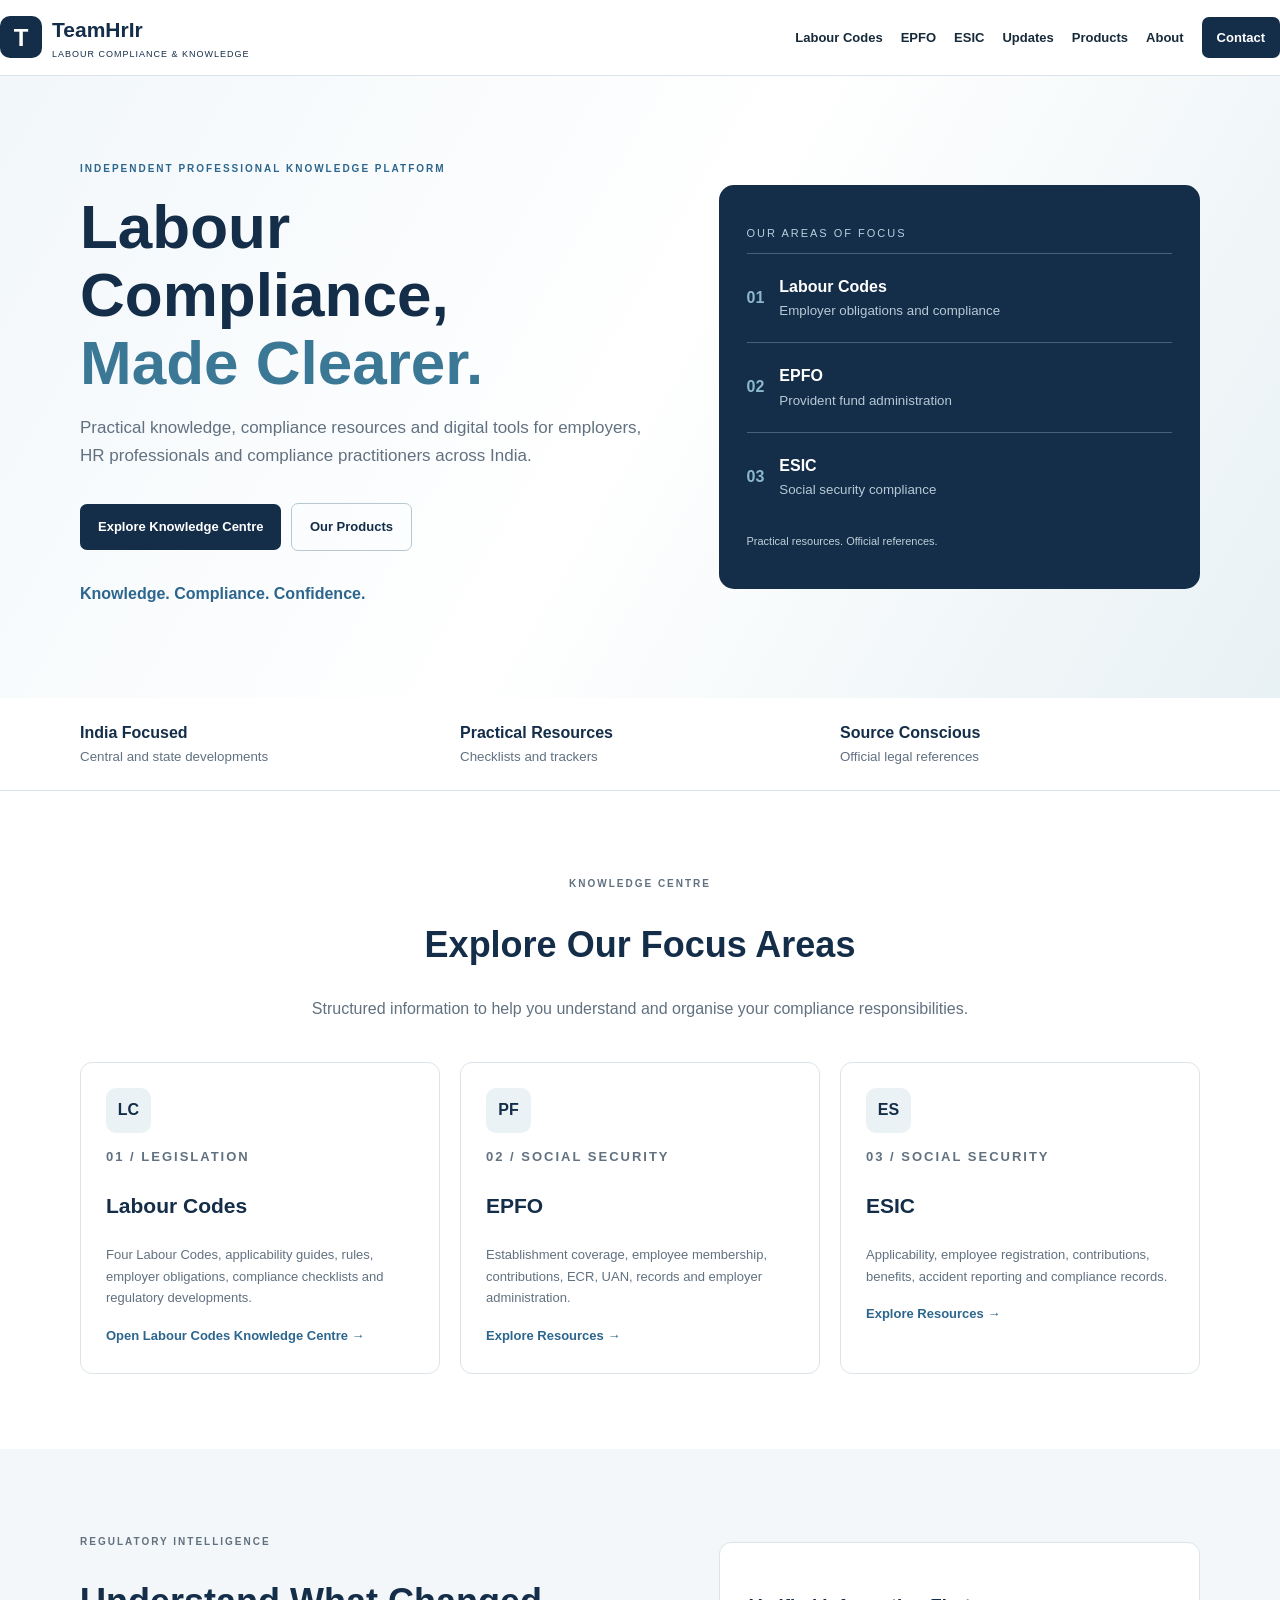
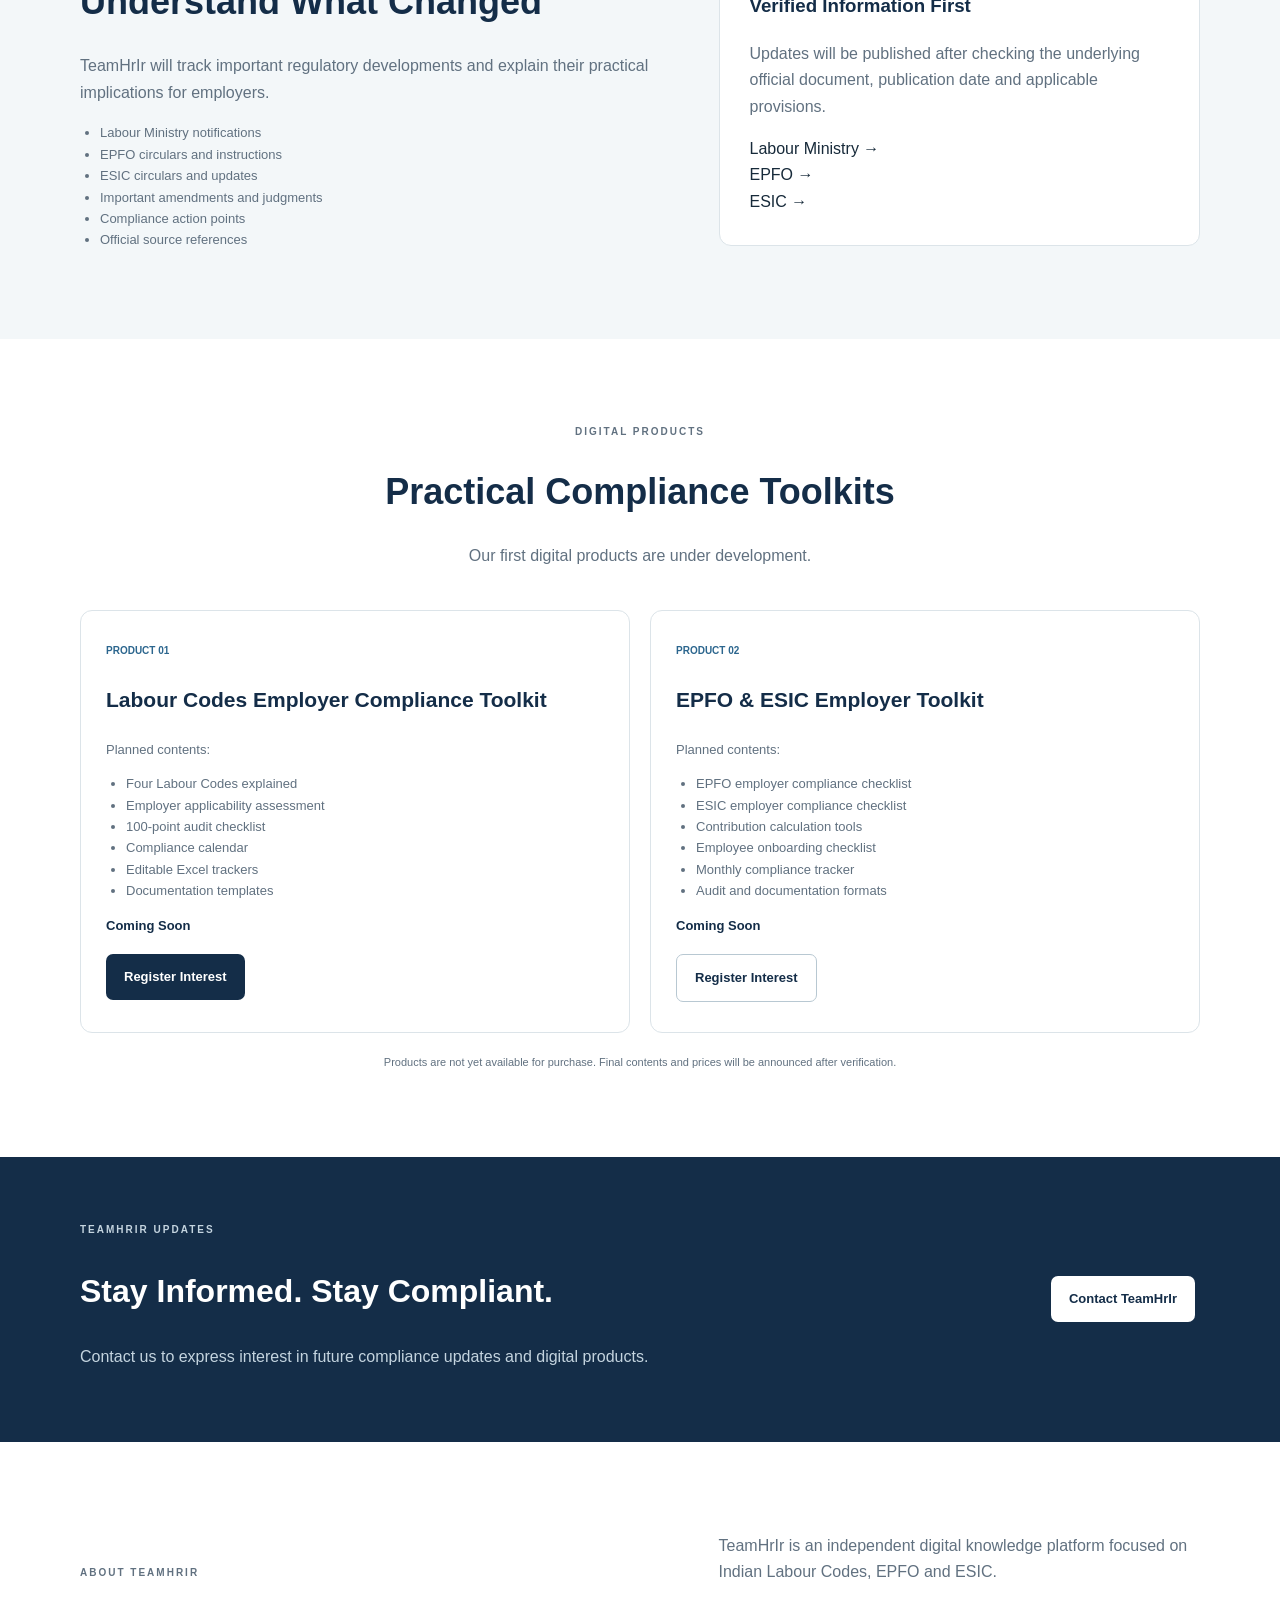
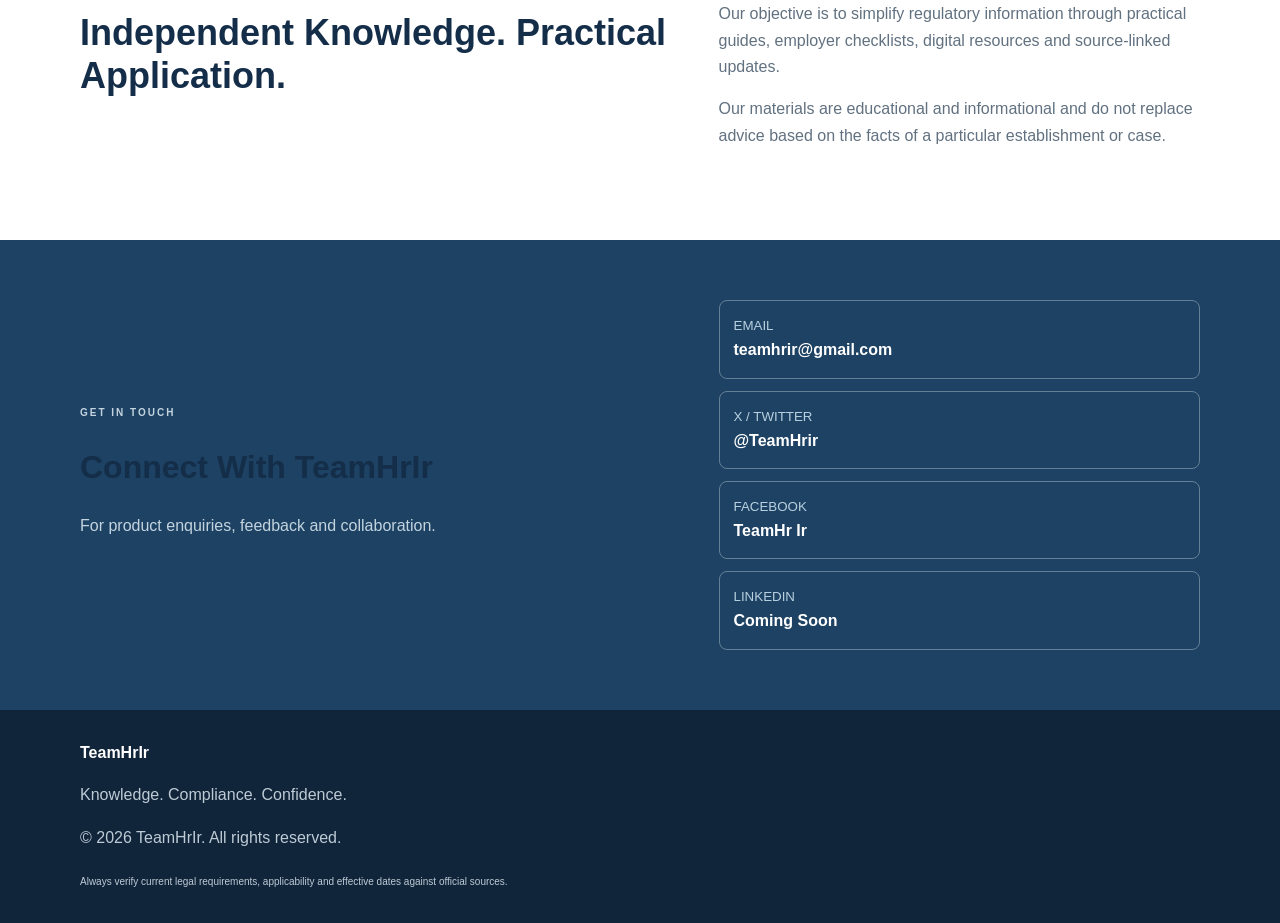
<file: index.html>
<!DOCTYPE html>
<html lang="en">
<head>
<meta charset="UTF-8">
<meta name="viewport" content="width=device-width, initial-scale=1">
<meta name="description" content="TeamHrIr - Independent Indian Labour Compliance Knowledge Platform">
<meta name="theme-color" content="#142d48">
<title>TeamHrIr | Labour Compliance & Knowledge</title>
<link rel="stylesheet" href="assets/styles.css">
</head>
<body>

<header class="header">
  <div class="nav-wrap">
    <a href="#home" class="brand">
      <span class="logo">T</span>
      <span>
        <strong>TeamHrIr</strong>
        <small>LABOUR COMPLIANCE & KNOWLEDGE</small>
      </span>
    </a>
    <button class="menu-toggle" id="menuToggle">☰</button>
    <nav id="navigation">
      <a href="labour-codes.html">Labour Codes</a>
      <a href="#epfo">EPFO</a>
      <a href="#esic">ESIC</a>
      <a href="#updates">Updates</a>
      <a href="#products">Products</a>
      <a href="#about">About</a>
      <a href="#contact" class="nav-button">Contact</a>
    </nav>
  </div>
</header>

<main>
<section class="hero" id="home">
  <div class="container hero-grid">
    <div>
      <p class="eyebrow">INDEPENDENT PROFESSIONAL KNOWLEDGE PLATFORM</p>
      <h1>Labour Compliance,<br><span>Made Clearer.</span></h1>
      <p class="lead">
        Practical knowledge, compliance resources and digital
        tools for employers, HR professionals and compliance
        practitioners across India.
      </p>
      <a href="#resources" class="btn primary">Explore Knowledge Centre</a>
      <a href="#products" class="btn secondary">Our Products</a>
      <p class="tagline">Knowledge. Compliance. Confidence.</p>
    </div>

    <div class="hero-panel">
      <p class="panel-heading">OUR AREAS OF FOCUS</p>
      <div class="focus">
        <b>01</b>
        <div><strong>Labour Codes</strong>
        <small>Employer obligations and compliance</small></div>
      </div>
      <div class="focus">
        <b>02</b>
        <div><strong>EPFO</strong>
        <small>Provident fund administration</small></div>
      </div>
      <div class="focus">
        <b>03</b>
        <div><strong>ESIC</strong>
        <small>Social security compliance</small></div>
      </div>
      <p class="panel-footer">Practical resources. Official references.</p>
    </div>
  </div>
</section>

<section class="trust">
  <div class="container trust-grid">
    <div><strong>India Focused</strong><small>Central and state developments</small></div>
    <div><strong>Practical Resources</strong><small>Checklists and trackers</small></div>
    <div><strong>Source Conscious</strong><small>Official legal references</small></div>
  </div>
</section>

<section class="section" id="resources">
  <div class="container">
    <div class="section-title">
      <p class="eyebrow">KNOWLEDGE CENTRE</p>
      <h2>Explore Our Focus Areas</h2>
      <p>Structured information to help you understand and
      organise your compliance responsibilities.</p>
    </div>

    <div class="cards">

      <article class="card" id="labour">
        <div class="card-icon">LC</div>
        <p class="eyebrow">01 / LEGISLATION</p>
        <h3>Labour Codes</h3>
        <p>Four Labour Codes, applicability guides, rules,
        employer obligations, compliance checklists and
        regulatory developments.</p>
        <a href="labour-codes.html">Open Labour Codes Knowledge Centre →</a>
      </article>

      <article class="card" id="epfo">
        <div class="card-icon">PF</div>
        <p class="eyebrow">02 / SOCIAL SECURITY</p>
        <h3>EPFO</h3>
        <p>Establishment coverage, employee membership,
        contributions, ECR, UAN, records and employer
        administration.</p>
        <a href="#products">Explore Resources →</a>
      </article>

      <article class="card" id="esic">
        <div class="card-icon">ES</div>
        <p class="eyebrow">03 / SOCIAL SECURITY</p>
        <h3>ESIC</h3>
        <p>Applicability, employee registration, contributions,
        benefits, accident reporting and compliance records.</p>
        <a href="#products">Explore Resources →</a>
      </article>

    </div>
  </div>
</section>

<section class="section soft" id="updates">
  <div class="container split">
    <div>
      <p class="eyebrow">REGULATORY INTELLIGENCE</p>
      <h2>Understand What Changed</h2>
      <p>TeamHrIr will track important regulatory developments
      and explain their practical implications for employers.</p>
      <ul>
        <li>Labour Ministry notifications</li>
        <li>EPFO circulars and instructions</li>
        <li>ESIC circulars and updates</li>
        <li>Important amendments and judgments</li>
        <li>Compliance action points</li>
        <li>Official source references</li>
      </ul>
    </div>
    <div class="update-box">
      <h3>Verified Information First</h3>
      <p>Updates will be published after checking the underlying
      official document, publication date and applicable provisions.</p>
      <a href="https://labour.gov.in" target="_blank">Labour Ministry →</a><br>
      <a href="https://www.epfindia.gov.in" target="_blank">EPFO →</a><br>
      <a href="https://www.esic.gov.in" target="_blank">ESIC →</a>
    </div>
  </div>
</section>

<section class="section" id="products">
  <div class="container">
    <div class="section-title">
      <p class="eyebrow">DIGITAL PRODUCTS</p>
      <h2>Practical Compliance Toolkits</h2>
      <p>Our first digital products are under development.</p>
    </div>

    <div class="cards products">
      <article class="card product">
        <span class="product-label">PRODUCT 01</span>
        <h3>Labour Codes Employer Compliance Toolkit</h3>
        <p>Planned contents:</p>
        <ul>
          <li>Four Labour Codes explained</li>
          <li>Employer applicability assessment</li>
          <li>100-point audit checklist</li>
          <li>Compliance calendar</li>
          <li>Editable Excel trackers</li>
          <li>Documentation templates</li>
        </ul>
        <p class="price">Coming Soon</p>
        <a class="btn primary"
           href="mailto:teamhrir@gmail.com?subject=Labour%20Codes%20Toolkit">
           Register Interest
        </a>
      </article>

      <article class="card product">
        <span class="product-label">PRODUCT 02</span>
        <h3>EPFO & ESIC Employer Toolkit</h3>
        <p>Planned contents:</p>
        <ul>
          <li>EPFO employer compliance checklist</li>
          <li>ESIC employer compliance checklist</li>
          <li>Contribution calculation tools</li>
          <li>Employee onboarding checklist</li>
          <li>Monthly compliance tracker</li>
          <li>Audit and documentation formats</li>
        </ul>
        <p class="price">Coming Soon</p>
        <a class="btn secondary"
           href="mailto:teamhrir@gmail.com?subject=EPFO%20ESIC%20Toolkit">
           Register Interest
        </a>
      </article>
    </div>
    <p class="note">Products are not yet available for purchase.
    Final contents and prices will be announced after verification.</p>
  </div>
</section>

<section class="newsletter">
  <div class="container newsletter-inner">
    <div>
      <p class="eyebrow light">TEAMHRIR UPDATES</p>
      <h2>Stay Informed. Stay Compliant.</h2>
      <p>Contact us to express interest in future compliance
      updates and digital products.</p>
    </div>
    <a class="btn white"
       href="mailto:teamhrir@gmail.com?subject=TeamHrIr%20Updates">
       Contact TeamHrIr
    </a>
  </div>
</section>

<section class="section" id="about">
  <div class="container split">
    <div>
      <p class="eyebrow">ABOUT TEAMHRIR</p>
      <h2>Independent Knowledge. Practical Application.</h2>
    </div>
    <div>
      <p>TeamHrIr is an independent digital knowledge platform
      focused on Indian Labour Codes, EPFO and ESIC.</p>
      <p>Our objective is to simplify regulatory information
      through practical guides, employer checklists, digital
      resources and source-linked updates.</p>
      <p>Our materials are educational and informational and
      do not replace advice based on the facts of a particular
      establishment or case.</p>
    </div>
  </div>
</section>

<section class="contact" id="contact">
  <div class="container split">
    <div>
      <p class="eyebrow light">GET IN TOUCH</p>
      <h2>Connect With TeamHrIr</h2>
      <p>For product enquiries, feedback and collaboration.</p>
    </div>
    <div class="contact-links">
      <a href="mailto:teamhrir@gmail.com">
        <small>EMAIL</small>
        <strong>teamhrir@gmail.com</strong>
      </a>
      <a href="https://x.com/TeamHrir" target="_blank">
        <small>X / TWITTER</small>
        <strong>@TeamHrir</strong>
      </a>
      <div>
        <small>FACEBOOK</small>
        <strong>TeamHr Ir</strong>
      </div>
      <div>
        <small>LINKEDIN</small>
        <strong>Coming Soon</strong>
      </div>
    </div>
  </div>
</section>

</main>

<footer>
  <div class="container footer">
    <strong>TeamHrIr</strong>
    <p>Knowledge. Compliance. Confidence.</p>
    <p>© <span id="year"></span> TeamHrIr. All rights reserved.</p>
    <small>Always verify current legal requirements, applicability
    and effective dates against official sources.</small>
  </div>
</footer>

<script src="assets/site.js"></script>
</body>
</html>
</file>
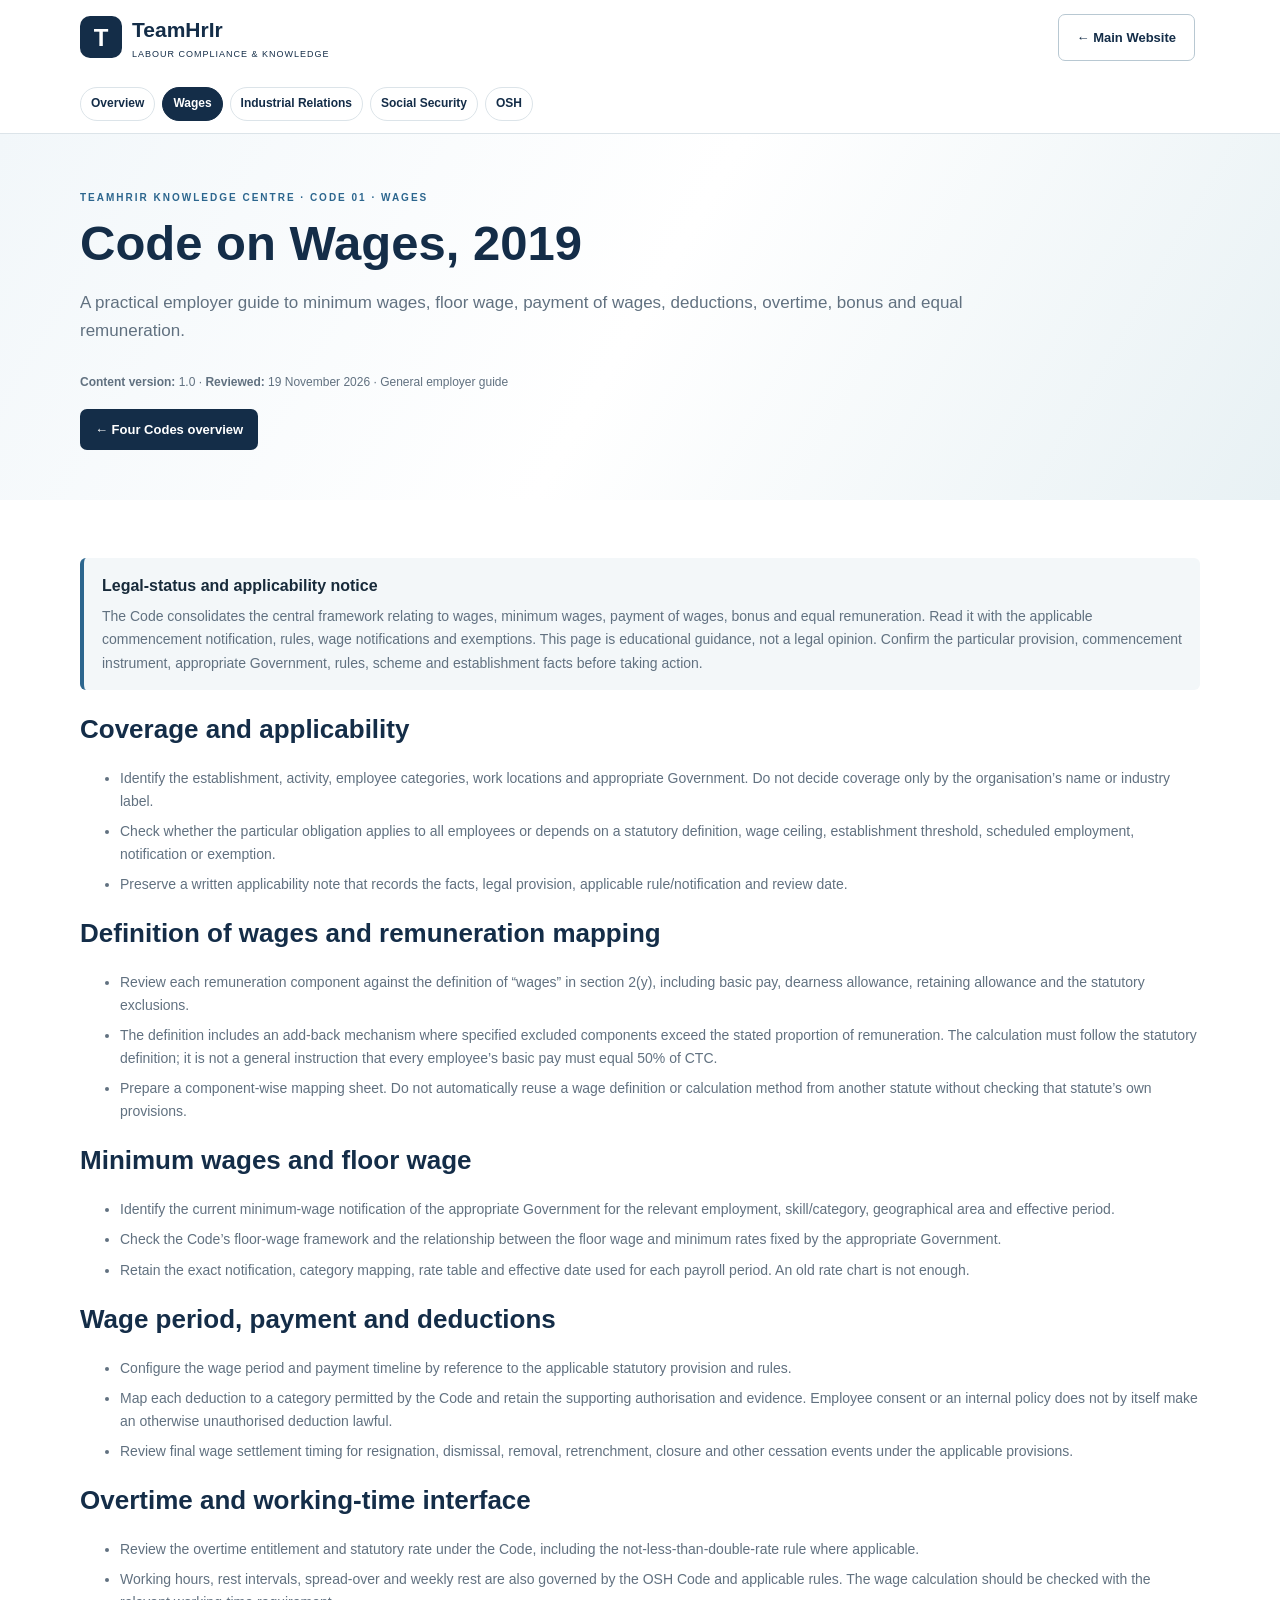
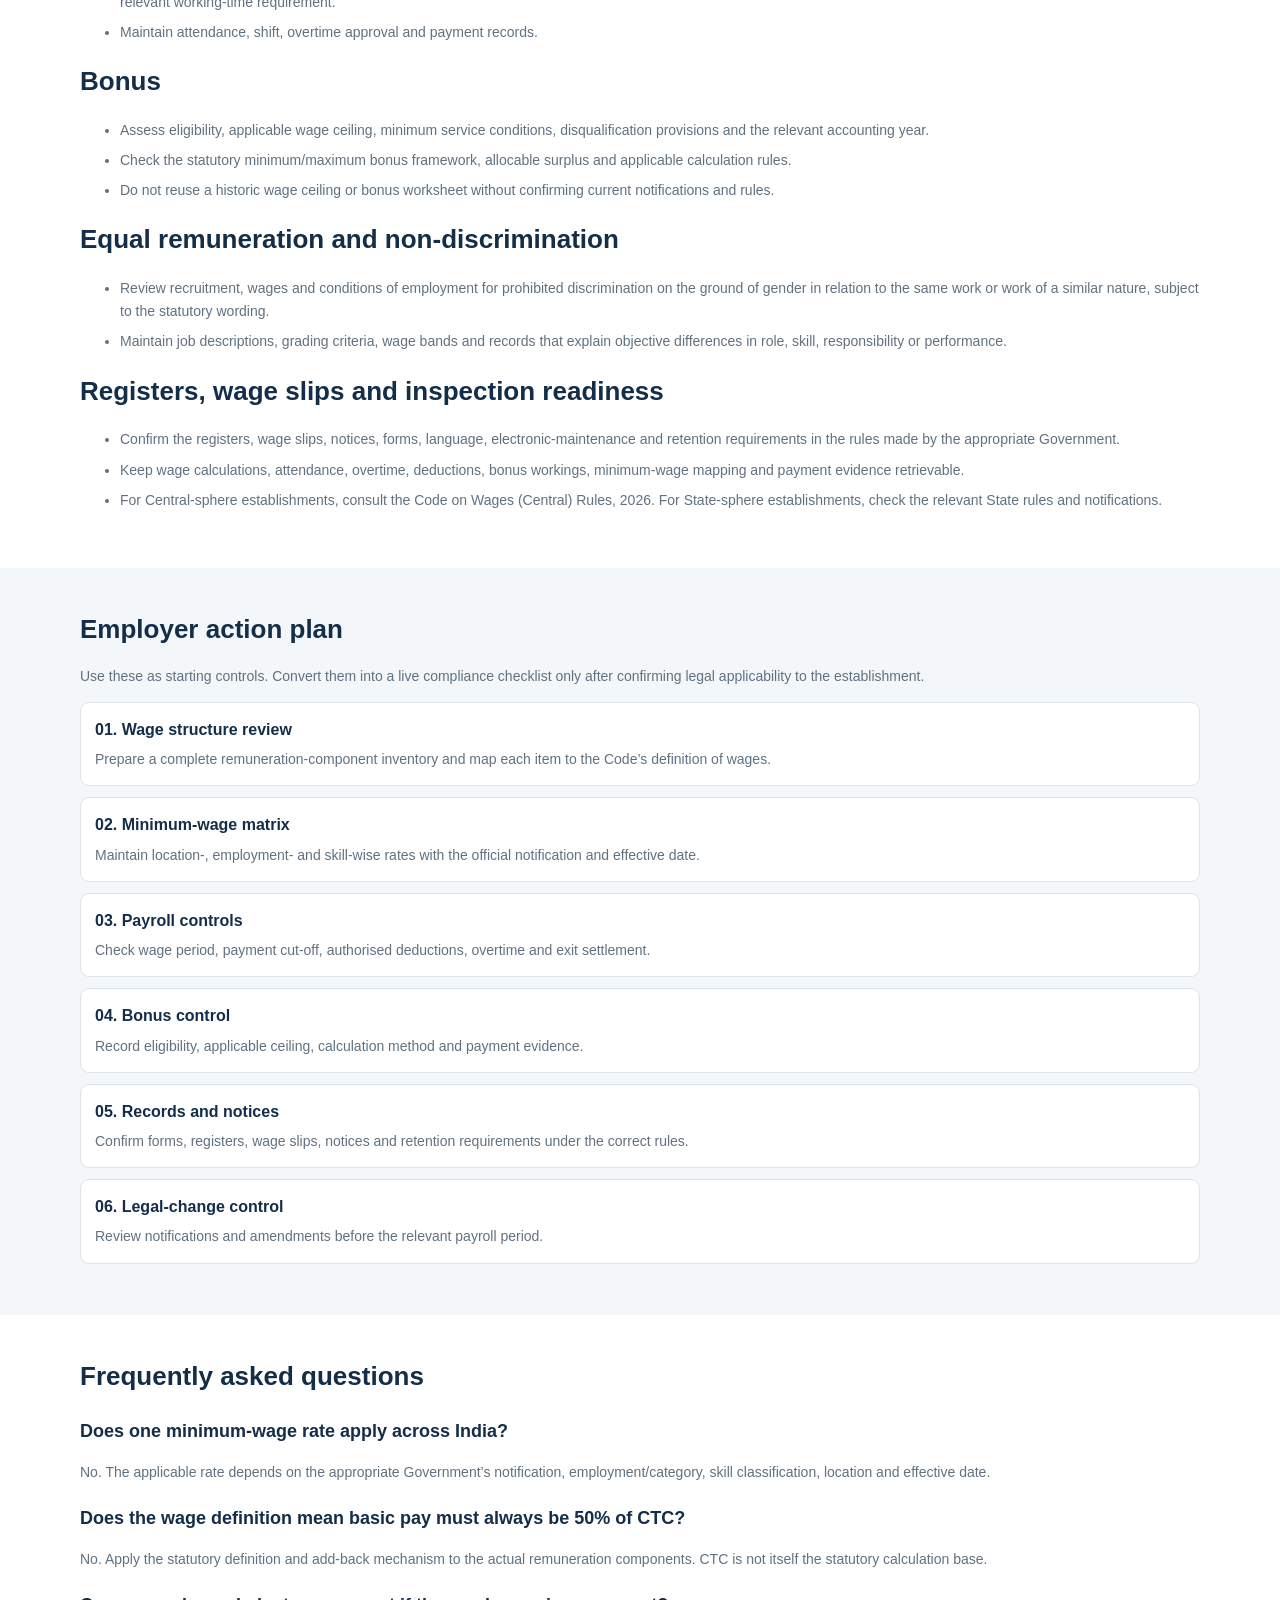
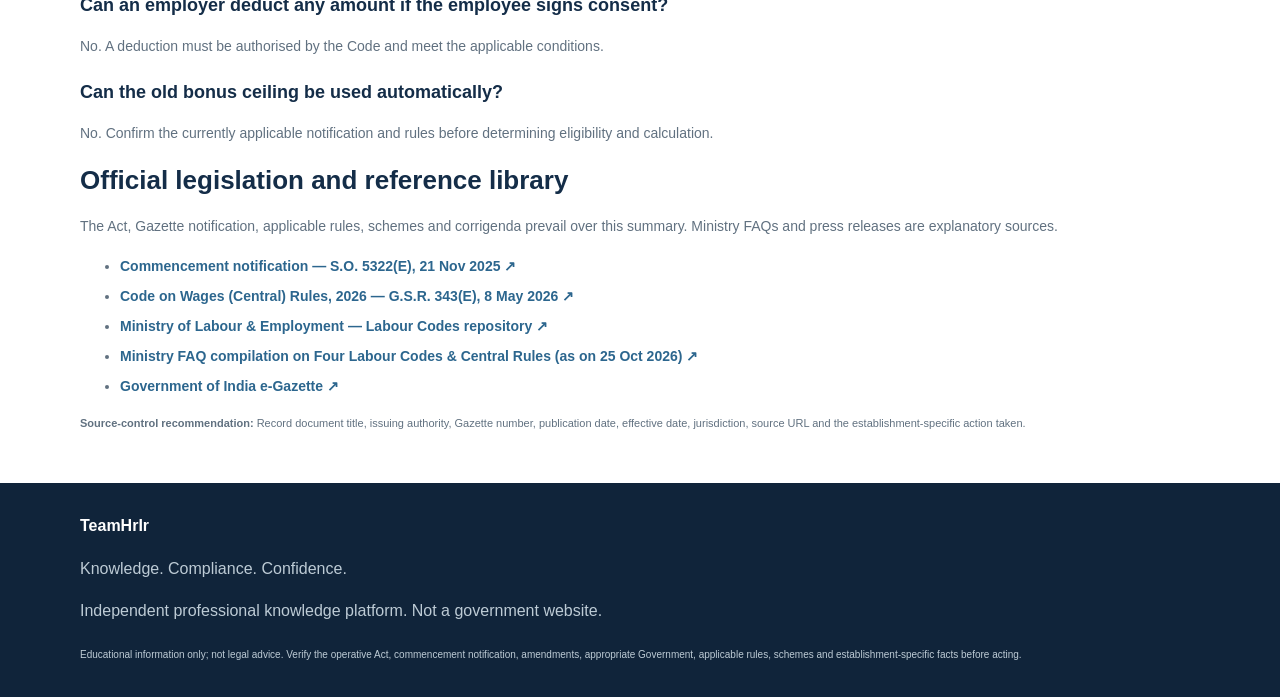
<file: code-on-wages.html>
<!DOCTYPE html>
<html lang="en">
  <head>
    <meta charset="UTF-8">
    <meta name="viewport" content="width=device-width, initial-scale=1">
    <meta name="description" content="A practical employer guide to minimum wages, floor wage, payment of wages, deductions, overtime, bonus and equal remuneration.">
    <meta name="theme-color" content="#142d48">
    <title>Code on Wages, 2019 | TeamHrIr</title>
    <link rel="stylesheet" href="assets/styles.css"><style>
.kc-hero{padding:46px 0;background:linear-gradient(120deg,#f2f7fa,#fff,#e8f1f4)}
.kc-hero h1{font-size:clamp(34px,5vw,49px);line-height:1.13;color:var(--navy);margin:10px 0}
.kc-hero .lead{max-width:900px}
.kc-meta{font-size:12px;color:var(--muted)}
.kc-subnav{display:flex;gap:7px;flex-wrap:wrap;padding:12px 0;overflow-x:auto}
.kc-subnav a{font-size:12px;font-weight:bold;color:var(--navy);border:1px solid var(--line);border-radius:20px;padding:6px 10px;white-space:nowrap}
.kc-subnav a.active{background:var(--navy);color:#fff;border-color:var(--navy)}
.kc-section{padding:40px 0}
.kc-section h2{font-size:26px;color:var(--navy);margin:0 0 12px}
.kc-section h3{font-size:18px;color:var(--navy);margin:20px 0 6px}
.kc-section p,.kc-section li{font-size:14px;color:var(--muted)}
.kc-section li{margin:7px 0}
.kc-grid{display:grid;grid-template-columns:repeat(2,minmax(0,1fr));gap:17px}
.kc-card{border:1px solid var(--line);border-radius:12px;padding:21px;background:#fff}
.kc-card h2{font-size:21px;margin:8px 0}
.kc-card p,.kc-card li{font-size:13px;color:var(--muted)}
.kc-label{font-size:10px;letter-spacing:1.5px;color:var(--blue);font-weight:bold}
.kc-callout{background:#f3f7f9;border-left:4px solid var(--blue);border-radius:6px;padding:15px 18px;margin:18px 0}
.kc-callout p{margin:6px 0 0}
.kc-table{width:100%;border-collapse:collapse;font-size:13px}
.kc-table th,.kc-table td{border:1px solid var(--line);padding:10px;text-align:left;vertical-align:top}
.kc-table th{background:#f3f7f9;color:var(--navy)}
.kc-links a{color:var(--blue);font-weight:bold;overflow-wrap:anywhere}
.kc-small{font-size:11px!important;color:var(--muted)}
.kc-action{border:1px solid var(--line);border-radius:9px;background:#fff;padding:14px;margin:11px 0}
.kc-action strong{color:var(--navy)}
.kc-action p{margin:5px 0 0}
.kc-btn{display:inline-block;background:var(--navy);color:#fff!important;padding:10px 15px;border-radius:7px;font-size:13px;font-weight:bold;margin:4px 5px 4px 0}
.kc-btn.alt{background:#fff;color:var(--navy)!important;border:1px solid #b8c8d2}
@media(max-width:680px){.kc-grid{grid-template-columns:1fr}.kc-section{padding:29px 0}.kc-table{font-size:11px}.kc-table th,.kc-table td{padding:7px}}
</style></head>
    <body>
      <header class="header">
        <div class="container nav-wrap">
          <a href="index.html" class="brand">
            <span class="logo">T</span>
            <span>
              <strong>TeamHrIr</strong>
              <small>LABOUR COMPLIANCE &amp; KNOWLEDGE</small>
            </span>
          </a>
          <a class="btn secondary" href="index.html">← Main Website</a>
        </div>
        <div class="container kc-subnav">
          <a class="" href="labour-codes.html">Overview</a>
          <a class="active" href="code-on-wages.html">Wages</a>
          <a class="" href="industrial-relations.html">Industrial Relations</a>
          <a class="" href="social-security.html">Social Security</a>
          <a class="" href="osh-code.html">OSH</a>
        </div>
      </header>
      <main>
        <section class="kc-hero">
          <div class="container">
            <p class="eyebrow">TEAMHRIR KNOWLEDGE CENTRE · CODE 01 · WAGES</p>
            <h1>Code on Wages, 2019</h1>
            <p class="lead">A practical employer guide to minimum wages, floor wage, payment of wages, deductions, overtime, bonus and equal remuneration.</p>
            <p class="kc-meta">
              <b>Content version:</b> 1.0 · <b>Reviewed:</b> 19 November 2026 · General employer guide</p>
              <a class="kc-btn" href="labour-codes.html">← Four Codes overview</a>
            </div>
          </section>
          <section class="kc-section">
            <div class="container">
              <div class="kc-callout">
                <b>Legal-status and applicability notice</b>
                <p>The Code consolidates the central framework relating to wages, minimum wages, payment of wages, bonus and equal remuneration. Read it with the applicable commencement notification, rules, wage notifications and exemptions. This page is educational guidance, not a legal opinion. Confirm the particular provision, commencement instrument, appropriate Government, rules, scheme and establishment facts before taking action.</p>
              </div>
              <h2>Coverage and applicability</h2>
              <ul>
                <li>Identify the establishment, activity, employee categories, work locations and appropriate Government. Do not decide coverage only by the organisation’s name or industry label.</li>
                <li>Check whether the particular obligation applies to all employees or depends on a statutory definition, wage ceiling, establishment threshold, scheduled employment, notification or exemption.</li>
                <li>Preserve a written applicability note that records the facts, legal provision, applicable rule/notification and review date.</li>
              </ul>
              <h2>Definition of wages and remuneration mapping</h2>
              <ul>
                <li>Review each remuneration component against the definition of “wages” in section 2(y), including basic pay, dearness allowance, retaining allowance and the statutory exclusions.</li>
                <li>The definition includes an add-back mechanism where specified excluded components exceed the stated proportion of remuneration. The calculation must follow the statutory definition; it is not a general instruction that every employee’s basic pay must equal 50% of CTC.</li>
                <li>Prepare a component-wise mapping sheet. Do not automatically reuse a wage definition or calculation method from another statute without checking that statute’s own provisions.</li>
              </ul>
              <h2>Minimum wages and floor wage</h2>
              <ul>
                <li>Identify the current minimum-wage notification of the appropriate Government for the relevant employment, skill/category, geographical area and effective period.</li>
                <li>Check the Code’s floor-wage framework and the relationship between the floor wage and minimum rates fixed by the appropriate Government.</li>
                <li>Retain the exact notification, category mapping, rate table and effective date used for each payroll period. An old rate chart is not enough.</li>
              </ul>
              <h2>Wage period, payment and deductions</h2>
              <ul>
                <li>Configure the wage period and payment timeline by reference to the applicable statutory provision and rules.</li>
                <li>Map each deduction to a category permitted by the Code and retain the supporting authorisation and evidence. Employee consent or an internal policy does not by itself make an otherwise unauthorised deduction lawful.</li>
                <li>Review final wage settlement timing for resignation, dismissal, removal, retrenchment, closure and other cessation events under the applicable provisions.</li>
              </ul>
              <h2>Overtime and working-time interface</h2>
              <ul>
                <li>Review the overtime entitlement and statutory rate under the Code, including the not-less-than-double-rate rule where applicable.</li>
                <li>Working hours, rest intervals, spread-over and weekly rest are also governed by the OSH Code and applicable rules. The wage calculation should be checked with the relevant working-time requirement.</li>
                <li>Maintain attendance, shift, overtime approval and payment records.</li>
              </ul>
              <h2>Bonus</h2>
              <ul>
                <li>Assess eligibility, applicable wage ceiling, minimum service conditions, disqualification provisions and the relevant accounting year.</li>
                <li>Check the statutory minimum/maximum bonus framework, allocable surplus and applicable calculation rules.</li>
                <li>Do not reuse a historic wage ceiling or bonus worksheet without confirming current notifications and rules.</li>
              </ul>
              <h2>Equal remuneration and non-discrimination</h2>
              <ul>
                <li>Review recruitment, wages and conditions of employment for prohibited discrimination on the ground of gender in relation to the same work or work of a similar nature, subject to the statutory wording.</li>
                <li>Maintain job descriptions, grading criteria, wage bands and records that explain objective differences in role, skill, responsibility or performance.</li>
              </ul>
              <h2>Registers, wage slips and inspection readiness</h2>
              <ul>
                <li>Confirm the registers, wage slips, notices, forms, language, electronic-maintenance and retention requirements in the rules made by the appropriate Government.</li>
                <li>Keep wage calculations, attendance, overtime, deductions, bonus workings, minimum-wage mapping and payment evidence retrievable.</li>
                <li>For Central-sphere establishments, consult the Code on Wages (Central) Rules, 2026. For State-sphere establishments, check the relevant State rules and notifications.</li>
              </ul>
            </div>
          </section>
          <section class="kc-section soft">
            <div class="container">
              <h2>Employer action plan</h2>
              <p>Use these as starting controls. Convert them into a live compliance checklist only after confirming legal applicability to the establishment.</p>
              <div class="kc-action">
                <strong>01. Wage structure review</strong>
                <p>Prepare a complete remuneration-component inventory and map each item to the Code’s definition of wages.</p>
              </div>
              <div class="kc-action">
                <strong>02. Minimum-wage matrix</strong>
                <p>Maintain location-, employment- and skill-wise rates with the official notification and effective date.</p>
              </div>
              <div class="kc-action">
                <strong>03. Payroll controls</strong>
                <p>Check wage period, payment cut-off, authorised deductions, overtime and exit settlement.</p>
              </div>
              <div class="kc-action">
                <strong>04. Bonus control</strong>
                <p>Record eligibility, applicable ceiling, calculation method and payment evidence.</p>
              </div>
              <div class="kc-action">
                <strong>05. Records and notices</strong>
                <p>Confirm forms, registers, wage slips, notices and retention requirements under the correct rules.</p>
              </div>
              <div class="kc-action">
                <strong>06. Legal-change control</strong>
                <p>Review notifications and amendments before the relevant payroll period.</p>
              </div>
            </div>
          </section>
          <section class="kc-section">
            <div class="container">
              <h2>Frequently asked questions</h2>
              <h3>Does one minimum-wage rate apply across India?</h3>
              <p>No. The applicable rate depends on the appropriate Government’s notification, employment/category, skill classification, location and effective date.</p>
              <h3>Does the wage definition mean basic pay must always be 50% of CTC?</h3>
              <p>No. Apply the statutory definition and add-back mechanism to the actual remuneration components. CTC is not itself the statutory calculation base.</p>
              <h3>Can an employer deduct any amount if the employee signs consent?</h3>
              <p>No. A deduction must be authorised by the Code and meet the applicable conditions.</p>
              <h3>Can the old bonus ceiling be used automatically?</h3>
              <p>No. Confirm the currently applicable notification and rules before determining eligibility and calculation.</p>
              <h2>Official legislation and reference library</h2>
              <p>The Act, Gazette notification, applicable rules, schemes and corrigenda prevail over this summary. Ministry FAQs and press releases are explanatory sources.</p>
              <ul class="kc-links">
                <li>
                  <a href="https://egazette.gov.in/WriteReadData/2025/267885.pdf" target="_blank" rel="noopener noreferrer">Commencement notification — S.O. 5322(E), 21 Nov 2025 ↗</a>
                </li>
                <li>
                  <a href="https://egazette.gov.in/WriteReadData/2026/272365.pdf" target="_blank" rel="noopener noreferrer">Code on Wages (Central) Rules, 2026 — G.S.R. 343(E), 8 May 2026 ↗</a>
                </li>
                <li>
                  <a href="https://www.labour.gov.in/offerings/schemes-and-services/details/labour-codes-gzNzQzMtQWa" target="_blank" rel="noopener noreferrer">Ministry of Labour & Employment — Labour Codes repository ↗</a>
                </li>
                <li>
                  <a href="https://www.labour.gov.in/static/uploads/2026/11/da640b1558a315e81e22ce5ac12f463f.pdf" target="_blank" rel="noopener noreferrer">Ministry FAQ compilation on Four Labour Codes & Central Rules (as on 25 Oct 2026) ↗</a>
                </li>
                <li>
                  <a href="https://egazette.gov.in/" target="_blank" rel="noopener noreferrer">Government of India e-Gazette ↗</a>
                </li>
              </ul>
              <p class="kc-small">
                <b>Source-control recommendation:</b> Record document title, issuing authority, Gazette number, publication date, effective date, jurisdiction, source URL and the establishment-specific action taken.</p>
              </div>
            </section>
          </main>
          <footer>
            <div class="container footer">
              <strong>TeamHrIr</strong>
              <p>Knowledge. Compliance. Confidence.</p>
              <p>Independent professional knowledge platform. Not a government website.</p>
              <small>Educational information only; not legal advice. Verify the operative Act, commencement notification, amendments, appropriate Government, applicable rules, schemes and establishment-specific facts before acting.</small>
            </div>
          </footer>
        </body>
      </html>
</file>
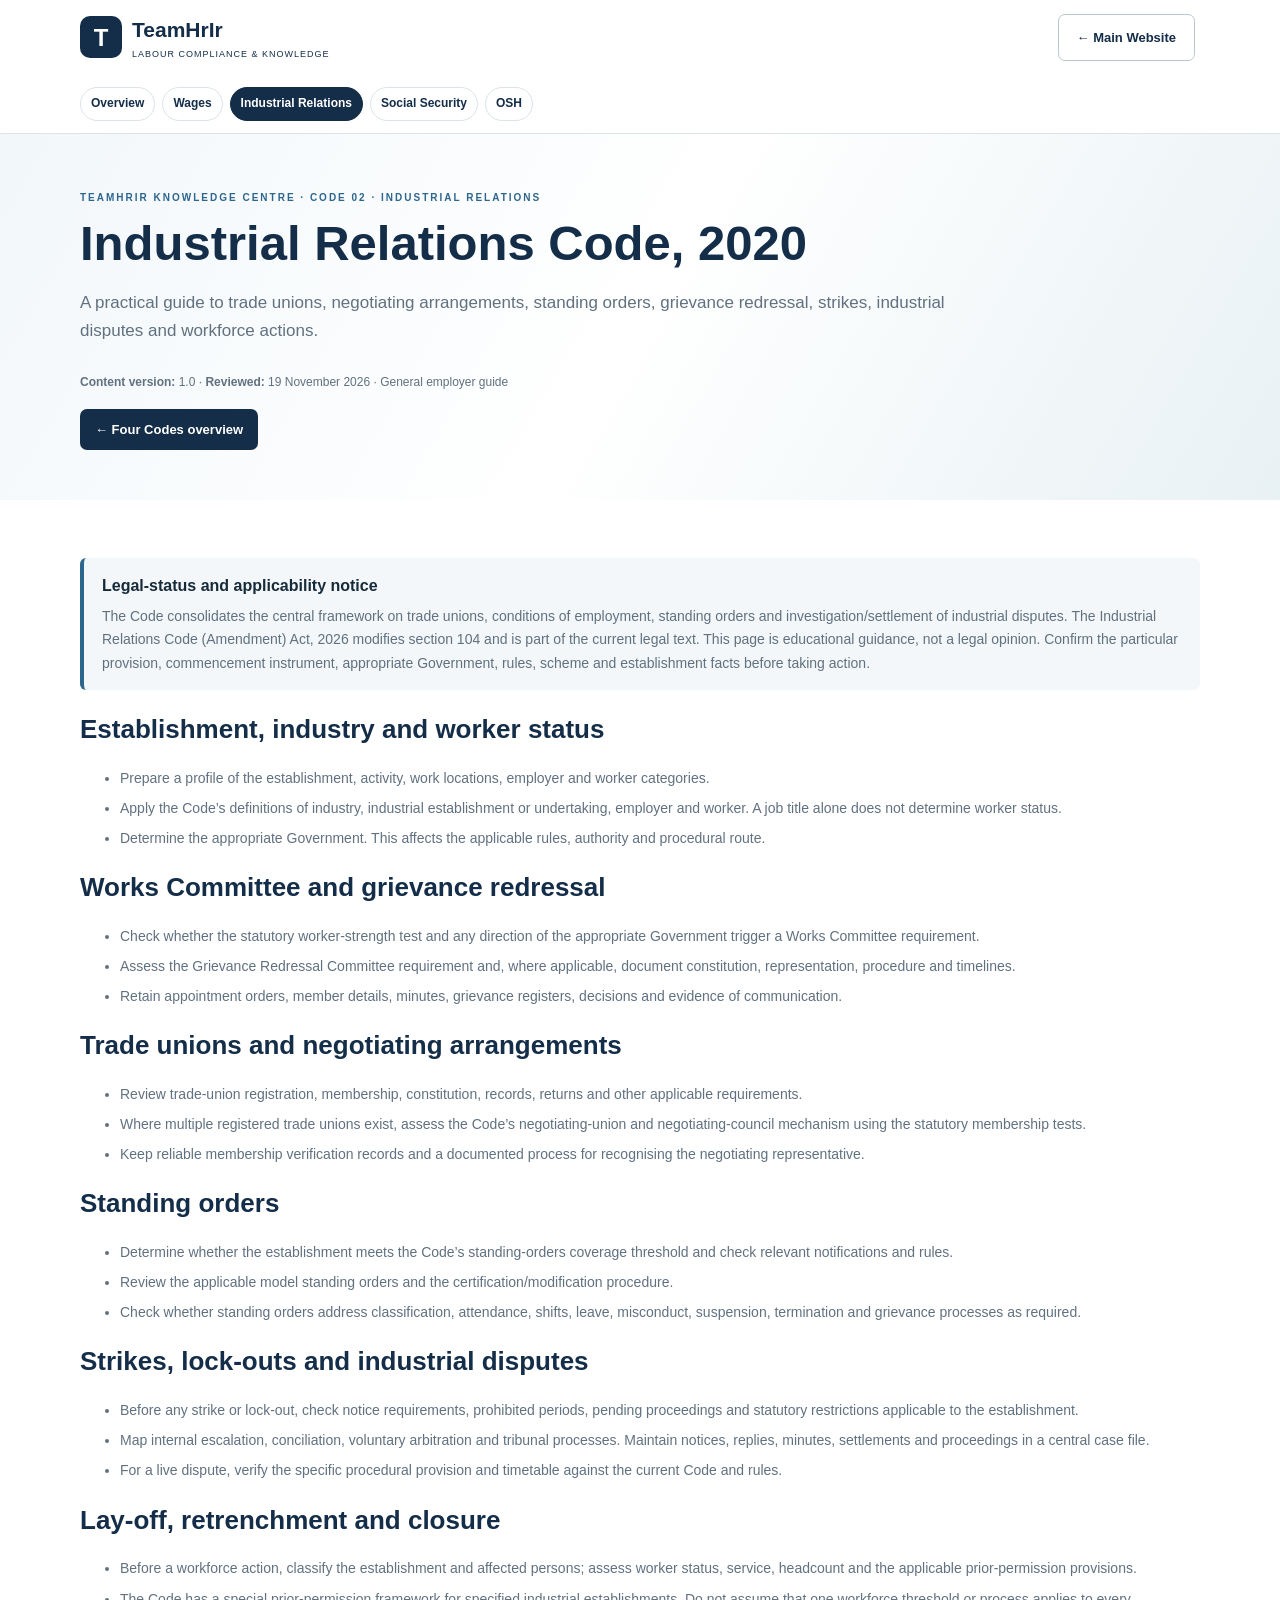
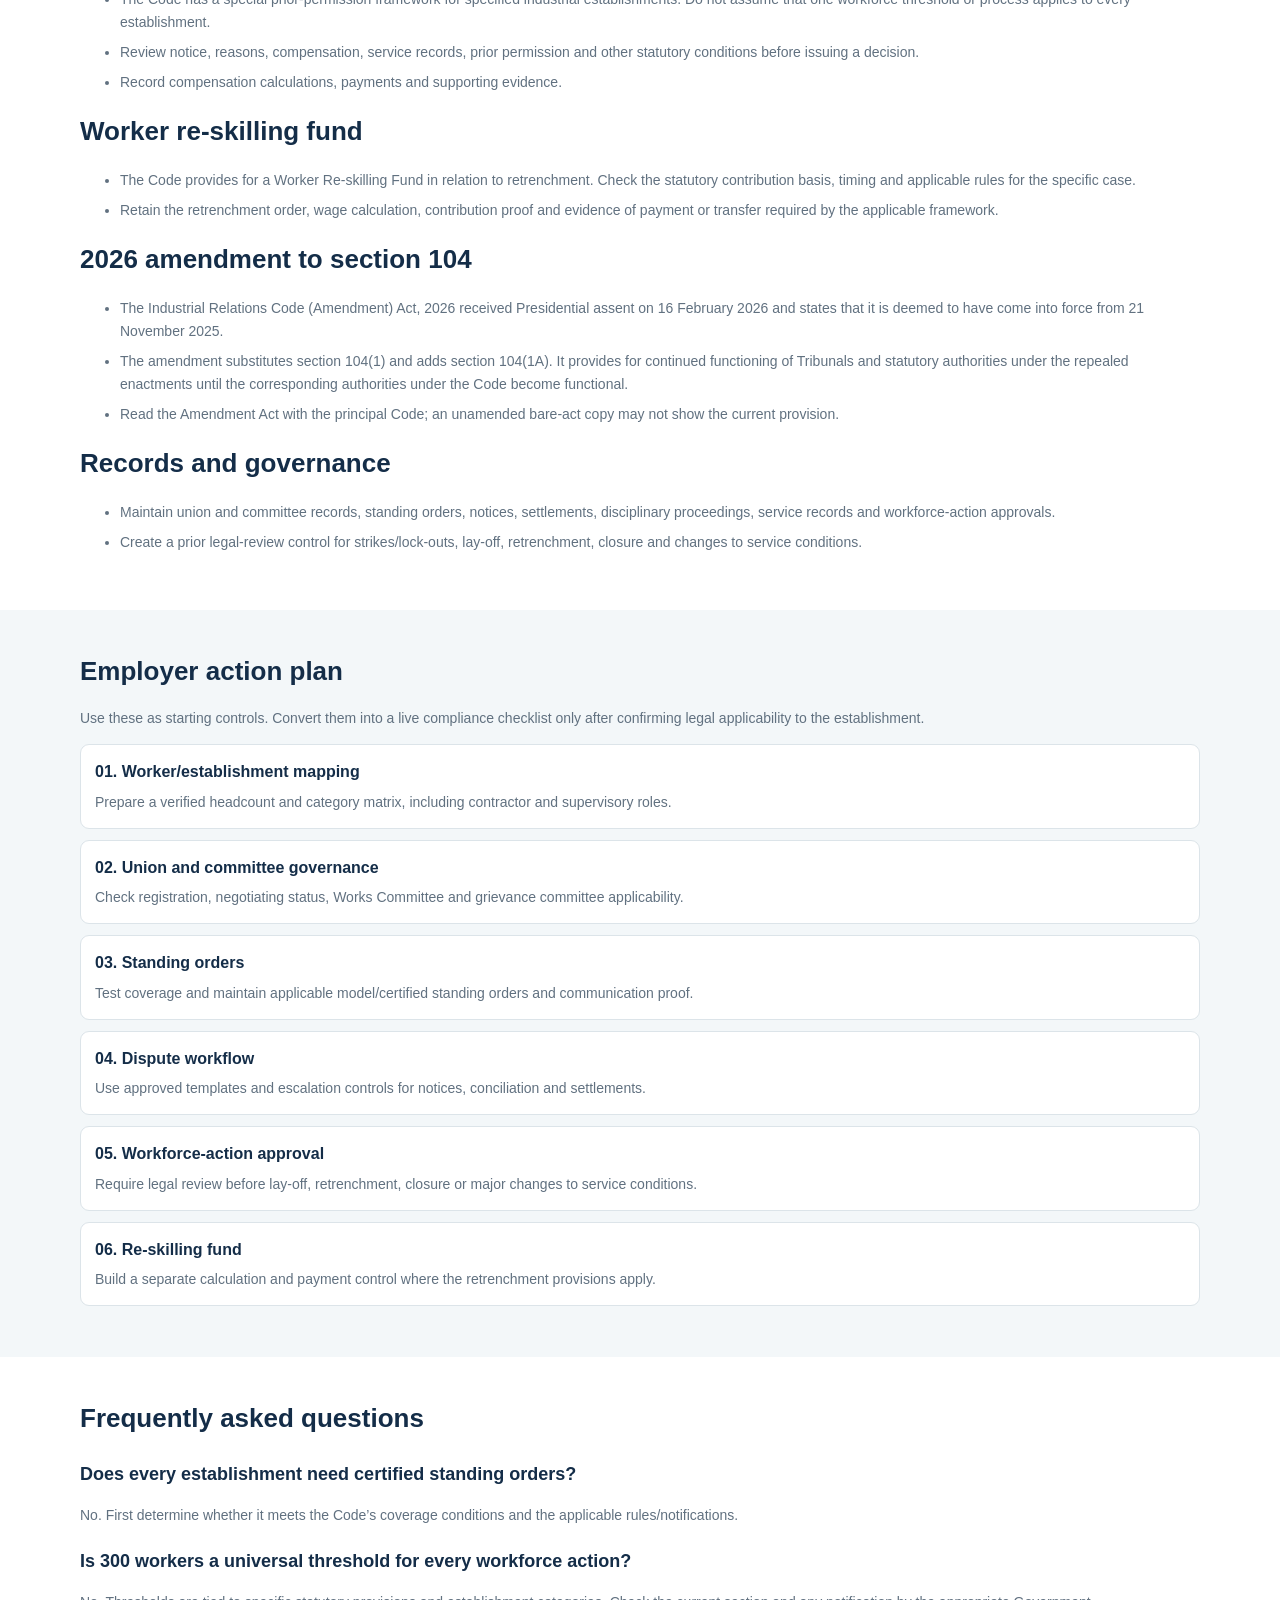
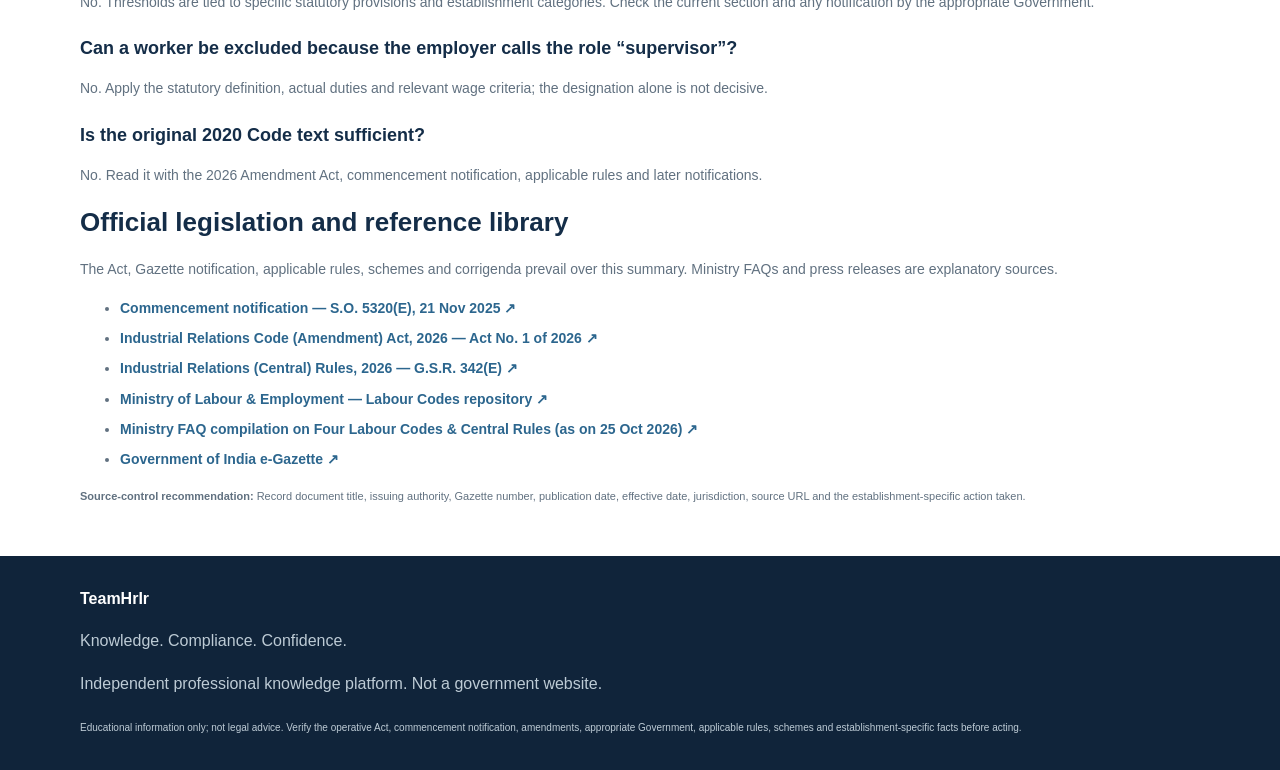
<file: industrial-relations.html>
<!DOCTYPE html>
<html lang="en">
  <head>
    <meta charset="UTF-8">
    <meta name="viewport" content="width=device-width, initial-scale=1">
    <meta name="description" content="A practical guide to trade unions, negotiating arrangements, standing orders, grievance redressal, strikes, industrial disputes and workforce actions.">
    <meta name="theme-color" content="#142d48">
    <title>Industrial Relations Code, 2020 | TeamHrIr</title>
    <link rel="stylesheet" href="assets/styles.css"><style>
.kc-hero{padding:46px 0;background:linear-gradient(120deg,#f2f7fa,#fff,#e8f1f4)}
.kc-hero h1{font-size:clamp(34px,5vw,49px);line-height:1.13;color:var(--navy);margin:10px 0}
.kc-hero .lead{max-width:900px}
.kc-meta{font-size:12px;color:var(--muted)}
.kc-subnav{display:flex;gap:7px;flex-wrap:wrap;padding:12px 0;overflow-x:auto}
.kc-subnav a{font-size:12px;font-weight:bold;color:var(--navy);border:1px solid var(--line);border-radius:20px;padding:6px 10px;white-space:nowrap}
.kc-subnav a.active{background:var(--navy);color:#fff;border-color:var(--navy)}
.kc-section{padding:40px 0}
.kc-section h2{font-size:26px;color:var(--navy);margin:0 0 12px}
.kc-section h3{font-size:18px;color:var(--navy);margin:20px 0 6px}
.kc-section p,.kc-section li{font-size:14px;color:var(--muted)}
.kc-section li{margin:7px 0}
.kc-grid{display:grid;grid-template-columns:repeat(2,minmax(0,1fr));gap:17px}
.kc-card{border:1px solid var(--line);border-radius:12px;padding:21px;background:#fff}
.kc-card h2{font-size:21px;margin:8px 0}
.kc-card p,.kc-card li{font-size:13px;color:var(--muted)}
.kc-label{font-size:10px;letter-spacing:1.5px;color:var(--blue);font-weight:bold}
.kc-callout{background:#f3f7f9;border-left:4px solid var(--blue);border-radius:6px;padding:15px 18px;margin:18px 0}
.kc-callout p{margin:6px 0 0}
.kc-table{width:100%;border-collapse:collapse;font-size:13px}
.kc-table th,.kc-table td{border:1px solid var(--line);padding:10px;text-align:left;vertical-align:top}
.kc-table th{background:#f3f7f9;color:var(--navy)}
.kc-links a{color:var(--blue);font-weight:bold;overflow-wrap:anywhere}
.kc-small{font-size:11px!important;color:var(--muted)}
.kc-action{border:1px solid var(--line);border-radius:9px;background:#fff;padding:14px;margin:11px 0}
.kc-action strong{color:var(--navy)}
.kc-action p{margin:5px 0 0}
.kc-btn{display:inline-block;background:var(--navy);color:#fff!important;padding:10px 15px;border-radius:7px;font-size:13px;font-weight:bold;margin:4px 5px 4px 0}
.kc-btn.alt{background:#fff;color:var(--navy)!important;border:1px solid #b8c8d2}
@media(max-width:680px){.kc-grid{grid-template-columns:1fr}.kc-section{padding:29px 0}.kc-table{font-size:11px}.kc-table th,.kc-table td{padding:7px}}
</style></head>
    <body>
      <header class="header">
        <div class="container nav-wrap">
          <a href="index.html" class="brand">
            <span class="logo">T</span>
            <span>
              <strong>TeamHrIr</strong>
              <small>LABOUR COMPLIANCE &amp; KNOWLEDGE</small>
            </span>
          </a>
          <a class="btn secondary" href="index.html">← Main Website</a>
        </div>
        <div class="container kc-subnav">
          <a class="" href="labour-codes.html">Overview</a>
          <a class="" href="code-on-wages.html">Wages</a>
          <a class="active" href="industrial-relations.html">Industrial Relations</a>
          <a class="" href="social-security.html">Social Security</a>
          <a class="" href="osh-code.html">OSH</a>
        </div>
      </header>
      <main>
        <section class="kc-hero">
          <div class="container">
            <p class="eyebrow">TEAMHRIR KNOWLEDGE CENTRE · CODE 02 · INDUSTRIAL RELATIONS</p>
            <h1>Industrial Relations Code, 2020</h1>
            <p class="lead">A practical guide to trade unions, negotiating arrangements, standing orders, grievance redressal, strikes, industrial disputes and workforce actions.</p>
            <p class="kc-meta">
              <b>Content version:</b> 1.0 · <b>Reviewed:</b> 19 November 2026 · General employer guide</p>
              <a class="kc-btn" href="labour-codes.html">← Four Codes overview</a>
            </div>
          </section>
          <section class="kc-section">
            <div class="container">
              <div class="kc-callout">
                <b>Legal-status and applicability notice</b>
                <p>The Code consolidates the central framework on trade unions, conditions of employment, standing orders and investigation/settlement of industrial disputes. The Industrial Relations Code (Amendment) Act, 2026 modifies section 104 and is part of the current legal text. This page is educational guidance, not a legal opinion. Confirm the particular provision, commencement instrument, appropriate Government, rules, scheme and establishment facts before taking action.</p>
              </div>
              <h2>Establishment, industry and worker status</h2>
              <ul>
                <li>Prepare a profile of the establishment, activity, work locations, employer and worker categories.</li>
                <li>Apply the Code’s definitions of industry, industrial establishment or undertaking, employer and worker. A job title alone does not determine worker status.</li>
                <li>Determine the appropriate Government. This affects the applicable rules, authority and procedural route.</li>
              </ul>
              <h2>Works Committee and grievance redressal</h2>
              <ul>
                <li>Check whether the statutory worker-strength test and any direction of the appropriate Government trigger a Works Committee requirement.</li>
                <li>Assess the Grievance Redressal Committee requirement and, where applicable, document constitution, representation, procedure and timelines.</li>
                <li>Retain appointment orders, member details, minutes, grievance registers, decisions and evidence of communication.</li>
              </ul>
              <h2>Trade unions and negotiating arrangements</h2>
              <ul>
                <li>Review trade-union registration, membership, constitution, records, returns and other applicable requirements.</li>
                <li>Where multiple registered trade unions exist, assess the Code’s negotiating-union and negotiating-council mechanism using the statutory membership tests.</li>
                <li>Keep reliable membership verification records and a documented process for recognising the negotiating representative.</li>
              </ul>
              <h2>Standing orders</h2>
              <ul>
                <li>Determine whether the establishment meets the Code’s standing-orders coverage threshold and check relevant notifications and rules.</li>
                <li>Review the applicable model standing orders and the certification/modification procedure.</li>
                <li>Check whether standing orders address classification, attendance, shifts, leave, misconduct, suspension, termination and grievance processes as required.</li>
              </ul>
              <h2>Strikes, lock-outs and industrial disputes</h2>
              <ul>
                <li>Before any strike or lock-out, check notice requirements, prohibited periods, pending proceedings and statutory restrictions applicable to the establishment.</li>
                <li>Map internal escalation, conciliation, voluntary arbitration and tribunal processes. Maintain notices, replies, minutes, settlements and proceedings in a central case file.</li>
                <li>For a live dispute, verify the specific procedural provision and timetable against the current Code and rules.</li>
              </ul>
              <h2>Lay-off, retrenchment and closure</h2>
              <ul>
                <li>Before a workforce action, classify the establishment and affected persons; assess worker status, service, headcount and the applicable prior-permission provisions.</li>
                <li>The Code has a special prior-permission framework for specified industrial establishments. Do not assume that one workforce threshold or process applies to every establishment.</li>
                <li>Review notice, reasons, compensation, service records, prior permission and other statutory conditions before issuing a decision.</li>
                <li>Record compensation calculations, payments and supporting evidence.</li>
              </ul>
              <h2>Worker re-skilling fund</h2>
              <ul>
                <li>The Code provides for a Worker Re-skilling Fund in relation to retrenchment. Check the statutory contribution basis, timing and applicable rules for the specific case.</li>
                <li>Retain the retrenchment order, wage calculation, contribution proof and evidence of payment or transfer required by the applicable framework.</li>
              </ul>
              <h2>2026 amendment to section 104</h2>
              <ul>
                <li>The Industrial Relations Code (Amendment) Act, 2026 received Presidential assent on 16 February 2026 and states that it is deemed to have come into force from 21 November 2025.</li>
                <li>The amendment substitutes section 104(1) and adds section 104(1A). It provides for continued functioning of Tribunals and statutory authorities under the repealed enactments until the corresponding authorities under the Code become functional.</li>
                <li>Read the Amendment Act with the principal Code; an unamended bare-act copy may not show the current provision.</li>
              </ul>
              <h2>Records and governance</h2>
              <ul>
                <li>Maintain union and committee records, standing orders, notices, settlements, disciplinary proceedings, service records and workforce-action approvals.</li>
                <li>Create a prior legal-review control for strikes/lock-outs, lay-off, retrenchment, closure and changes to service conditions.</li>
              </ul>
            </div>
          </section>
          <section class="kc-section soft">
            <div class="container">
              <h2>Employer action plan</h2>
              <p>Use these as starting controls. Convert them into a live compliance checklist only after confirming legal applicability to the establishment.</p>
              <div class="kc-action">
                <strong>01. Worker/establishment mapping</strong>
                <p>Prepare a verified headcount and category matrix, including contractor and supervisory roles.</p>
              </div>
              <div class="kc-action">
                <strong>02. Union and committee governance</strong>
                <p>Check registration, negotiating status, Works Committee and grievance committee applicability.</p>
              </div>
              <div class="kc-action">
                <strong>03. Standing orders</strong>
                <p>Test coverage and maintain applicable model/certified standing orders and communication proof.</p>
              </div>
              <div class="kc-action">
                <strong>04. Dispute workflow</strong>
                <p>Use approved templates and escalation controls for notices, conciliation and settlements.</p>
              </div>
              <div class="kc-action">
                <strong>05. Workforce-action approval</strong>
                <p>Require legal review before lay-off, retrenchment, closure or major changes to service conditions.</p>
              </div>
              <div class="kc-action">
                <strong>06. Re-skilling fund</strong>
                <p>Build a separate calculation and payment control where the retrenchment provisions apply.</p>
              </div>
            </div>
          </section>
          <section class="kc-section">
            <div class="container">
              <h2>Frequently asked questions</h2>
              <h3>Does every establishment need certified standing orders?</h3>
              <p>No. First determine whether it meets the Code’s coverage conditions and the applicable rules/notifications.</p>
              <h3>Is 300 workers a universal threshold for every workforce action?</h3>
              <p>No. Thresholds are tied to specific statutory provisions and establishment categories. Check the current section and any notification by the appropriate Government.</p>
              <h3>Can a worker be excluded because the employer calls the role “supervisor”?</h3>
              <p>No. Apply the statutory definition, actual duties and relevant wage criteria; the designation alone is not decisive.</p>
              <h3>Is the original 2020 Code text sufficient?</h3>
              <p>No. Read it with the 2026 Amendment Act, commencement notification, applicable rules and later notifications.</p>
              <h2>Official legislation and reference library</h2>
              <p>The Act, Gazette notification, applicable rules, schemes and corrigenda prevail over this summary. Ministry FAQs and press releases are explanatory sources.</p>
              <ul class="kc-links">
                <li>
                  <a href="https://egazette.gov.in/WriteReadData/2025/267883.pdf" target="_blank" rel="noopener noreferrer">Commencement notification — S.O. 5320(E), 21 Nov 2025 ↗</a>
                </li>
                <li>
                  <a href="https://egazette.gov.in/WriteReadData/2026/270186.pdf" target="_blank" rel="noopener noreferrer">Industrial Relations Code (Amendment) Act, 2026 — Act No. 1 of 2026 ↗</a>
                </li>
                <li>
                  <a href="https://egazette.gov.in/WriteReadData/2026/272336.pdf" target="_blank" rel="noopener noreferrer">Industrial Relations (Central) Rules, 2026 — G.S.R. 342(E) ↗</a>
                </li>
                <li>
                  <a href="https://www.labour.gov.in/offerings/schemes-and-services/details/labour-codes-gzNzQzMtQWa" target="_blank" rel="noopener noreferrer">Ministry of Labour & Employment — Labour Codes repository ↗</a>
                </li>
                <li>
                  <a href="https://www.labour.gov.in/static/uploads/2026/11/da640b1558a315e81e22ce5ac12f463f.pdf" target="_blank" rel="noopener noreferrer">Ministry FAQ compilation on Four Labour Codes & Central Rules (as on 25 Oct 2026) ↗</a>
                </li>
                <li>
                  <a href="https://egazette.gov.in/" target="_blank" rel="noopener noreferrer">Government of India e-Gazette ↗</a>
                </li>
              </ul>
              <p class="kc-small">
                <b>Source-control recommendation:</b> Record document title, issuing authority, Gazette number, publication date, effective date, jurisdiction, source URL and the establishment-specific action taken.</p>
              </div>
            </section>
          </main>
          <footer>
            <div class="container footer">
              <strong>TeamHrIr</strong>
              <p>Knowledge. Compliance. Confidence.</p>
              <p>Independent professional knowledge platform. Not a government website.</p>
              <small>Educational information only; not legal advice. Verify the operative Act, commencement notification, amendments, appropriate Government, applicable rules, schemes and establishment-specific facts before acting.</small>
            </div>
          </footer>
        </body>
      </html>
</file>
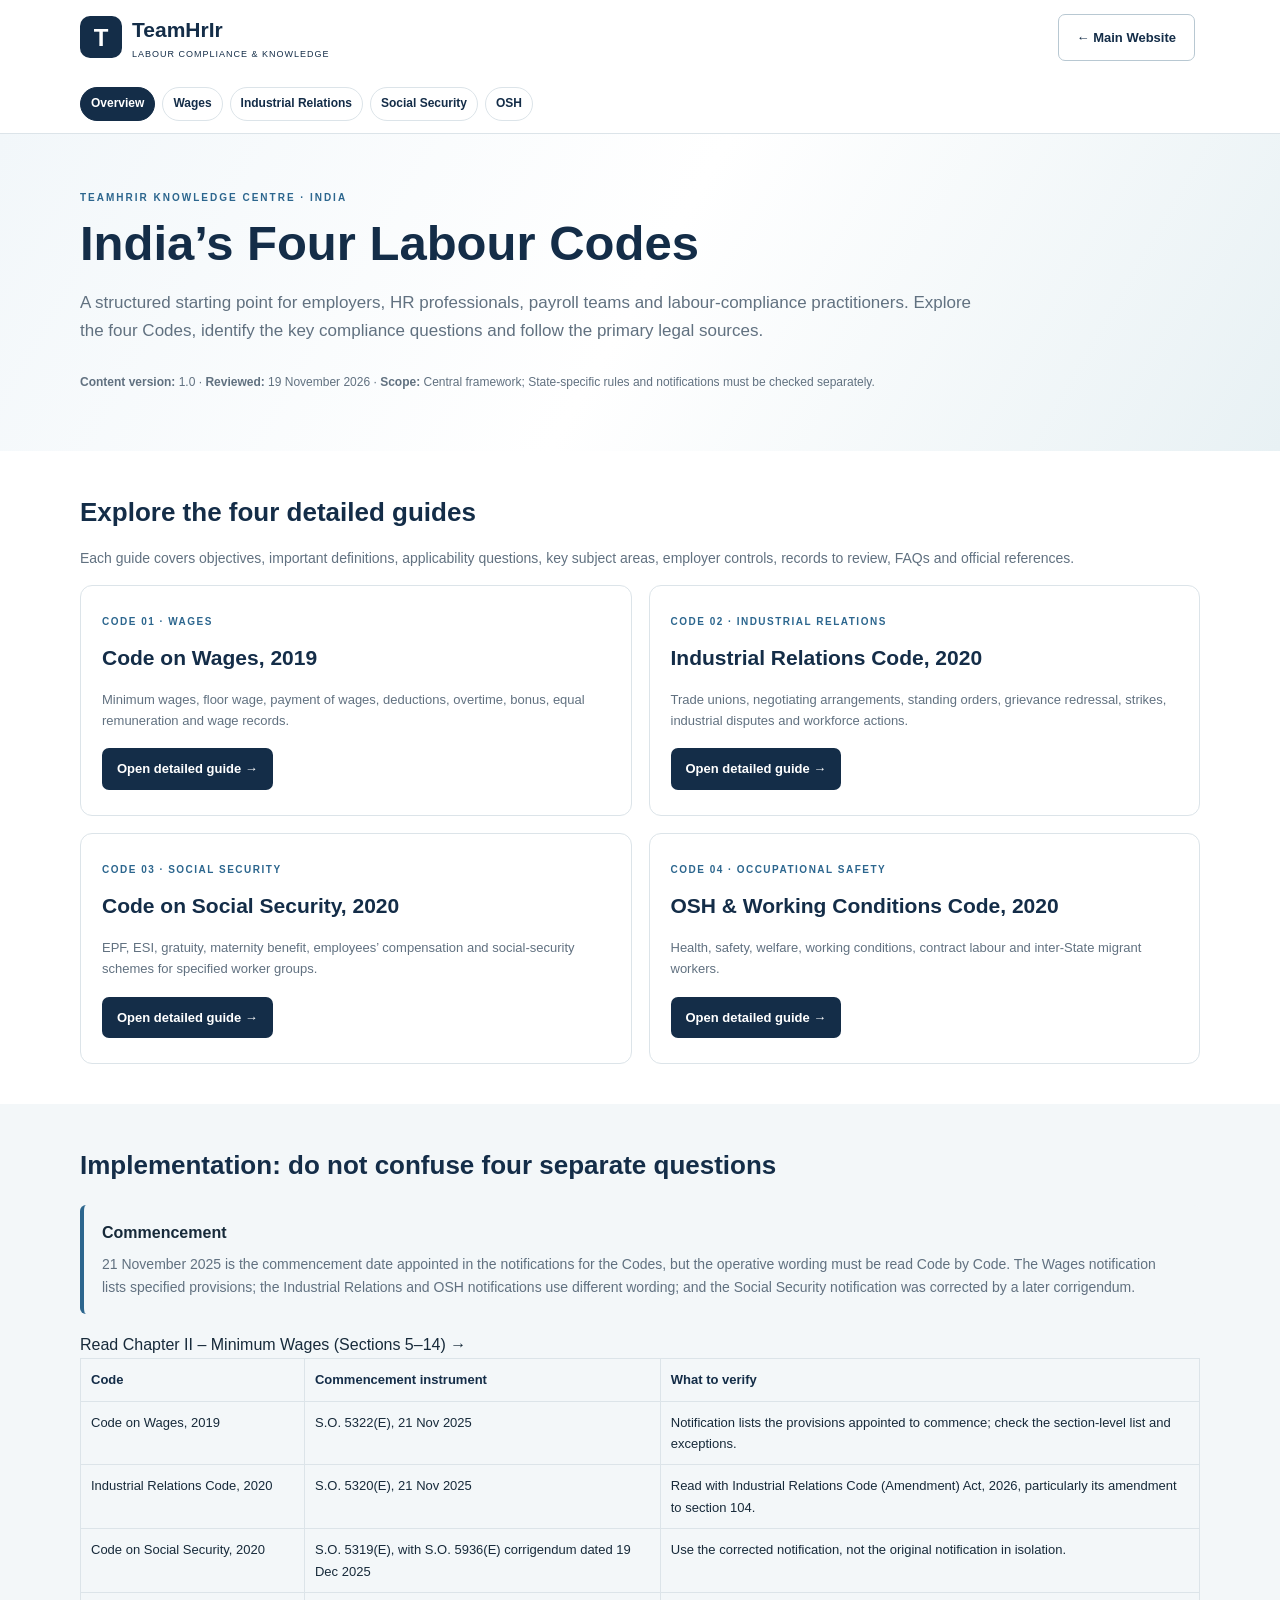
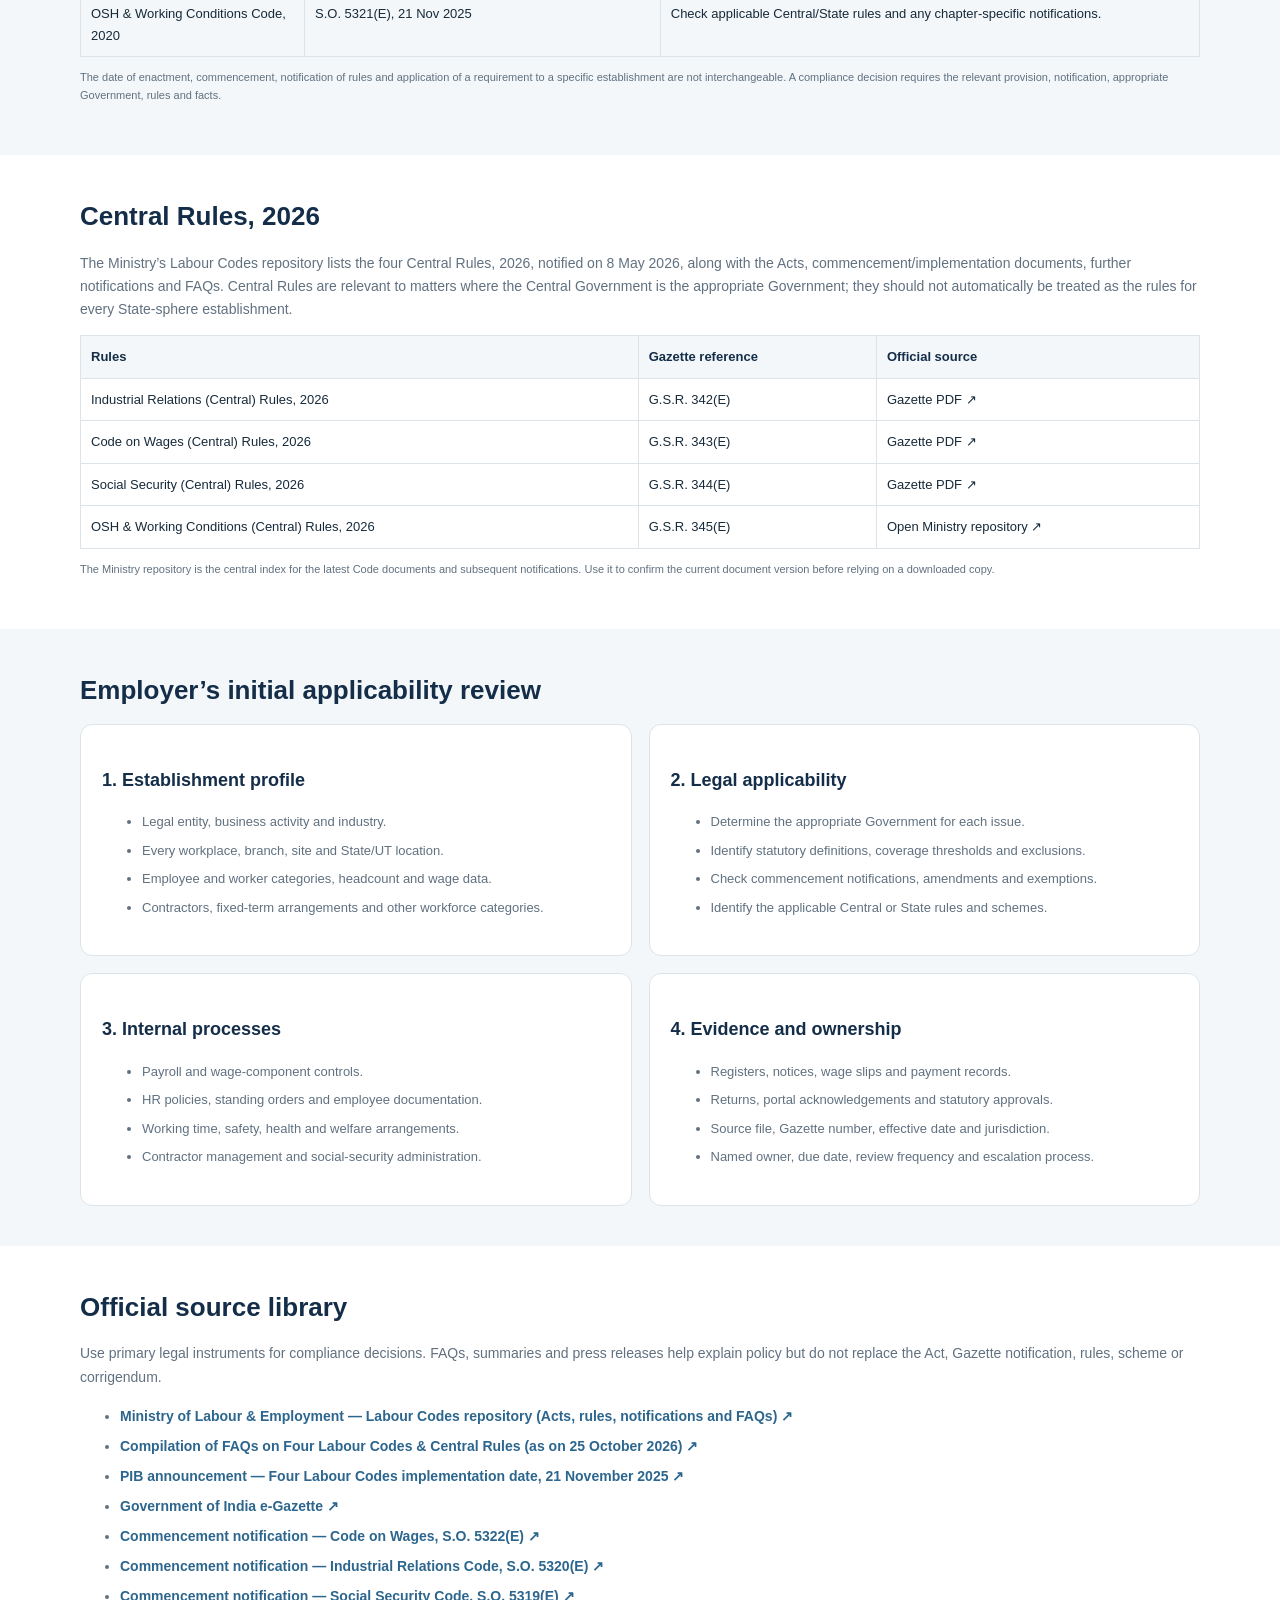
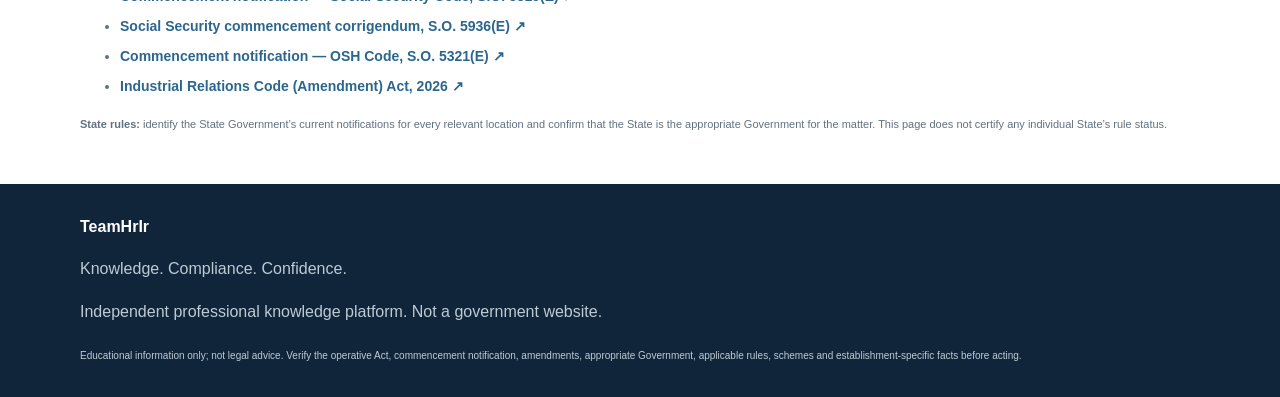
<file: labour-codes.html>
<!DOCTYPE html>
<html lang="en">
  <head>
    <meta charset="UTF-8">
    <meta name="viewport" content="width=device-width, initial-scale=1">
    <meta name="description" content="Overview of the four Indian Labour Codes, commencement instruments, Central Rules 2026 and employer applicability review.">
    <meta name="theme-color" content="#142d48">
    <title>Labour Codes Knowledge Centre | TeamHrIr</title>
    <link rel="stylesheet" href="assets/styles.css"><style>
.kc-hero{padding:46px 0;background:linear-gradient(120deg,#f2f7fa,#fff,#e8f1f4)}
.kc-hero h1{font-size:clamp(34px,5vw,49px);line-height:1.13;color:var(--navy);margin:10px 0}
.kc-hero .lead{max-width:900px}
.kc-meta{font-size:12px;color:var(--muted)}
.kc-subnav{display:flex;gap:7px;flex-wrap:wrap;padding:12px 0;overflow-x:auto}
.kc-subnav a{font-size:12px;font-weight:bold;color:var(--navy);border:1px solid var(--line);border-radius:20px;padding:6px 10px;white-space:nowrap}
.kc-subnav a.active{background:var(--navy);color:#fff;border-color:var(--navy)}
.kc-section{padding:40px 0}
.kc-section h2{font-size:26px;color:var(--navy);margin:0 0 12px}
.kc-section h3{font-size:18px;color:var(--navy);margin:20px 0 6px}
.kc-section p,.kc-section li{font-size:14px;color:var(--muted)}
.kc-section li{margin:7px 0}
.kc-grid{display:grid;grid-template-columns:repeat(2,minmax(0,1fr));gap:17px}
.kc-card{border:1px solid var(--line);border-radius:12px;padding:21px;background:#fff}
.kc-card h2{font-size:21px;margin:8px 0}
.kc-card p,.kc-card li{font-size:13px;color:var(--muted)}
.kc-label{font-size:10px;letter-spacing:1.5px;color:var(--blue);font-weight:bold}
.kc-callout{background:#f3f7f9;border-left:4px solid var(--blue);border-radius:6px;padding:15px 18px;margin:18px 0}
.kc-callout p{margin:6px 0 0}
.kc-table{width:100%;border-collapse:collapse;font-size:13px}
.kc-table th,.kc-table td{border:1px solid var(--line);padding:10px;text-align:left;vertical-align:top}
.kc-table th{background:#f3f7f9;color:var(--navy)}
.kc-links a{color:var(--blue);font-weight:bold;overflow-wrap:anywhere}
.kc-small{font-size:11px!important;color:var(--muted)}
.kc-action{border:1px solid var(--line);border-radius:9px;background:#fff;padding:14px;margin:11px 0}
.kc-action strong{color:var(--navy)}
.kc-action p{margin:5px 0 0}
.kc-btn{display:inline-block;background:var(--navy);color:#fff!important;padding:10px 15px;border-radius:7px;font-size:13px;font-weight:bold;margin:4px 5px 4px 0}
.kc-btn.alt{background:#fff;color:var(--navy)!important;border:1px solid #b8c8d2}
@media(max-width:680px){.kc-grid{grid-template-columns:1fr}.kc-section{padding:29px 0}.kc-table{font-size:11px}.kc-table th,.kc-table td{padding:7px}}
</style></head>
    <body>
      <header class="header">
        <div class="container nav-wrap">
          <a href="index.html" class="brand">
            <span class="logo">T</span>
            <span>
              <strong>TeamHrIr</strong>
              <small>LABOUR COMPLIANCE &amp; KNOWLEDGE</small>
            </span>
          </a>
          <a class="btn secondary" href="index.html">← Main Website</a>
        </div>
        <div class="container kc-subnav">
          <a class="active" href="labour-codes.html">Overview</a>
          <a class="" href="code-on-wages.html">Wages</a>
          <a class="" href="industrial-relations.html">Industrial Relations</a>
          <a class="" href="social-security.html">Social Security</a>
          <a class="" href="osh-code.html">OSH</a>
        </div>
      </header>
      <main>
        <section class="kc-hero">
          <div class="container">
            <p class="eyebrow">TEAMHRIR KNOWLEDGE CENTRE · INDIA</p>
            <h1>India’s Four Labour Codes</h1>
            <p class="lead">A structured starting point for employers, HR professionals, payroll teams and labour-compliance practitioners. Explore the four Codes, identify the key compliance questions and follow the primary legal sources.</p>
            <p class="kc-meta">
              <b>Content version:</b> 1.0 · <b>Reviewed:</b> 19 November 2026 · <b>Scope:</b> Central framework; State-specific rules and notifications must be checked separately.</p>
            </div>
          </section>
          <section class="kc-section">
            <div class="container">
              <h2>Explore the four detailed guides</h2>
              <p>Each guide covers objectives, important definitions, applicability questions, key subject areas, employer controls, records to review, FAQs and official references.</p>
              <div class="kc-grid">
                <article class="kc-card">
                  <span class="kc-label">CODE 01 · WAGES</span>
                  <h2>Code on Wages, 2019</h2>
                  <p>Minimum wages, floor wage, payment of wages, deductions, overtime, bonus, equal remuneration and wage records.</p>
                  <a class="kc-btn" href="code-on-wages.html">Open detailed guide →</a>
                </article>
                <article class="kc-card">
                  <span class="kc-label">CODE 02 · INDUSTRIAL RELATIONS</span>
                  <h2>Industrial Relations Code, 2020</h2>
                  <p>Trade unions, negotiating arrangements, standing orders, grievance redressal, strikes, industrial disputes and workforce actions.</p>
                  <a class="kc-btn" href="industrial-relations.html">Open detailed guide →</a>
                </article>
                <article class="kc-card">
                  <span class="kc-label">CODE 03 · SOCIAL SECURITY</span>
                  <h2>Code on Social Security, 2020</h2>
                  <p>EPF, ESI, gratuity, maternity benefit, employees’ compensation and social-security schemes for specified worker groups.</p>
                  <a class="kc-btn" href="social-security.html">Open detailed guide →</a>
                </article>
                <article class="kc-card">
                  <span class="kc-label">CODE 04 · OCCUPATIONAL SAFETY</span>
                  <h2>OSH &amp; Working Conditions Code, 2020</h2>
                  <p>Health, safety, welfare, working conditions, contract labour and inter-State migrant workers.</p>
                  <a class="kc-btn" href="osh-code.html">Open detailed guide →</a>
                </article>
              </div>
            </div>
          </section>
          <section class="kc-section soft">
            <div class="container">
              <h2>Implementation: do not confuse four separate questions</h2>
              <div class="kc-callout">
                <b>Commencement</b>
                <p>21 November 2025 is the commencement date appointed in the notifications for the Codes, but the operative wording must be read Code by Code. The Wages notification lists specified provisions; the Industrial Relations and OSH notifications use different wording; and the Social Security notification was corrected by a later corrigendum.</p>
              </div>
              <table class="kc-table">
                <thead>
                  <tr>
                    <th>Code</th>
                    <th>Commencement instrument</th>
                    <th>What to verify</th>
                  </tr>
                </thead>
                <tbody>
                  <tr>
                    <td>Code on Wages, 2019</td>
                    <a href="wages-chapter-2-minimum-wages.html">
  Read Chapter II – Minimum Wages (Sections 5–14) →
                    </a>
                    <td>S.O. 5322(E), 21 Nov 2025</td>
                    <td>Notification lists the provisions appointed to commence; check the section-level list and exceptions.</td>
                  </tr>
                  <tr>
                    <td>Industrial Relations Code, 2020</td>
                    <td>S.O. 5320(E), 21 Nov 2025</td>
                    <td>Read with Industrial Relations Code (Amendment) Act, 2026, particularly its amendment to section 104.</td>
                  </tr>
                  <tr>
                    <td>Code on Social Security, 2020</td>
                    <td>S.O. 5319(E), with S.O. 5936(E) corrigendum dated 19 Dec 2025</td>
                    <td>Use the corrected notification, not the original notification in isolation.</td>
                  </tr>
                  <tr>
                    <td>OSH &amp; Working Conditions Code, 2020</td>
                    <td>S.O. 5321(E), 21 Nov 2025</td>
                    <td>Check applicable Central/State rules and any chapter-specific notifications.</td>
                  </tr>
                </tbody>
              </table>
              <p class="kc-small">The date of enactment, commencement, notification of rules and application of a requirement to a specific establishment are not interchangeable. A compliance decision requires the relevant provision, notification, appropriate Government, rules and facts.</p>
            </div>
          </section>
          <section class="kc-section">
            <div class="container">
              <h2>Central Rules, 2026</h2>
              <p>The Ministry’s Labour Codes repository lists the four Central Rules, 2026, notified on 8 May 2026, along with the Acts, commencement/implementation documents, further notifications and FAQs. Central Rules are relevant to matters where the Central Government is the appropriate Government; they should not automatically be treated as the rules for every State-sphere establishment.</p>
              <table class="kc-table">
                <thead>
                  <tr>
                    <th>Rules</th>
                    <th>Gazette reference</th>
                    <th>Official source</th>
                  </tr>
                </thead>
                <tbody>
                  <tr>
                    <td>Industrial Relations (Central) Rules, 2026</td>
                    <td>G.S.R. 342(E)</td>
                    <td>
                      <a href="https://egazette.gov.in/WriteReadData/2026/272336.pdf" target="_blank" rel="noopener">Gazette PDF ↗</a>
                    </td>
                  </tr>
                  <tr>
                    <td>Code on Wages (Central) Rules, 2026</td>
                    <td>G.S.R. 343(E)</td>
                    <td>
                      <a href="https://egazette.gov.in/WriteReadData/2026/272365.pdf" target="_blank" rel="noopener">Gazette PDF ↗</a>
                    </td>
                  </tr>
                  <tr>
                    <td>Social Security (Central) Rules, 2026</td>
                    <td>G.S.R. 344(E)</td>
                    <td>
                      <a href="https://egazette.gov.in/WriteReadData/2026/272366.pdf" target="_blank" rel="noopener">Gazette PDF ↗</a>
                    </td>
                  </tr>
                  <tr>
                    <td>OSH &amp; Working Conditions (Central) Rules, 2026</td>
                    <td>G.S.R. 345(E)</td>
                    <td>
                      <a href="https://www.labour.gov.in/offerings/schemes-and-services/details/labour-codes-gzNzQzMtQWa" target="_blank" rel="noopener">Open Ministry repository ↗</a>
                    </td>
                  </tr>
                </tbody>
              </table>
              <p class="kc-small">The Ministry repository is the central index for the latest Code documents and subsequent notifications. Use it to confirm the current document version before relying on a downloaded copy.</p>
            </div>
          </section>
          <section class="kc-section soft">
            <div class="container">
              <h2>Employer’s initial applicability review</h2>
              <div class="kc-grid">
                <div class="kc-card">
                  <h3>1. Establishment profile</h3>
                  <ul>
                    <li>Legal entity, business activity and industry.</li>
                    <li>Every workplace, branch, site and State/UT location.</li>
                    <li>Employee and worker categories, headcount and wage data.</li>
                    <li>Contractors, fixed-term arrangements and other workforce categories.</li>
                  </ul>
                </div>
                <div class="kc-card">
                  <h3>2. Legal applicability</h3>
                  <ul>
                    <li>Determine the appropriate Government for each issue.</li>
                    <li>Identify statutory definitions, coverage thresholds and exclusions.</li>
                    <li>Check commencement notifications, amendments and exemptions.</li>
                    <li>Identify the applicable Central or State rules and schemes.</li>
                  </ul>
                </div>
                <div class="kc-card">
                  <h3>3. Internal processes</h3>
                  <ul>
                    <li>Payroll and wage-component controls.</li>
                    <li>HR policies, standing orders and employee documentation.</li>
                    <li>Working time, safety, health and welfare arrangements.</li>
                    <li>Contractor management and social-security administration.</li>
                  </ul>
                </div>
                <div class="kc-card">
                  <h3>4. Evidence and ownership</h3>
                  <ul>
                    <li>Registers, notices, wage slips and payment records.</li>
                    <li>Returns, portal acknowledgements and statutory approvals.</li>
                    <li>Source file, Gazette number, effective date and jurisdiction.</li>
                    <li>Named owner, due date, review frequency and escalation process.</li>
                  </ul>
                </div>
              </div>
            </div>
          </section>
          <section class="kc-section">
            <div class="container">
              <h2>Official source library</h2>
              <p>Use primary legal instruments for compliance decisions. FAQs, summaries and press releases help explain policy but do not replace the Act, Gazette notification, rules, scheme or corrigendum.</p>
              <ul class="kc-links">
                <li>
                  <a href="https://www.labour.gov.in/offerings/schemes-and-services/details/labour-codes-gzNzQzMtQWa" target="_blank" rel="noopener noreferrer">Ministry of Labour & Employment — Labour Codes repository (Acts, rules, notifications and FAQs) ↗</a>
                </li>
                <li>
                  <a href="https://www.labour.gov.in/static/uploads/2026/11/da640b1558a315e81e22ce5ac12f463f.pdf" target="_blank" rel="noopener noreferrer">Compilation of FAQs on Four Labour Codes & Central Rules (as on 25 October 2026) ↗</a>
                </li>
                <li>
                  <a href="https://www.pib.gov.in/PressReleasePage.aspx?PRID=2192463" target="_blank" rel="noopener noreferrer">PIB announcement — Four Labour Codes implementation date, 21 November 2025 ↗</a>
                </li>
                <li>
                  <a href="https://egazette.gov.in/" target="_blank" rel="noopener noreferrer">Government of India e-Gazette ↗</a>
                </li>
                <li>
                  <a href="https://egazette.gov.in/WriteReadData/2025/267885.pdf" target="_blank" rel="noopener noreferrer">Commencement notification — Code on Wages, S.O. 5322(E) ↗</a>
                </li>
                <li>
                  <a href="https://egazette.gov.in/WriteReadData/2025/267883.pdf" target="_blank" rel="noopener noreferrer">Commencement notification — Industrial Relations Code, S.O. 5320(E) ↗</a>
                </li>
                <li>
                  <a href="https://egazette.gov.in/WriteReadData/2025/267882.pdf" target="_blank" rel="noopener noreferrer">Commencement notification — Social Security Code, S.O. 5319(E) ↗</a>
                </li>
                <li>
                  <a href="https://egazette.gov.in/WriteReadData/2025/268694.pdf" target="_blank" rel="noopener noreferrer">Social Security commencement corrigendum, S.O. 5936(E) ↗</a>
                </li>
                <li>
                  <a href="https://egazette.gov.in/WriteReadData/2025/267884.pdf" target="_blank" rel="noopener noreferrer">Commencement notification — OSH Code, S.O. 5321(E) ↗</a>
                </li>
                <li>
                  <a href="https://egazette.gov.in/WriteReadData/2026/270186.pdf" target="_blank" rel="noopener noreferrer">Industrial Relations Code (Amendment) Act, 2026 ↗</a>
                </li>
              </ul>
              <p class="kc-small">
                <b>State rules:</b> identify the State Government’s current notifications for every relevant location and confirm that the State is the appropriate Government for the matter. This page does not certify any individual State’s rule status.</p>
              </div>
            </section>
          </main>
          <footer>
            <div class="container footer">
              <strong>TeamHrIr</strong>
              <p>Knowledge. Compliance. Confidence.</p>
              <p>Independent professional knowledge platform. Not a government website.</p>
              <small>Educational information only; not legal advice. Verify the operative Act, commencement notification, amendments, appropriate Government, applicable rules, schemes and establishment-specific facts before acting.</small>
            </div>
          </footer>
        </body>
      </html>
</file>
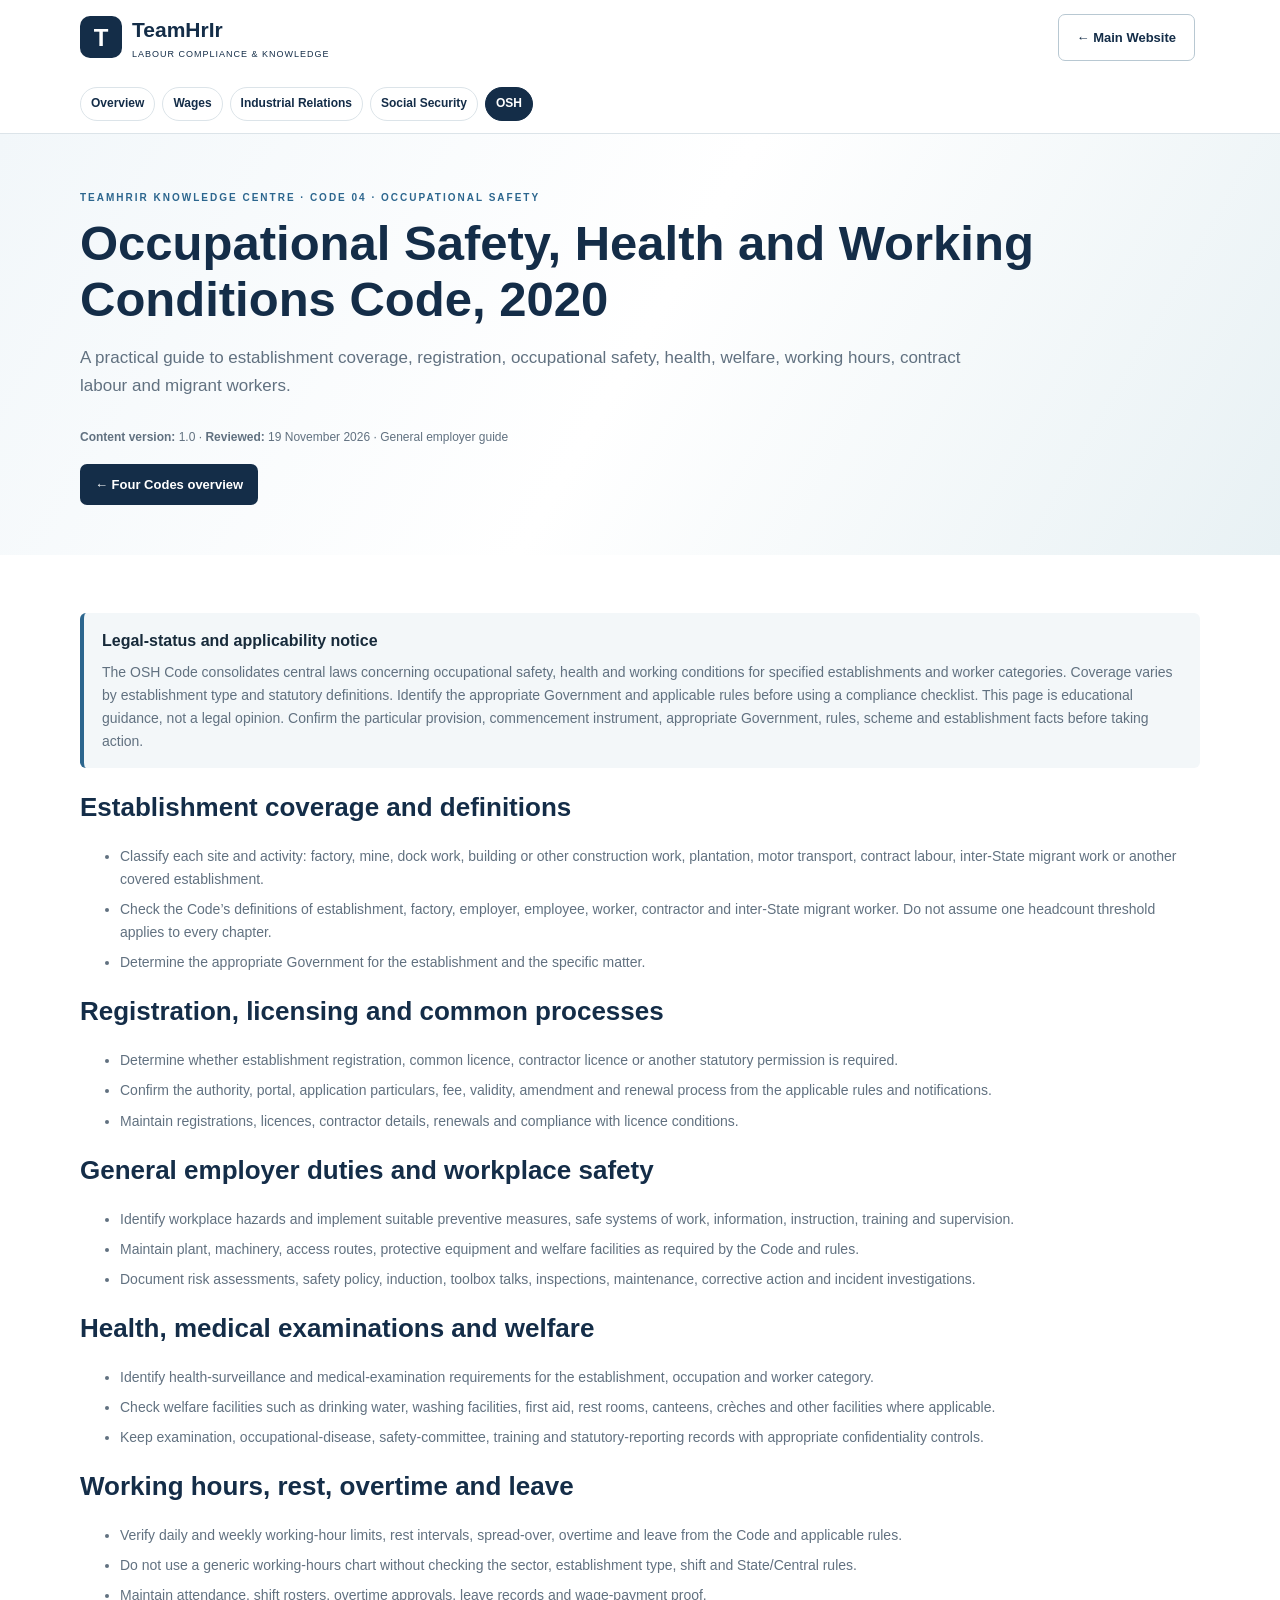
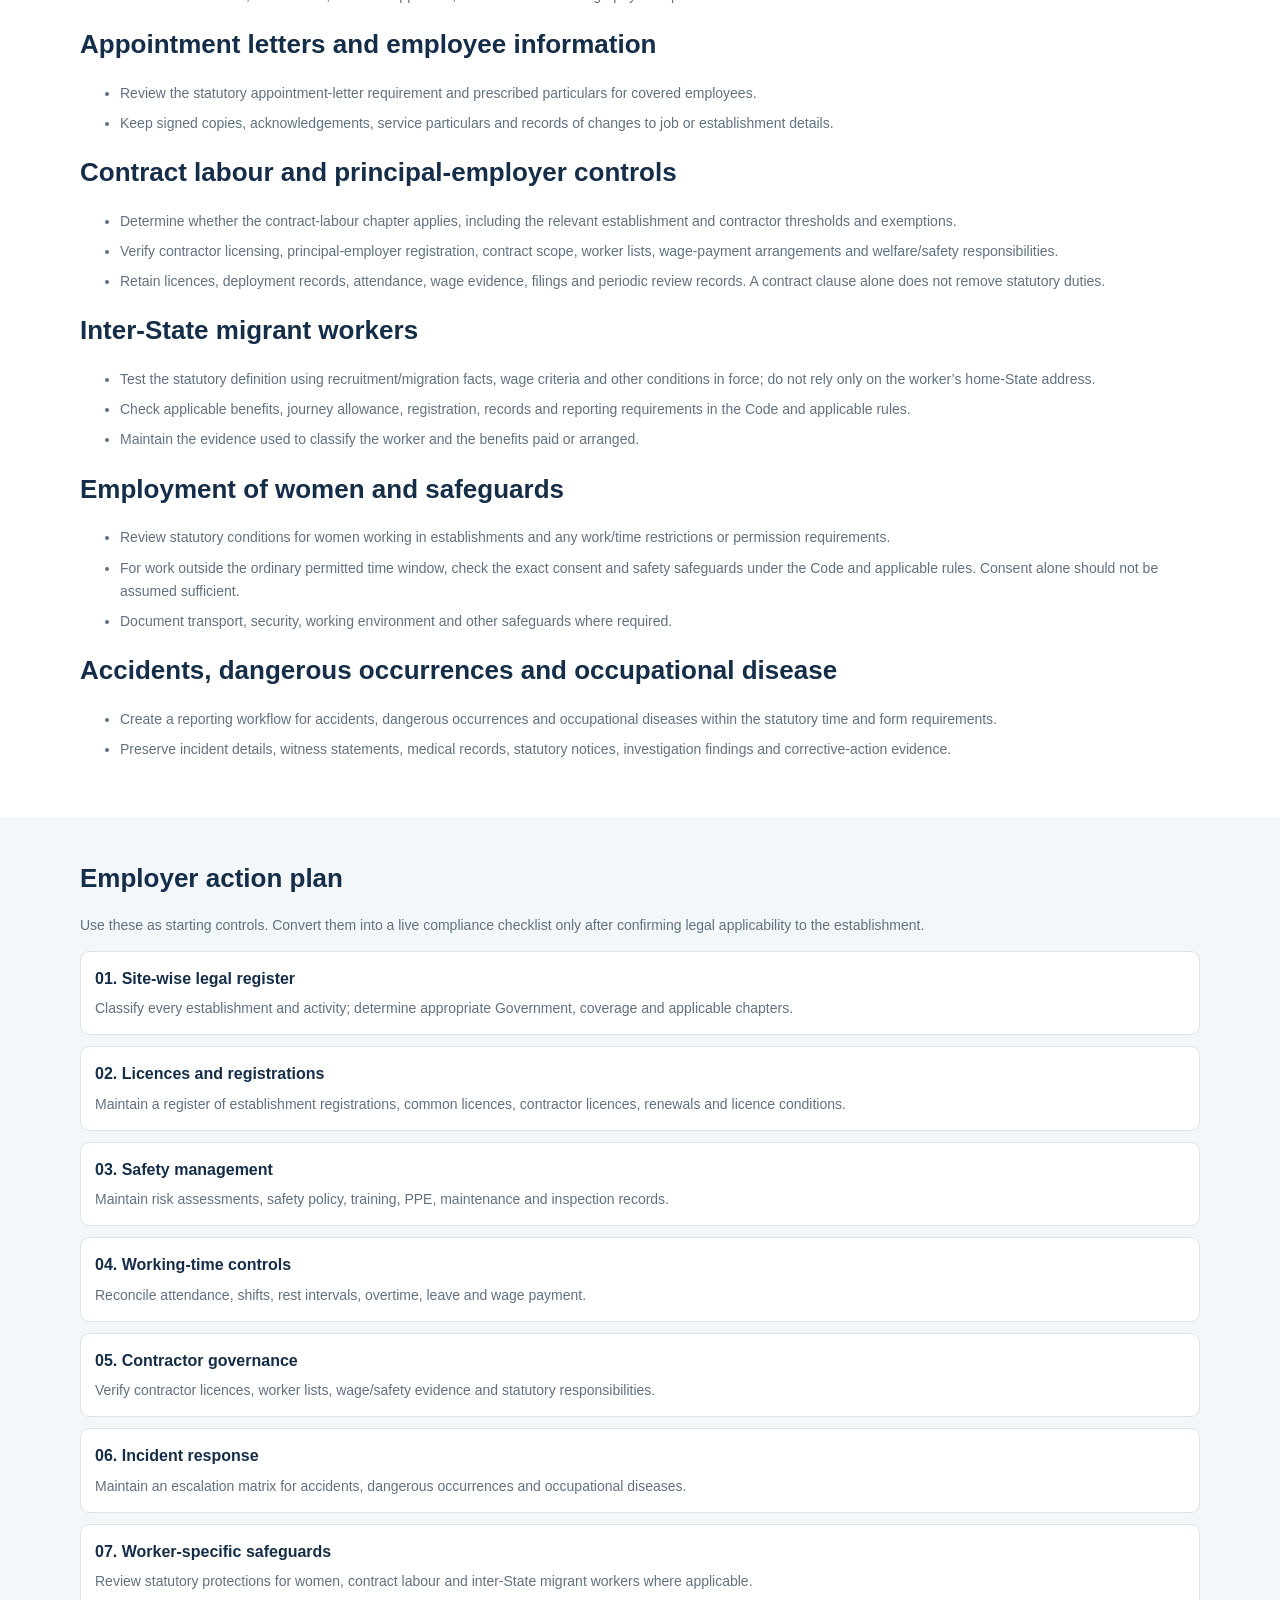
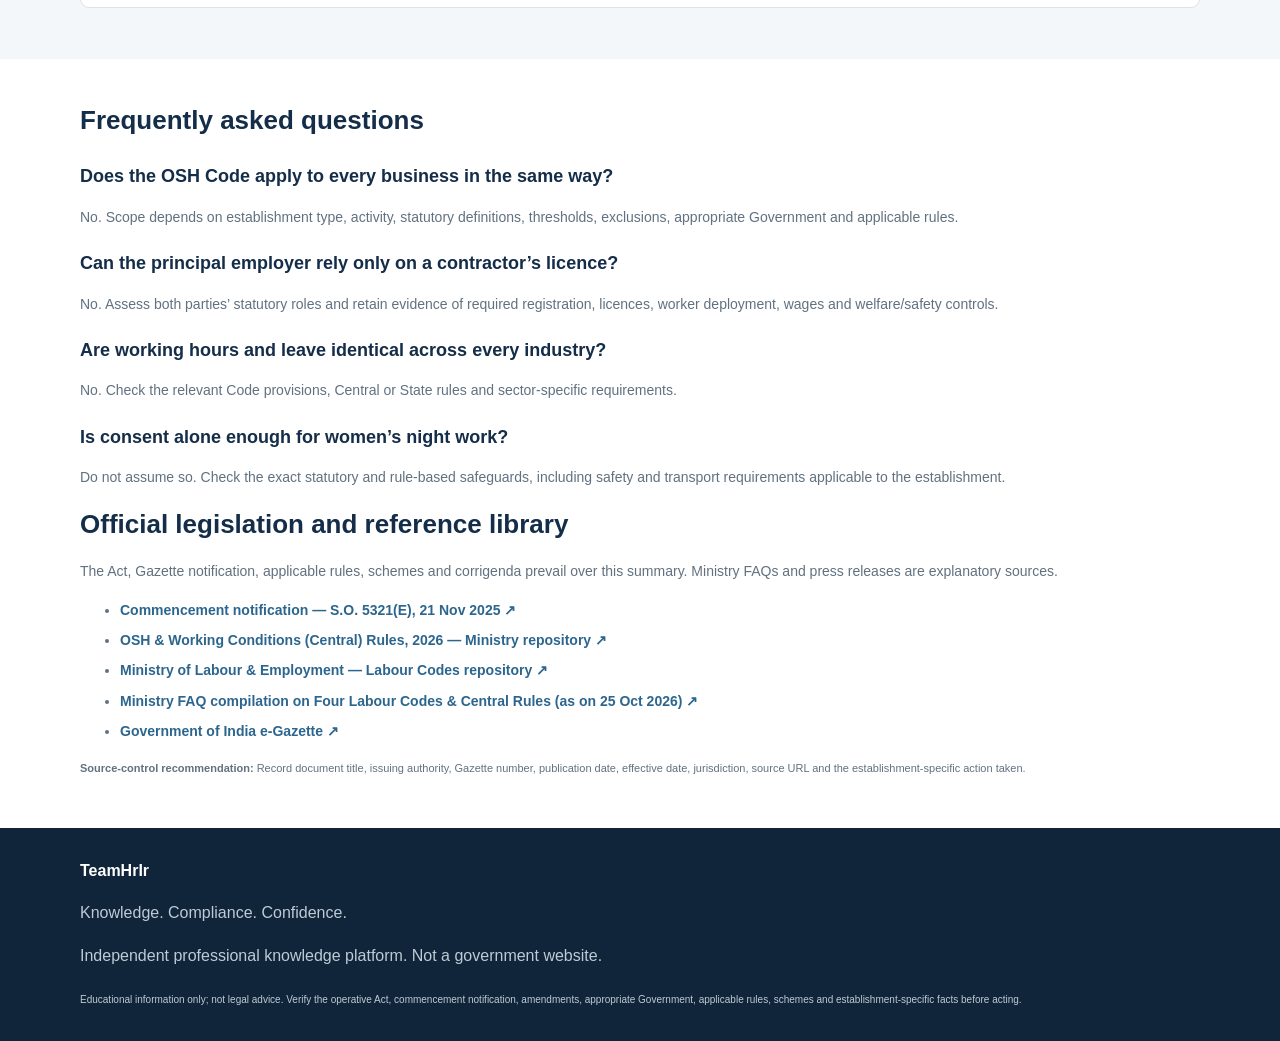
<file: osh-code.html>
<!DOCTYPE html>
<html lang="en">
  <head>
    <meta charset="UTF-8">
    <meta name="viewport" content="width=device-width, initial-scale=1">
    <meta name="description" content="A practical guide to establishment coverage, registration, occupational safety, health, welfare, working hours, contract labour and migrant workers.">
    <meta name="theme-color" content="#142d48">
    <title>Occupational Safety, Health and Working Conditions Code, 2020 | TeamHrIr</title>
    <link rel="stylesheet" href="assets/styles.css"><style>
.kc-hero{padding:46px 0;background:linear-gradient(120deg,#f2f7fa,#fff,#e8f1f4)}
.kc-hero h1{font-size:clamp(34px,5vw,49px);line-height:1.13;color:var(--navy);margin:10px 0}
.kc-hero .lead{max-width:900px}
.kc-meta{font-size:12px;color:var(--muted)}
.kc-subnav{display:flex;gap:7px;flex-wrap:wrap;padding:12px 0;overflow-x:auto}
.kc-subnav a{font-size:12px;font-weight:bold;color:var(--navy);border:1px solid var(--line);border-radius:20px;padding:6px 10px;white-space:nowrap}
.kc-subnav a.active{background:var(--navy);color:#fff;border-color:var(--navy)}
.kc-section{padding:40px 0}
.kc-section h2{font-size:26px;color:var(--navy);margin:0 0 12px}
.kc-section h3{font-size:18px;color:var(--navy);margin:20px 0 6px}
.kc-section p,.kc-section li{font-size:14px;color:var(--muted)}
.kc-section li{margin:7px 0}
.kc-grid{display:grid;grid-template-columns:repeat(2,minmax(0,1fr));gap:17px}
.kc-card{border:1px solid var(--line);border-radius:12px;padding:21px;background:#fff}
.kc-card h2{font-size:21px;margin:8px 0}
.kc-card p,.kc-card li{font-size:13px;color:var(--muted)}
.kc-label{font-size:10px;letter-spacing:1.5px;color:var(--blue);font-weight:bold}
.kc-callout{background:#f3f7f9;border-left:4px solid var(--blue);border-radius:6px;padding:15px 18px;margin:18px 0}
.kc-callout p{margin:6px 0 0}
.kc-table{width:100%;border-collapse:collapse;font-size:13px}
.kc-table th,.kc-table td{border:1px solid var(--line);padding:10px;text-align:left;vertical-align:top}
.kc-table th{background:#f3f7f9;color:var(--navy)}
.kc-links a{color:var(--blue);font-weight:bold;overflow-wrap:anywhere}
.kc-small{font-size:11px!important;color:var(--muted)}
.kc-action{border:1px solid var(--line);border-radius:9px;background:#fff;padding:14px;margin:11px 0}
.kc-action strong{color:var(--navy)}
.kc-action p{margin:5px 0 0}
.kc-btn{display:inline-block;background:var(--navy);color:#fff!important;padding:10px 15px;border-radius:7px;font-size:13px;font-weight:bold;margin:4px 5px 4px 0}
.kc-btn.alt{background:#fff;color:var(--navy)!important;border:1px solid #b8c8d2}
@media(max-width:680px){.kc-grid{grid-template-columns:1fr}.kc-section{padding:29px 0}.kc-table{font-size:11px}.kc-table th,.kc-table td{padding:7px}}
</style></head>
    <body>
      <header class="header">
        <div class="container nav-wrap">
          <a href="index.html" class="brand">
            <span class="logo">T</span>
            <span>
              <strong>TeamHrIr</strong>
              <small>LABOUR COMPLIANCE &amp; KNOWLEDGE</small>
            </span>
          </a>
          <a class="btn secondary" href="index.html">← Main Website</a>
        </div>
        <div class="container kc-subnav">
          <a class="" href="labour-codes.html">Overview</a>
          <a class="" href="code-on-wages.html">Wages</a>
          <a class="" href="industrial-relations.html">Industrial Relations</a>
          <a class="" href="social-security.html">Social Security</a>
          <a class="active" href="osh-code.html">OSH</a>
        </div>
      </header>
      <main>
        <section class="kc-hero">
          <div class="container">
            <p class="eyebrow">TEAMHRIR KNOWLEDGE CENTRE · CODE 04 · OCCUPATIONAL SAFETY</p>
            <h1>Occupational Safety, Health and Working Conditions Code, 2020</h1>
            <p class="lead">A practical guide to establishment coverage, registration, occupational safety, health, welfare, working hours, contract labour and migrant workers.</p>
            <p class="kc-meta">
              <b>Content version:</b> 1.0 · <b>Reviewed:</b> 19 November 2026 · General employer guide</p>
              <a class="kc-btn" href="labour-codes.html">← Four Codes overview</a>
            </div>
          </section>
          <section class="kc-section">
            <div class="container">
              <div class="kc-callout">
                <b>Legal-status and applicability notice</b>
                <p>The OSH Code consolidates central laws concerning occupational safety, health and working conditions for specified establishments and worker categories. Coverage varies by establishment type and statutory definitions. Identify the appropriate Government and applicable rules before using a compliance checklist. This page is educational guidance, not a legal opinion. Confirm the particular provision, commencement instrument, appropriate Government, rules, scheme and establishment facts before taking action.</p>
              </div>
              <h2>Establishment coverage and definitions</h2>
              <ul>
                <li>Classify each site and activity: factory, mine, dock work, building or other construction work, plantation, motor transport, contract labour, inter-State migrant work or another covered establishment.</li>
                <li>Check the Code’s definitions of establishment, factory, employer, employee, worker, contractor and inter-State migrant worker. Do not assume one headcount threshold applies to every chapter.</li>
                <li>Determine the appropriate Government for the establishment and the specific matter.</li>
              </ul>
              <h2>Registration, licensing and common processes</h2>
              <ul>
                <li>Determine whether establishment registration, common licence, contractor licence or another statutory permission is required.</li>
                <li>Confirm the authority, portal, application particulars, fee, validity, amendment and renewal process from the applicable rules and notifications.</li>
                <li>Maintain registrations, licences, contractor details, renewals and compliance with licence conditions.</li>
              </ul>
              <h2>General employer duties and workplace safety</h2>
              <ul>
                <li>Identify workplace hazards and implement suitable preventive measures, safe systems of work, information, instruction, training and supervision.</li>
                <li>Maintain plant, machinery, access routes, protective equipment and welfare facilities as required by the Code and rules.</li>
                <li>Document risk assessments, safety policy, induction, toolbox talks, inspections, maintenance, corrective action and incident investigations.</li>
              </ul>
              <h2>Health, medical examinations and welfare</h2>
              <ul>
                <li>Identify health-surveillance and medical-examination requirements for the establishment, occupation and worker category.</li>
                <li>Check welfare facilities such as drinking water, washing facilities, first aid, rest rooms, canteens, crèches and other facilities where applicable.</li>
                <li>Keep examination, occupational-disease, safety-committee, training and statutory-reporting records with appropriate confidentiality controls.</li>
              </ul>
              <h2>Working hours, rest, overtime and leave</h2>
              <ul>
                <li>Verify daily and weekly working-hour limits, rest intervals, spread-over, overtime and leave from the Code and applicable rules.</li>
                <li>Do not use a generic working-hours chart without checking the sector, establishment type, shift and State/Central rules.</li>
                <li>Maintain attendance, shift rosters, overtime approvals, leave records and wage-payment proof.</li>
              </ul>
              <h2>Appointment letters and employee information</h2>
              <ul>
                <li>Review the statutory appointment-letter requirement and prescribed particulars for covered employees.</li>
                <li>Keep signed copies, acknowledgements, service particulars and records of changes to job or establishment details.</li>
              </ul>
              <h2>Contract labour and principal-employer controls</h2>
              <ul>
                <li>Determine whether the contract-labour chapter applies, including the relevant establishment and contractor thresholds and exemptions.</li>
                <li>Verify contractor licensing, principal-employer registration, contract scope, worker lists, wage-payment arrangements and welfare/safety responsibilities.</li>
                <li>Retain licences, deployment records, attendance, wage evidence, filings and periodic review records. A contract clause alone does not remove statutory duties.</li>
              </ul>
              <h2>Inter-State migrant workers</h2>
              <ul>
                <li>Test the statutory definition using recruitment/migration facts, wage criteria and other conditions in force; do not rely only on the worker’s home-State address.</li>
                <li>Check applicable benefits, journey allowance, registration, records and reporting requirements in the Code and applicable rules.</li>
                <li>Maintain the evidence used to classify the worker and the benefits paid or arranged.</li>
              </ul>
              <h2>Employment of women and safeguards</h2>
              <ul>
                <li>Review statutory conditions for women working in establishments and any work/time restrictions or permission requirements.</li>
                <li>For work outside the ordinary permitted time window, check the exact consent and safety safeguards under the Code and applicable rules. Consent alone should not be assumed sufficient.</li>
                <li>Document transport, security, working environment and other safeguards where required.</li>
              </ul>
              <h2>Accidents, dangerous occurrences and occupational disease</h2>
              <ul>
                <li>Create a reporting workflow for accidents, dangerous occurrences and occupational diseases within the statutory time and form requirements.</li>
                <li>Preserve incident details, witness statements, medical records, statutory notices, investigation findings and corrective-action evidence.</li>
              </ul>
            </div>
          </section>
          <section class="kc-section soft">
            <div class="container">
              <h2>Employer action plan</h2>
              <p>Use these as starting controls. Convert them into a live compliance checklist only after confirming legal applicability to the establishment.</p>
              <div class="kc-action">
                <strong>01. Site-wise legal register</strong>
                <p>Classify every establishment and activity; determine appropriate Government, coverage and applicable chapters.</p>
              </div>
              <div class="kc-action">
                <strong>02. Licences and registrations</strong>
                <p>Maintain a register of establishment registrations, common licences, contractor licences, renewals and licence conditions.</p>
              </div>
              <div class="kc-action">
                <strong>03. Safety management</strong>
                <p>Maintain risk assessments, safety policy, training, PPE, maintenance and inspection records.</p>
              </div>
              <div class="kc-action">
                <strong>04. Working-time controls</strong>
                <p>Reconcile attendance, shifts, rest intervals, overtime, leave and wage payment.</p>
              </div>
              <div class="kc-action">
                <strong>05. Contractor governance</strong>
                <p>Verify contractor licences, worker lists, wage/safety evidence and statutory responsibilities.</p>
              </div>
              <div class="kc-action">
                <strong>06. Incident response</strong>
                <p>Maintain an escalation matrix for accidents, dangerous occurrences and occupational diseases.</p>
              </div>
              <div class="kc-action">
                <strong>07. Worker-specific safeguards</strong>
                <p>Review statutory protections for women, contract labour and inter-State migrant workers where applicable.</p>
              </div>
            </div>
          </section>
          <section class="kc-section">
            <div class="container">
              <h2>Frequently asked questions</h2>
              <h3>Does the OSH Code apply to every business in the same way?</h3>
              <p>No. Scope depends on establishment type, activity, statutory definitions, thresholds, exclusions, appropriate Government and applicable rules.</p>
              <h3>Can the principal employer rely only on a contractor’s licence?</h3>
              <p>No. Assess both parties’ statutory roles and retain evidence of required registration, licences, worker deployment, wages and welfare/safety controls.</p>
              <h3>Are working hours and leave identical across every industry?</h3>
              <p>No. Check the relevant Code provisions, Central or State rules and sector-specific requirements.</p>
              <h3>Is consent alone enough for women’s night work?</h3>
              <p>Do not assume so. Check the exact statutory and rule-based safeguards, including safety and transport requirements applicable to the establishment.</p>
              <h2>Official legislation and reference library</h2>
              <p>The Act, Gazette notification, applicable rules, schemes and corrigenda prevail over this summary. Ministry FAQs and press releases are explanatory sources.</p>
              <ul class="kc-links">
                <li>
                  <a href="https://egazette.gov.in/WriteReadData/2025/267884.pdf" target="_blank" rel="noopener noreferrer">Commencement notification — S.O. 5321(E), 21 Nov 2025 ↗</a>
                </li>
                <li>
                  <a href="https://www.labour.gov.in/offerings/schemes-and-services/details/labour-codes-gzNzQzMtQWa" target="_blank" rel="noopener noreferrer">OSH & Working Conditions (Central) Rules, 2026 — Ministry repository ↗</a>
                </li>
                <li>
                  <a href="https://www.labour.gov.in/offerings/schemes-and-services/details/labour-codes-gzNzQzMtQWa" target="_blank" rel="noopener noreferrer">Ministry of Labour & Employment — Labour Codes repository ↗</a>
                </li>
                <li>
                  <a href="https://www.labour.gov.in/static/uploads/2026/11/da640b1558a315e81e22ce5ac12f463f.pdf" target="_blank" rel="noopener noreferrer">Ministry FAQ compilation on Four Labour Codes & Central Rules (as on 25 Oct 2026) ↗</a>
                </li>
                <li>
                  <a href="https://egazette.gov.in/" target="_blank" rel="noopener noreferrer">Government of India e-Gazette ↗</a>
                </li>
              </ul>
              <p class="kc-small">
                <b>Source-control recommendation:</b> Record document title, issuing authority, Gazette number, publication date, effective date, jurisdiction, source URL and the establishment-specific action taken.</p>
              </div>
            </section>
          </main>
          <footer>
            <div class="container footer">
              <strong>TeamHrIr</strong>
              <p>Knowledge. Compliance. Confidence.</p>
              <p>Independent professional knowledge platform. Not a government website.</p>
              <small>Educational information only; not legal advice. Verify the operative Act, commencement notification, amendments, appropriate Government, applicable rules, schemes and establishment-specific facts before acting.</small>
            </div>
          </footer>
        </body>
      </html>
</file>
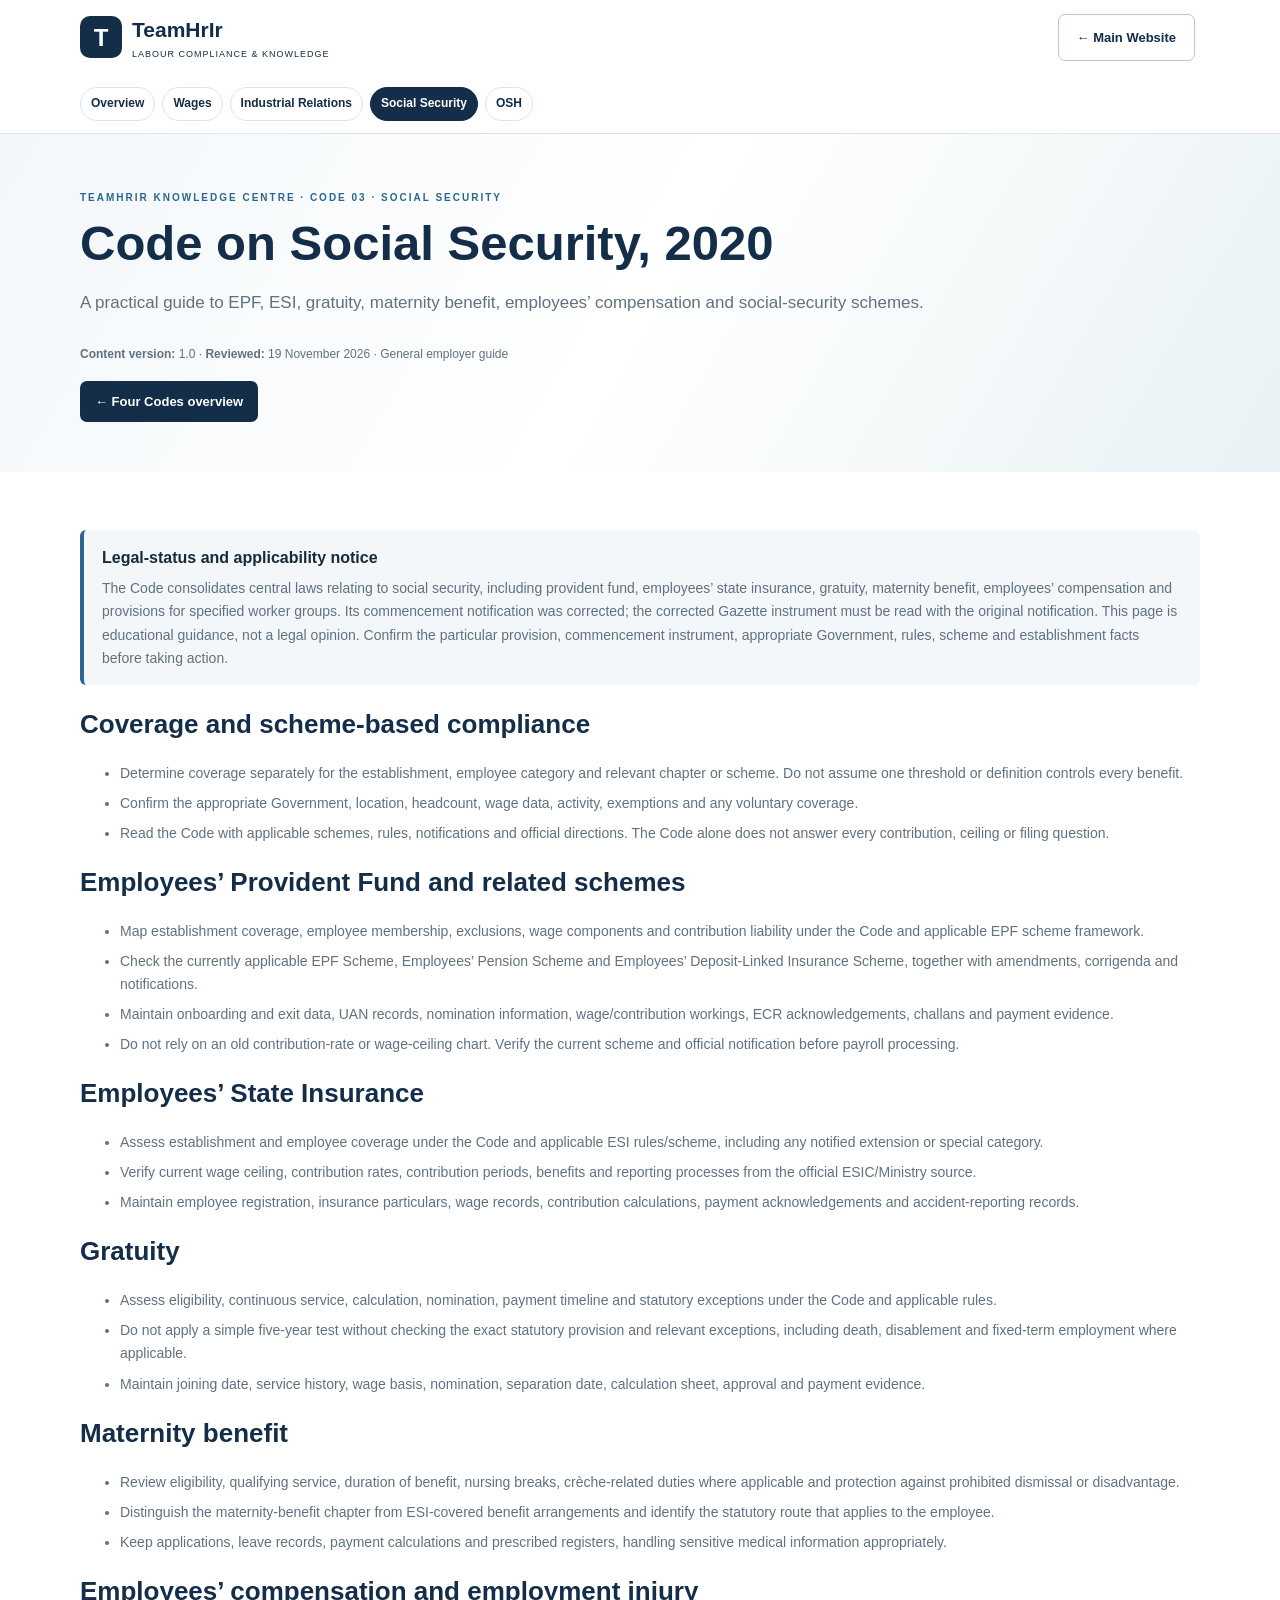
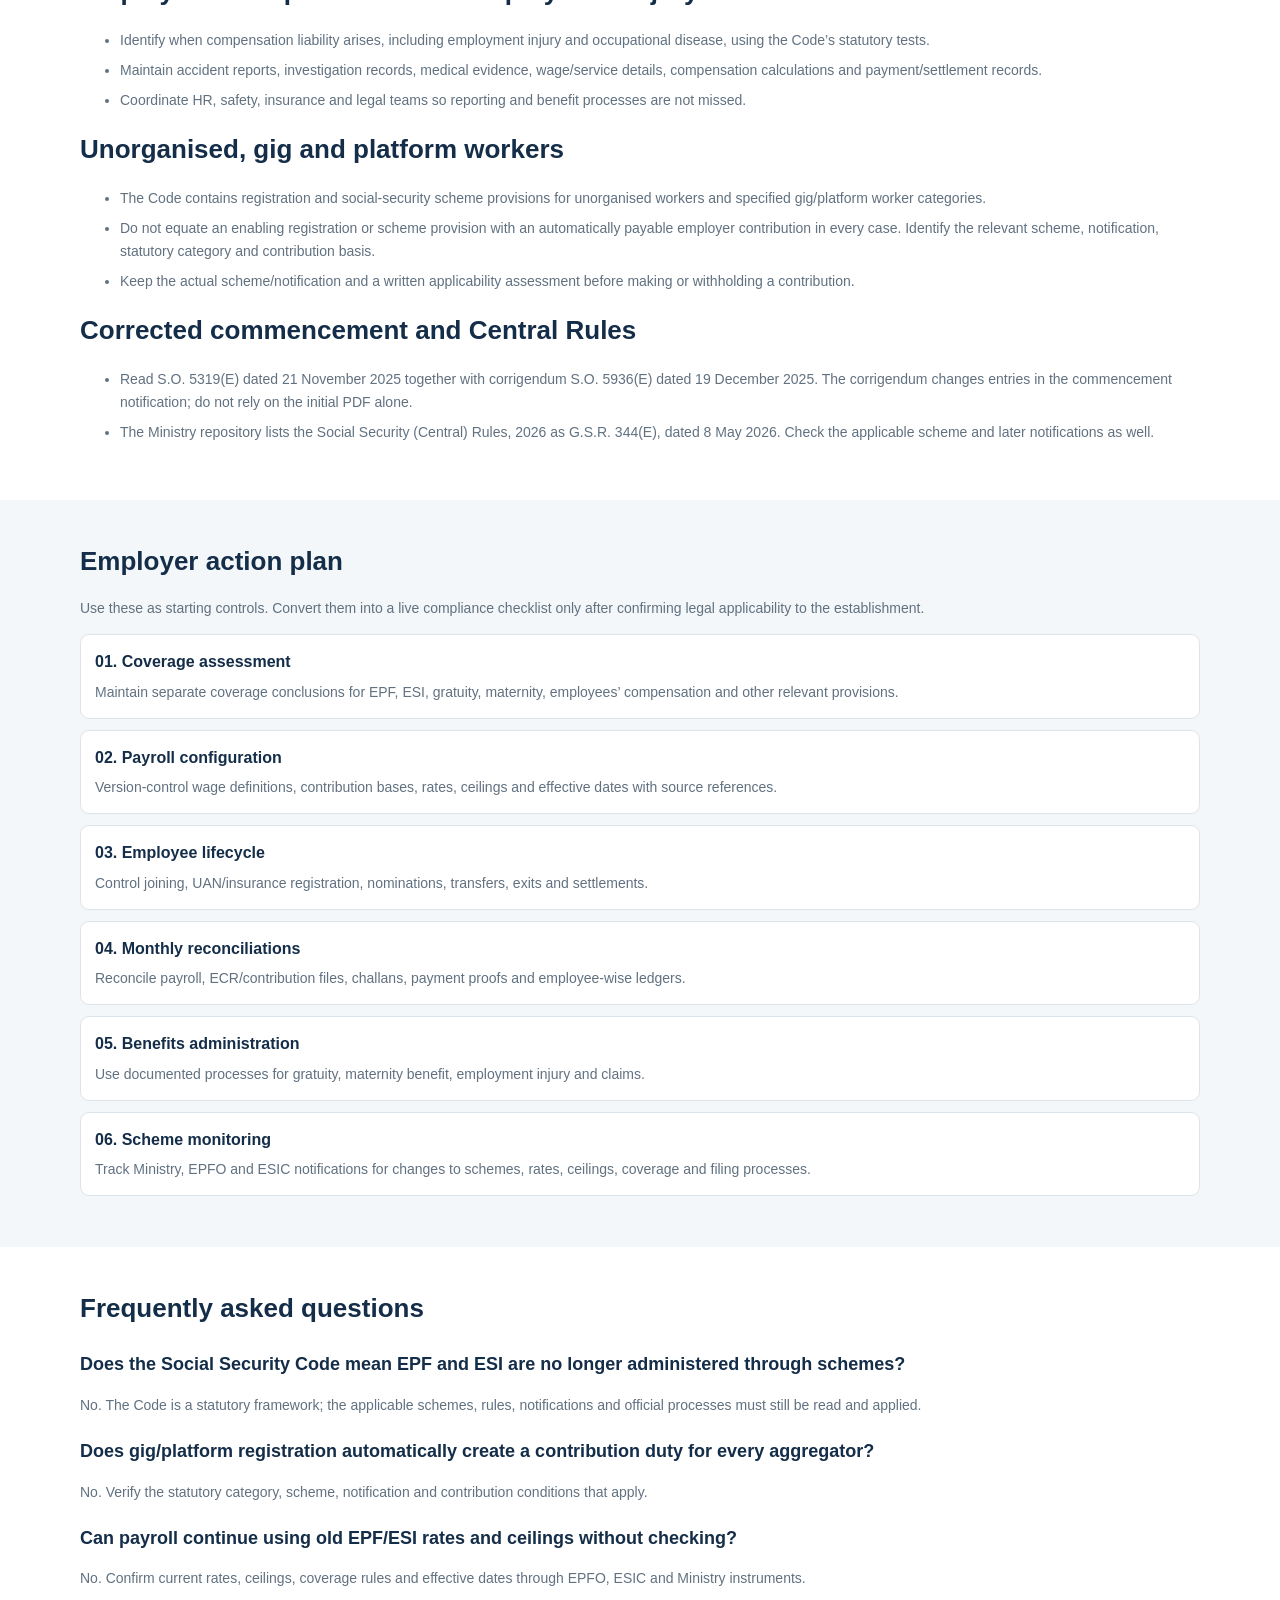
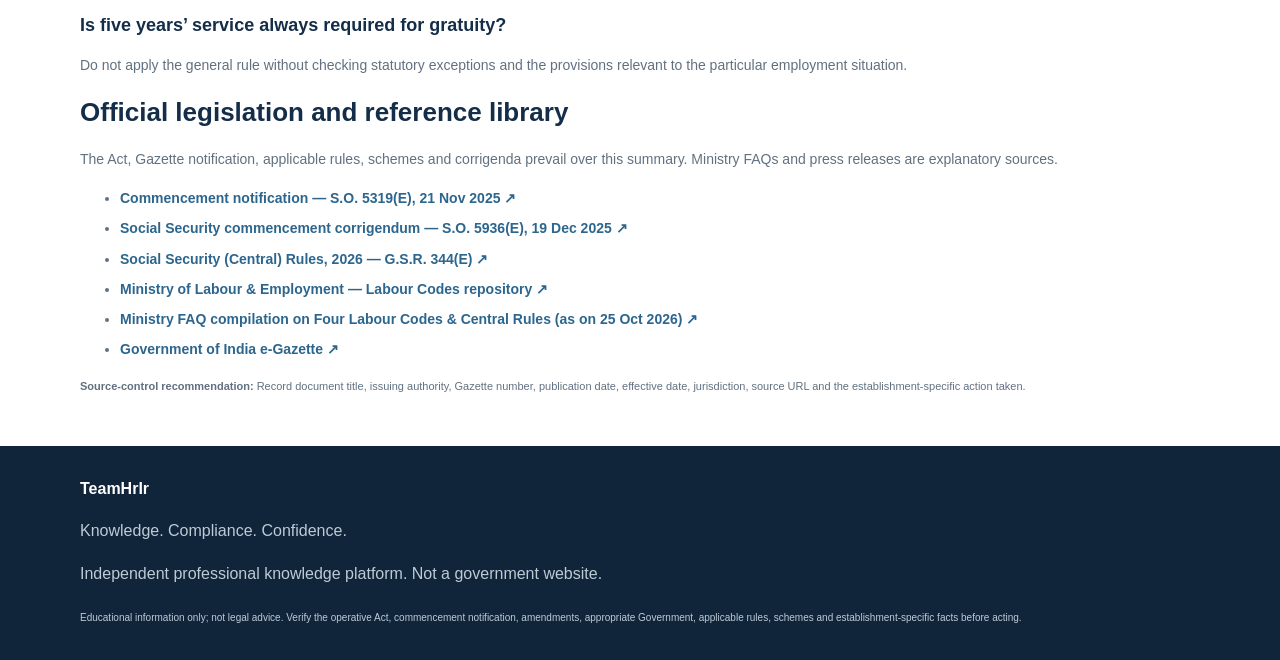
<file: social-security.html>
<!DOCTYPE html>
<html lang="en">
  <head>
    <meta charset="UTF-8">
    <meta name="viewport" content="width=device-width, initial-scale=1">
    <meta name="description" content="A practical guide to EPF, ESI, gratuity, maternity benefit, employees’ compensation and social-security schemes.">
    <meta name="theme-color" content="#142d48">
    <title>Code on Social Security, 2020 | TeamHrIr</title>
    <link rel="stylesheet" href="assets/styles.css"><style>
.kc-hero{padding:46px 0;background:linear-gradient(120deg,#f2f7fa,#fff,#e8f1f4)}
.kc-hero h1{font-size:clamp(34px,5vw,49px);line-height:1.13;color:var(--navy);margin:10px 0}
.kc-hero .lead{max-width:900px}
.kc-meta{font-size:12px;color:var(--muted)}
.kc-subnav{display:flex;gap:7px;flex-wrap:wrap;padding:12px 0;overflow-x:auto}
.kc-subnav a{font-size:12px;font-weight:bold;color:var(--navy);border:1px solid var(--line);border-radius:20px;padding:6px 10px;white-space:nowrap}
.kc-subnav a.active{background:var(--navy);color:#fff;border-color:var(--navy)}
.kc-section{padding:40px 0}
.kc-section h2{font-size:26px;color:var(--navy);margin:0 0 12px}
.kc-section h3{font-size:18px;color:var(--navy);margin:20px 0 6px}
.kc-section p,.kc-section li{font-size:14px;color:var(--muted)}
.kc-section li{margin:7px 0}
.kc-grid{display:grid;grid-template-columns:repeat(2,minmax(0,1fr));gap:17px}
.kc-card{border:1px solid var(--line);border-radius:12px;padding:21px;background:#fff}
.kc-card h2{font-size:21px;margin:8px 0}
.kc-card p,.kc-card li{font-size:13px;color:var(--muted)}
.kc-label{font-size:10px;letter-spacing:1.5px;color:var(--blue);font-weight:bold}
.kc-callout{background:#f3f7f9;border-left:4px solid var(--blue);border-radius:6px;padding:15px 18px;margin:18px 0}
.kc-callout p{margin:6px 0 0}
.kc-table{width:100%;border-collapse:collapse;font-size:13px}
.kc-table th,.kc-table td{border:1px solid var(--line);padding:10px;text-align:left;vertical-align:top}
.kc-table th{background:#f3f7f9;color:var(--navy)}
.kc-links a{color:var(--blue);font-weight:bold;overflow-wrap:anywhere}
.kc-small{font-size:11px!important;color:var(--muted)}
.kc-action{border:1px solid var(--line);border-radius:9px;background:#fff;padding:14px;margin:11px 0}
.kc-action strong{color:var(--navy)}
.kc-action p{margin:5px 0 0}
.kc-btn{display:inline-block;background:var(--navy);color:#fff!important;padding:10px 15px;border-radius:7px;font-size:13px;font-weight:bold;margin:4px 5px 4px 0}
.kc-btn.alt{background:#fff;color:var(--navy)!important;border:1px solid #b8c8d2}
@media(max-width:680px){.kc-grid{grid-template-columns:1fr}.kc-section{padding:29px 0}.kc-table{font-size:11px}.kc-table th,.kc-table td{padding:7px}}
</style></head>
    <body>
      <header class="header">
        <div class="container nav-wrap">
          <a href="index.html" class="brand">
            <span class="logo">T</span>
            <span>
              <strong>TeamHrIr</strong>
              <small>LABOUR COMPLIANCE &amp; KNOWLEDGE</small>
            </span>
          </a>
          <a class="btn secondary" href="index.html">← Main Website</a>
        </div>
        <div class="container kc-subnav">
          <a class="" href="labour-codes.html">Overview</a>
          <a class="" href="code-on-wages.html">Wages</a>
          <a class="" href="industrial-relations.html">Industrial Relations</a>
          <a class="active" href="social-security.html">Social Security</a>
          <a class="" href="osh-code.html">OSH</a>
        </div>
      </header>
      <main>
        <section class="kc-hero">
          <div class="container">
            <p class="eyebrow">TEAMHRIR KNOWLEDGE CENTRE · CODE 03 · SOCIAL SECURITY</p>
            <h1>Code on Social Security, 2020</h1>
            <p class="lead">A practical guide to EPF, ESI, gratuity, maternity benefit, employees’ compensation and social-security schemes.</p>
            <p class="kc-meta">
              <b>Content version:</b> 1.0 · <b>Reviewed:</b> 19 November 2026 · General employer guide</p>
              <a class="kc-btn" href="labour-codes.html">← Four Codes overview</a>
            </div>
          </section>
          <section class="kc-section">
            <div class="container">
              <div class="kc-callout">
                <b>Legal-status and applicability notice</b>
                <p>The Code consolidates central laws relating to social security, including provident fund, employees’ state insurance, gratuity, maternity benefit, employees’ compensation and provisions for specified worker groups. Its commencement notification was corrected; the corrected Gazette instrument must be read with the original notification. This page is educational guidance, not a legal opinion. Confirm the particular provision, commencement instrument, appropriate Government, rules, scheme and establishment facts before taking action.</p>
              </div>
              <h2>Coverage and scheme-based compliance</h2>
              <ul>
                <li>Determine coverage separately for the establishment, employee category and relevant chapter or scheme. Do not assume one threshold or definition controls every benefit.</li>
                <li>Confirm the appropriate Government, location, headcount, wage data, activity, exemptions and any voluntary coverage.</li>
                <li>Read the Code with applicable schemes, rules, notifications and official directions. The Code alone does not answer every contribution, ceiling or filing question.</li>
              </ul>
              <h2>Employees’ Provident Fund and related schemes</h2>
              <ul>
                <li>Map establishment coverage, employee membership, exclusions, wage components and contribution liability under the Code and applicable EPF scheme framework.</li>
                <li>Check the currently applicable EPF Scheme, Employees’ Pension Scheme and Employees’ Deposit-Linked Insurance Scheme, together with amendments, corrigenda and notifications.</li>
                <li>Maintain onboarding and exit data, UAN records, nomination information, wage/contribution workings, ECR acknowledgements, challans and payment evidence.</li>
                <li>Do not rely on an old contribution-rate or wage-ceiling chart. Verify the current scheme and official notification before payroll processing.</li>
              </ul>
              <h2>Employees’ State Insurance</h2>
              <ul>
                <li>Assess establishment and employee coverage under the Code and applicable ESI rules/scheme, including any notified extension or special category.</li>
                <li>Verify current wage ceiling, contribution rates, contribution periods, benefits and reporting processes from the official ESIC/Ministry source.</li>
                <li>Maintain employee registration, insurance particulars, wage records, contribution calculations, payment acknowledgements and accident-reporting records.</li>
              </ul>
              <h2>Gratuity</h2>
              <ul>
                <li>Assess eligibility, continuous service, calculation, nomination, payment timeline and statutory exceptions under the Code and applicable rules.</li>
                <li>Do not apply a simple five-year test without checking the exact statutory provision and relevant exceptions, including death, disablement and fixed-term employment where applicable.</li>
                <li>Maintain joining date, service history, wage basis, nomination, separation date, calculation sheet, approval and payment evidence.</li>
              </ul>
              <h2>Maternity benefit</h2>
              <ul>
                <li>Review eligibility, qualifying service, duration of benefit, nursing breaks, crèche-related duties where applicable and protection against prohibited dismissal or disadvantage.</li>
                <li>Distinguish the maternity-benefit chapter from ESI-covered benefit arrangements and identify the statutory route that applies to the employee.</li>
                <li>Keep applications, leave records, payment calculations and prescribed registers, handling sensitive medical information appropriately.</li>
              </ul>
              <h2>Employees’ compensation and employment injury</h2>
              <ul>
                <li>Identify when compensation liability arises, including employment injury and occupational disease, using the Code’s statutory tests.</li>
                <li>Maintain accident reports, investigation records, medical evidence, wage/service details, compensation calculations and payment/settlement records.</li>
                <li>Coordinate HR, safety, insurance and legal teams so reporting and benefit processes are not missed.</li>
              </ul>
              <h2>Unorganised, gig and platform workers</h2>
              <ul>
                <li>The Code contains registration and social-security scheme provisions for unorganised workers and specified gig/platform worker categories.</li>
                <li>Do not equate an enabling registration or scheme provision with an automatically payable employer contribution in every case. Identify the relevant scheme, notification, statutory category and contribution basis.</li>
                <li>Keep the actual scheme/notification and a written applicability assessment before making or withholding a contribution.</li>
              </ul>
              <h2>Corrected commencement and Central Rules</h2>
              <ul>
                <li>Read S.O. 5319(E) dated 21 November 2025 together with corrigendum S.O. 5936(E) dated 19 December 2025. The corrigendum changes entries in the commencement notification; do not rely on the initial PDF alone.</li>
                <li>The Ministry repository lists the Social Security (Central) Rules, 2026 as G.S.R. 344(E), dated 8 May 2026. Check the applicable scheme and later notifications as well.</li>
              </ul>
            </div>
          </section>
          <section class="kc-section soft">
            <div class="container">
              <h2>Employer action plan</h2>
              <p>Use these as starting controls. Convert them into a live compliance checklist only after confirming legal applicability to the establishment.</p>
              <div class="kc-action">
                <strong>01. Coverage assessment</strong>
                <p>Maintain separate coverage conclusions for EPF, ESI, gratuity, maternity, employees’ compensation and other relevant provisions.</p>
              </div>
              <div class="kc-action">
                <strong>02. Payroll configuration</strong>
                <p>Version-control wage definitions, contribution bases, rates, ceilings and effective dates with source references.</p>
              </div>
              <div class="kc-action">
                <strong>03. Employee lifecycle</strong>
                <p>Control joining, UAN/insurance registration, nominations, transfers, exits and settlements.</p>
              </div>
              <div class="kc-action">
                <strong>04. Monthly reconciliations</strong>
                <p>Reconcile payroll, ECR/contribution files, challans, payment proofs and employee-wise ledgers.</p>
              </div>
              <div class="kc-action">
                <strong>05. Benefits administration</strong>
                <p>Use documented processes for gratuity, maternity benefit, employment injury and claims.</p>
              </div>
              <div class="kc-action">
                <strong>06. Scheme monitoring</strong>
                <p>Track Ministry, EPFO and ESIC notifications for changes to schemes, rates, ceilings, coverage and filing processes.</p>
              </div>
            </div>
          </section>
          <section class="kc-section">
            <div class="container">
              <h2>Frequently asked questions</h2>
              <h3>Does the Social Security Code mean EPF and ESI are no longer administered through schemes?</h3>
              <p>No. The Code is a statutory framework; the applicable schemes, rules, notifications and official processes must still be read and applied.</p>
              <h3>Does gig/platform registration automatically create a contribution duty for every aggregator?</h3>
              <p>No. Verify the statutory category, scheme, notification and contribution conditions that apply.</p>
              <h3>Can payroll continue using old EPF/ESI rates and ceilings without checking?</h3>
              <p>No. Confirm current rates, ceilings, coverage rules and effective dates through EPFO, ESIC and Ministry instruments.</p>
              <h3>Is five years’ service always required for gratuity?</h3>
              <p>Do not apply the general rule without checking statutory exceptions and the provisions relevant to the particular employment situation.</p>
              <h2>Official legislation and reference library</h2>
              <p>The Act, Gazette notification, applicable rules, schemes and corrigenda prevail over this summary. Ministry FAQs and press releases are explanatory sources.</p>
              <ul class="kc-links">
                <li>
                  <a href="https://egazette.gov.in/WriteReadData/2025/267882.pdf" target="_blank" rel="noopener noreferrer">Commencement notification — S.O. 5319(E), 21 Nov 2025 ↗</a>
                </li>
                <li>
                  <a href="https://egazette.gov.in/WriteReadData/2025/268694.pdf" target="_blank" rel="noopener noreferrer">Social Security commencement corrigendum — S.O. 5936(E), 19 Dec 2025 ↗</a>
                </li>
                <li>
                  <a href="https://egazette.gov.in/WriteReadData/2026/272366.pdf" target="_blank" rel="noopener noreferrer">Social Security (Central) Rules, 2026 — G.S.R. 344(E) ↗</a>
                </li>
                <li>
                  <a href="https://www.labour.gov.in/offerings/schemes-and-services/details/labour-codes-gzNzQzMtQWa" target="_blank" rel="noopener noreferrer">Ministry of Labour & Employment — Labour Codes repository ↗</a>
                </li>
                <li>
                  <a href="https://www.labour.gov.in/static/uploads/2026/11/da640b1558a315e81e22ce5ac12f463f.pdf" target="_blank" rel="noopener noreferrer">Ministry FAQ compilation on Four Labour Codes & Central Rules (as on 25 Oct 2026) ↗</a>
                </li>
                <li>
                  <a href="https://egazette.gov.in/" target="_blank" rel="noopener noreferrer">Government of India e-Gazette ↗</a>
                </li>
              </ul>
              <p class="kc-small">
                <b>Source-control recommendation:</b> Record document title, issuing authority, Gazette number, publication date, effective date, jurisdiction, source URL and the establishment-specific action taken.</p>
              </div>
            </section>
          </main>
          <footer>
            <div class="container footer">
              <strong>TeamHrIr</strong>
              <p>Knowledge. Compliance. Confidence.</p>
              <p>Independent professional knowledge platform. Not a government website.</p>
              <small>Educational information only; not legal advice. Verify the operative Act, commencement notification, amendments, appropriate Government, applicable rules, schemes and establishment-specific facts before acting.</small>
            </div>
          </footer>
        </body>
      </html>
</file>
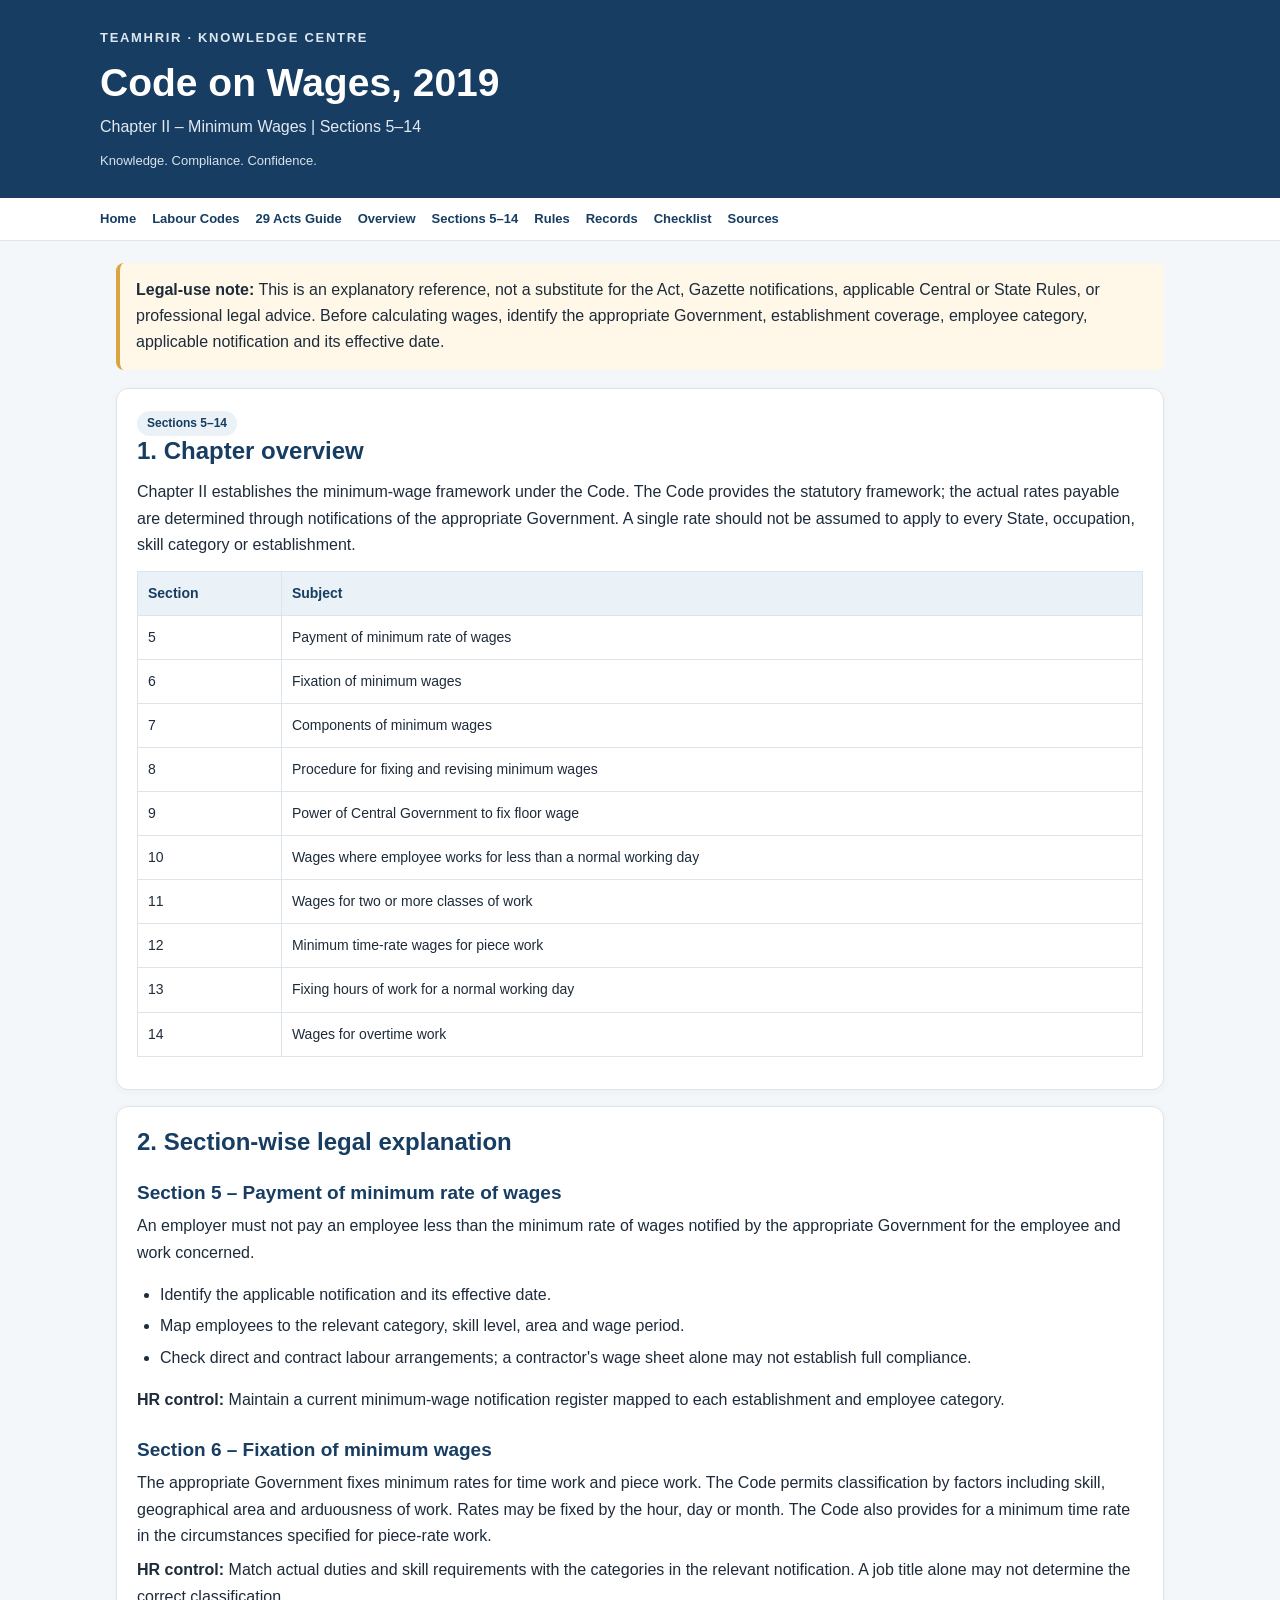
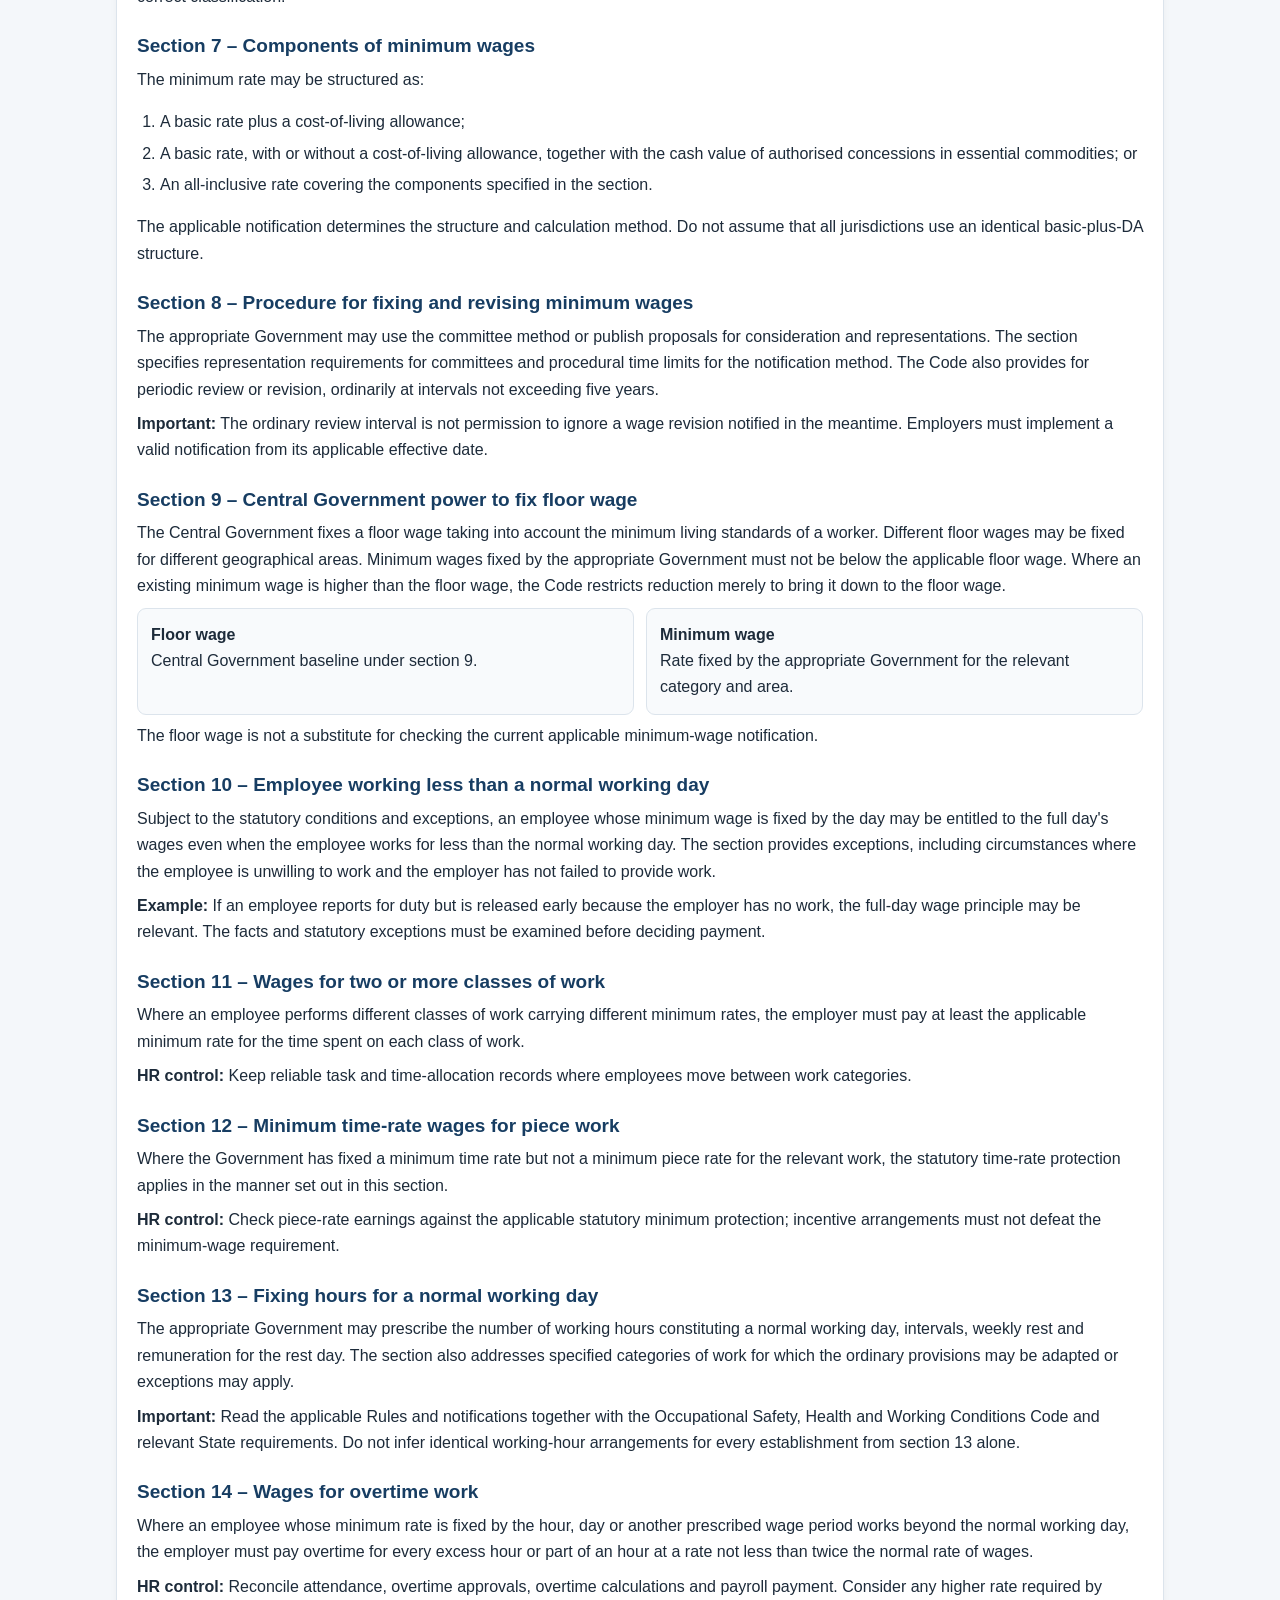
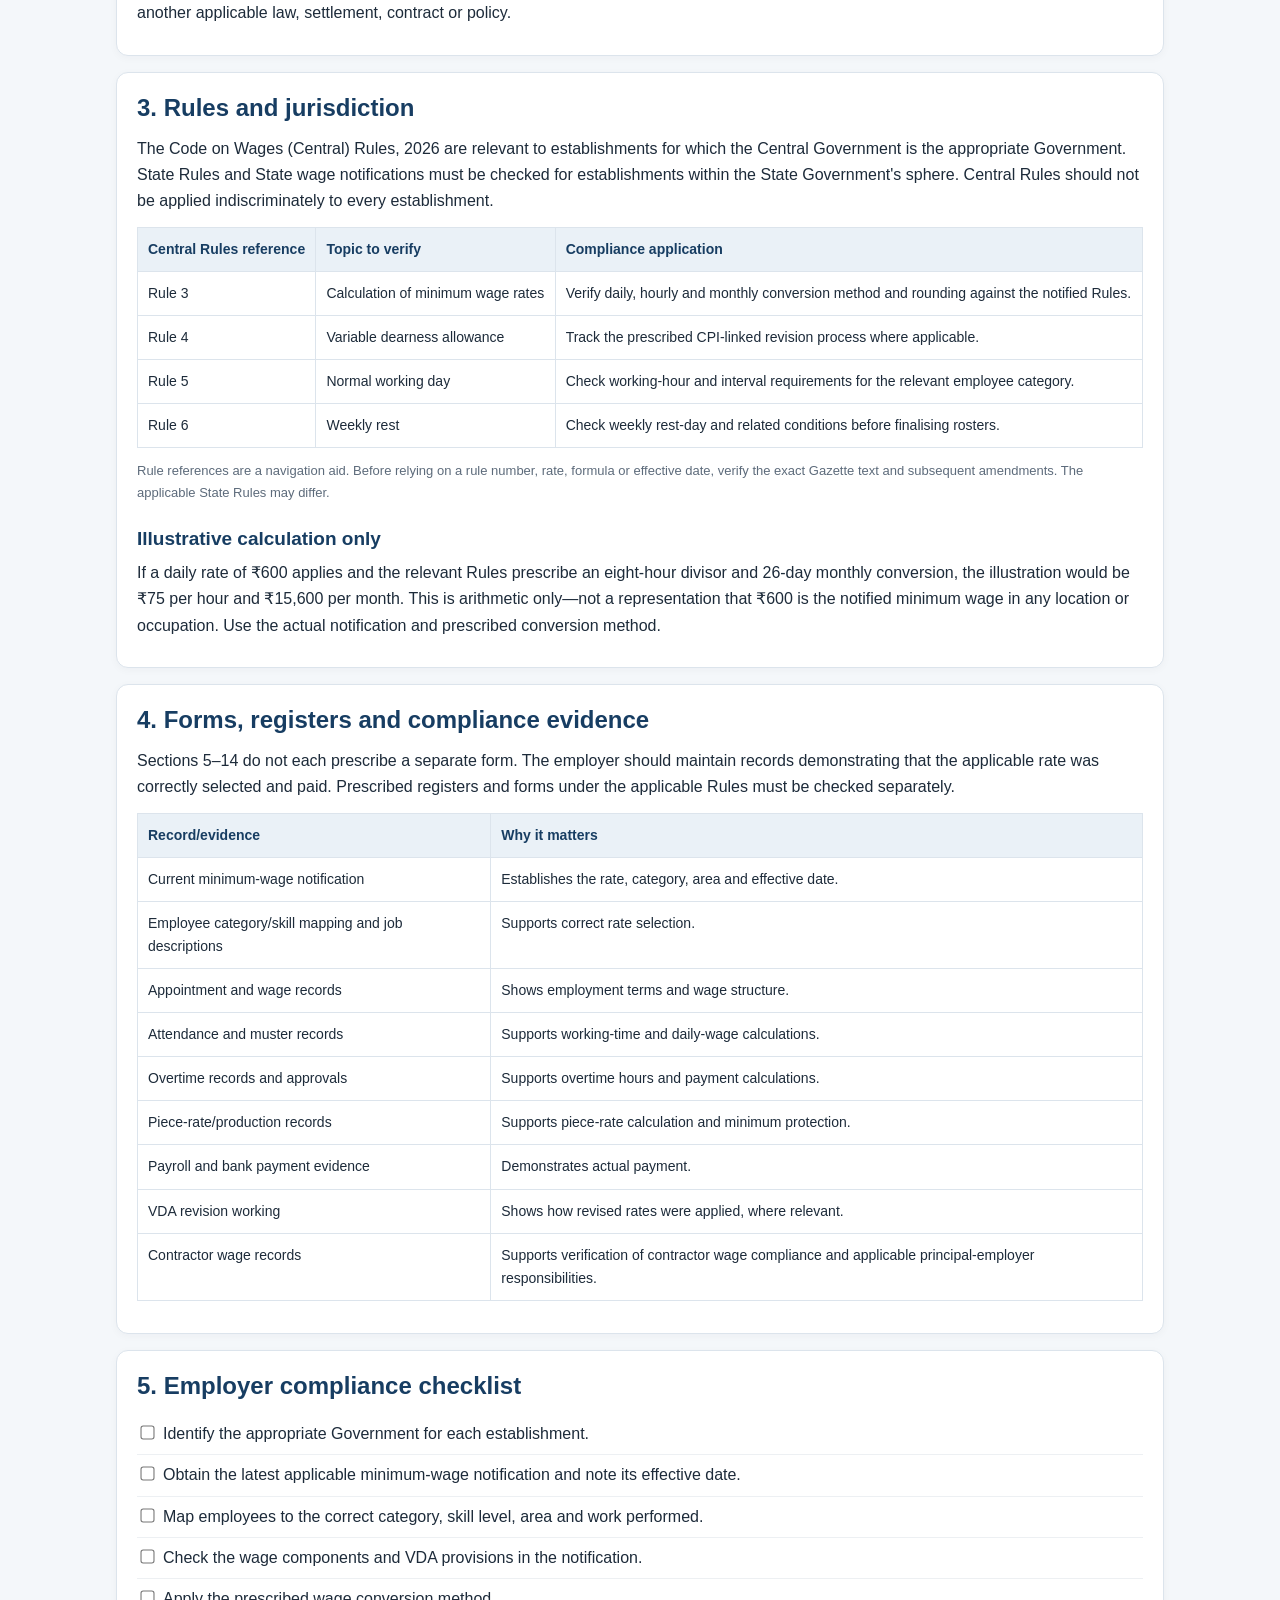
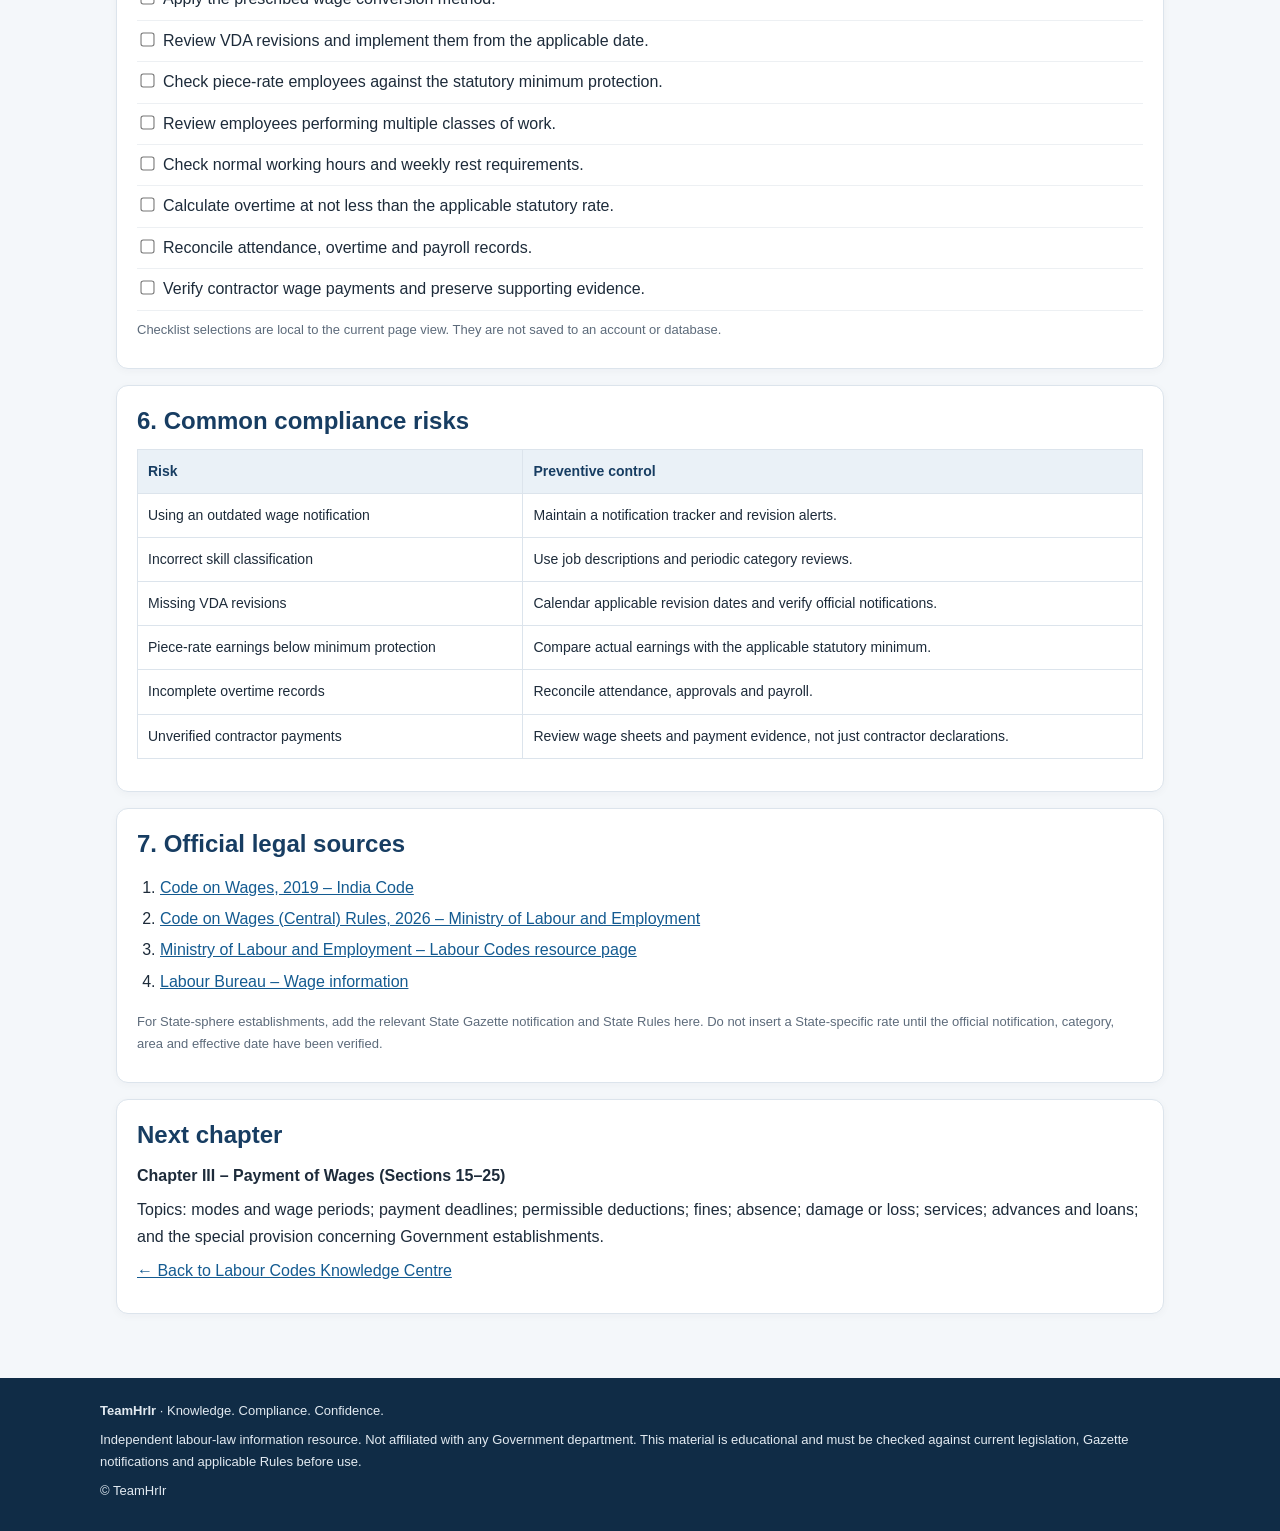
<file: wages-chapter-2-minimum-wages.html>
<!doctype html>
<html lang="en">
  <head>
    <meta charset="utf-8">
    <meta name="viewport" content="width=device-width, initial-scale=1">
    <meta name="description" content="TeamHrIr practical guide to Chapter II of the Code on Wages, 2019 – Minimum Wages, sections 5 to 14.">
    <title>Chapter II – Minimum Wages | TeamHrIr</title>
    <style>
    :root{--navy:#173d62;--ink:#1d2b3a;--muted:#5d6b7b;--line:#dce4ec;--paper:#fff;--wash:#f4f7fa;--gold:#d9a441;--pale:#eaf1f7}
    *{box-sizing:border-box}html{scroll-behavior:smooth}body{margin:0;background:var(--wash);color:var(--ink);font:16px/1.65 Arial,Helvetica,sans-serif}
    a{color:#145b91}a:hover{text-decoration:none}.wrap{max-width:1080px;margin:auto}
    header{background:var(--navy);color:#fff;padding:27px 18px}header .brand{font-size:13px;letter-spacing:.13em;text-transform:uppercase;color:#dce7f0;font-weight:bold}
    header h1{font-size:clamp(27px,5vw,39px);line-height:1.2;margin:12px 0 7px}header p{margin:0;color:#e2eaf1}
    nav{position:sticky;top:0;z-index:10;background:#fff;border-bottom:1px solid var(--line);padding:10px 15px}nav .navlinks{display:flex;gap:16px;overflow-x:auto;white-space:nowrap;max-width:1080px;margin:auto}nav a{font-size:13px;text-decoration:none;color:var(--navy);font-weight:bold}
    main{max-width:1080px;margin:auto;padding:22px 16px 48px}.notice{background:#fff8e9;border-left:4px solid var(--gold);border-radius:8px;padding:14px 16px;margin-bottom:18px}
    .card{background:var(--paper);border:1px solid var(--line);border-radius:12px;padding:20px;margin:16px 0;box-shadow:0 2px 8px rgba(20,40,60,.035)}
    h2{font-size:24px;line-height:1.25;color:var(--navy);margin:0 0 13px}h3{font-size:19px;line-height:1.35;color:var(--navy);margin:23px 0 7px}h4{margin:14px 0 5px}p{margin:8px 0}ul,ol{padding-left:23px}li{margin:5px 0}
    table{width:100%;border-collapse:collapse;margin:12px 0;font-size:14px}th,td{border:1px solid var(--line);padding:10px;text-align:left;vertical-align:top}th{background:var(--pale);color:var(--navy)}
    .pill{display:inline-block;border-radius:20px;background:var(--pale);color:var(--navy);padding:3px 10px;font-size:12px;font-weight:bold}.grid{display:grid;grid-template-columns:repeat(auto-fit,minmax(220px,1fr));gap:12px}.tile{padding:13px;border:1px solid var(--line);border-radius:9px;background:#f8fafc}
    .checklist label{display:block;padding:7px 0;border-bottom:1px solid #edf0f3}.checklist input{margin-right:9px;transform:scale(1.08)}.small{font-size:13px;color:var(--muted)}
    footer{background:#102c46;color:#e2eaf1;padding:22px 16px;font-size:13px}footer a{color:#fff}
    @media(max-width:620px){.card{padding:15px}table{display:block;overflow-x:auto}header{padding:23px 16px}}
  </style>
  </head>
  <body>
    <header>
      <div class="wrap">
        <div class="brand">TeamHrIr · Knowledge Centre</div>
        <h1>Code on Wages, 2019</h1>
        <p>Chapter II – Minimum Wages | Sections 5–14</p>
        <p style="font-size:13px;color:#d8e3ec;margin-top:9px">Knowledge. Compliance. Confidence.</p>
      </div>
    </header>
    <nav aria-label="Page navigation">
      <div class="navlinks">
        <a href="index.html">Home</a>
        <a href="labour-codes.html">Labour Codes</a>
        <a href="acts-consolidated.html">29 Acts Guide</a>
        <a href="#overview">Overview</a>
        <a href="#sections">Sections 5–14</a>
        <a href="#rules">Rules</a>
        <a href="#records">Records</a>
        <a href="#checklist">Checklist</a>
        <a href="#sources">Sources</a>
      </div>
    </nav>
    <main>
      <div class="notice">
        <strong>Legal-use note:</strong> This is an explanatory reference, not a substitute for the Act, Gazette notifications, applicable Central or State Rules, or professional legal advice. Before calculating wages, identify the appropriate Government, establishment coverage, employee category, applicable notification and its effective date.</div>
        <section class="card" id="overview">
          <span class="pill">Sections 5–14</span>
          <h2>1. Chapter overview</h2>
          <p>Chapter II establishes the minimum-wage framework under the Code. The Code provides the statutory framework; the actual rates payable are determined through notifications of the appropriate Government. A single rate should not be assumed to apply to every State, occupation, skill category or establishment.</p>
          <table>
            <thead>
              <tr>
                <th>Section</th>
                <th>Subject</th>
              </tr>
            </thead>
            <tbody>
              <tr>
                <td>5</td>
                <td>Payment of minimum rate of wages</td>
              </tr>
              <tr>
                <td>6</td>
                <td>Fixation of minimum wages</td>
              </tr>
              <tr>
                <td>7</td>
                <td>Components of minimum wages</td>
              </tr>
              <tr>
                <td>8</td>
                <td>Procedure for fixing and revising minimum wages</td>
              </tr>
              <tr>
                <td>9</td>
                <td>Power of Central Government to fix floor wage</td>
              </tr>
              <tr>
                <td>10</td>
                <td>Wages where employee works for less than a normal working day</td>
              </tr>
              <tr>
                <td>11</td>
                <td>Wages for two or more classes of work</td>
              </tr>
              <tr>
                <td>12</td>
                <td>Minimum time-rate wages for piece work</td>
              </tr>
              <tr>
                <td>13</td>
                <td>Fixing hours of work for a normal working day</td>
              </tr>
              <tr>
                <td>14</td>
                <td>Wages for overtime work</td>
              </tr>
            </tbody>
          </table>
        </section>
        <section class="card" id="sections">
          <h2>2. Section-wise legal explanation</h2>
          <h3>Section 5 – Payment of minimum rate of wages</h3>
          <p>An employer must not pay an employee less than the minimum rate of wages notified by the appropriate Government for the employee and work concerned.</p>
          <ul>
            <li>Identify the applicable notification and its effective date.</li>
            <li>Map employees to the relevant category, skill level, area and wage period.</li>
            <li>Check direct and contract labour arrangements; a contractor's wage sheet alone may not establish full compliance.</li>
          </ul>
          <p>
            <strong>HR control:</strong> Maintain a current minimum-wage notification register mapped to each establishment and employee category.</p>
            <h3>Section 6 – Fixation of minimum wages</h3>
            <p>The appropriate Government fixes minimum rates for time work and piece work. The Code permits classification by factors including skill, geographical area and arduousness of work. Rates may be fixed by the hour, day or month. The Code also provides for a minimum time rate in the circumstances specified for piece-rate work.</p>
            <p>
              <strong>HR control:</strong> Match actual duties and skill requirements with the categories in the relevant notification. A job title alone may not determine the correct classification.</p>
              <h3>Section 7 – Components of minimum wages</h3>
              <p>The minimum rate may be structured as:</p>
              <ol>
                <li>A basic rate plus a cost-of-living allowance;</li>
                <li>A basic rate, with or without a cost-of-living allowance, together with the cash value of authorised concessions in essential commodities; or</li>
                <li>An all-inclusive rate covering the components specified in the section.</li>
              </ol>
              <p>The applicable notification determines the structure and calculation method. Do not assume that all jurisdictions use an identical basic-plus-DA structure.</p>
              <h3>Section 8 – Procedure for fixing and revising minimum wages</h3>
              <p>The appropriate Government may use the committee method or publish proposals for consideration and representations. The section specifies representation requirements for committees and procedural time limits for the notification method. The Code also provides for periodic review or revision, ordinarily at intervals not exceeding five years.</p>
              <p>
                <strong>Important:</strong> The ordinary review interval is not permission to ignore a wage revision notified in the meantime. Employers must implement a valid notification from its applicable effective date.</p>
                <h3>Section 9 – Central Government power to fix floor wage</h3>
                <p>The Central Government fixes a floor wage taking into account the minimum living standards of a worker. Different floor wages may be fixed for different geographical areas. Minimum wages fixed by the appropriate Government must not be below the applicable floor wage. Where an existing minimum wage is higher than the floor wage, the Code restricts reduction merely to bring it down to the floor wage.</p>
                <div class="grid">
                  <div class="tile">
                    <strong>Floor wage</strong>
                    <br>Central Government baseline under section 9.</div>
                    <div class="tile">
                      <strong>Minimum wage</strong>
                      <br>Rate fixed by the appropriate Government for the relevant category and area.</div>
                    </div>
                    <p>The floor wage is not a substitute for checking the current applicable minimum-wage notification.</p>
                    <h3>Section 10 – Employee working less than a normal working day</h3>
                    <p>Subject to the statutory conditions and exceptions, an employee whose minimum wage is fixed by the day may be entitled to the full day's wages even when the employee works for less than the normal working day. The section provides exceptions, including circumstances where the employee is unwilling to work and the employer has not failed to provide work.</p>
                    <p>
                      <strong>Example:</strong> If an employee reports for duty but is released early because the employer has no work, the full-day wage principle may be relevant. The facts and statutory exceptions must be examined before deciding payment.</p>
                      <h3>Section 11 – Wages for two or more classes of work</h3>
                      <p>Where an employee performs different classes of work carrying different minimum rates, the employer must pay at least the applicable minimum rate for the time spent on each class of work.</p>
                      <p>
                        <strong>HR control:</strong> Keep reliable task and time-allocation records where employees move between work categories.</p>
                        <h3>Section 12 – Minimum time-rate wages for piece work</h3>
                        <p>Where the Government has fixed a minimum time rate but not a minimum piece rate for the relevant work, the statutory time-rate protection applies in the manner set out in this section.</p>
                        <p>
                          <strong>HR control:</strong> Check piece-rate earnings against the applicable statutory minimum protection; incentive arrangements must not defeat the minimum-wage requirement.</p>
                          <h3>Section 13 – Fixing hours for a normal working day</h3>
                          <p>The appropriate Government may prescribe the number of working hours constituting a normal working day, intervals, weekly rest and remuneration for the rest day. The section also addresses specified categories of work for which the ordinary provisions may be adapted or exceptions may apply.</p>
                          <p>
                            <strong>Important:</strong> Read the applicable Rules and notifications together with the Occupational Safety, Health and Working Conditions Code and relevant State requirements. Do not infer identical working-hour arrangements for every establishment from section 13 alone.</p>
                            <h3>Section 14 – Wages for overtime work</h3>
                            <p>Where an employee whose minimum rate is fixed by the hour, day or another prescribed wage period works beyond the normal working day, the employer must pay overtime for every excess hour or part of an hour at a rate not less than twice the normal rate of wages.</p>
                            <p>
                              <strong>HR control:</strong> Reconcile attendance, overtime approvals, overtime calculations and payroll payment. Consider any higher rate required by another applicable law, settlement, contract or policy.</p>
                            </section>
                            <section class="card" id="rules">
                              <h2>3. Rules and jurisdiction</h2>
                              <p>The Code on Wages (Central) Rules, 2026 are relevant to establishments for which the Central Government is the appropriate Government. State Rules and State wage notifications must be checked for establishments within the State Government's sphere. Central Rules should not be applied indiscriminately to every establishment.</p>
                              <table>
                                <thead>
                                  <tr>
                                    <th>Central Rules reference</th>
                                    <th>Topic to verify</th>
                                    <th>Compliance application</th>
                                  </tr>
                                </thead>
                                <tbody>
                                  <tr>
                                    <td>Rule 3</td>
                                    <td>Calculation of minimum wage rates</td>
                                    <td>Verify daily, hourly and monthly conversion method and rounding against the notified Rules.</td>
                                  </tr>
                                  <tr>
                                    <td>Rule 4</td>
                                    <td>Variable dearness allowance</td>
                                    <td>Track the prescribed CPI-linked revision process where applicable.</td>
                                  </tr>
                                  <tr>
                                    <td>Rule 5</td>
                                    <td>Normal working day</td>
                                    <td>Check working-hour and interval requirements for the relevant employee category.</td>
                                  </tr>
                                  <tr>
                                    <td>Rule 6</td>
                                    <td>Weekly rest</td>
                                    <td>Check weekly rest-day and related conditions before finalising rosters.</td>
                                  </tr>
                                </tbody>
                              </table>
                              <p class="small">Rule references are a navigation aid. Before relying on a rule number, rate, formula or effective date, verify the exact Gazette text and subsequent amendments. The applicable State Rules may differ.</p>
                              <h3>Illustrative calculation only</h3>
                              <p>If a daily rate of ₹600 applies and the relevant Rules prescribe an eight-hour divisor and 26-day monthly conversion, the illustration would be ₹75 per hour and ₹15,600 per month. This is arithmetic only—not a representation that ₹600 is the notified minimum wage in any location or occupation. Use the actual notification and prescribed conversion method.</p>
                            </section>
                            <section class="card" id="records">
                              <h2>4. Forms, registers and compliance evidence</h2>
                              <p>Sections 5–14 do not each prescribe a separate form. The employer should maintain records demonstrating that the applicable rate was correctly selected and paid. Prescribed registers and forms under the applicable Rules must be checked separately.</p>
                              <table>
                                <thead>
                                  <tr>
                                    <th>Record/evidence</th>
                                    <th>Why it matters</th>
                                  </tr>
                                </thead>
                                <tbody>
                                  <tr>
                                    <td>Current minimum-wage notification</td>
                                    <td>Establishes the rate, category, area and effective date.</td>
                                  </tr>
                                  <tr>
                                    <td>Employee category/skill mapping and job descriptions</td>
                                    <td>Supports correct rate selection.</td>
                                  </tr>
                                  <tr>
                                    <td>Appointment and wage records</td>
                                    <td>Shows employment terms and wage structure.</td>
                                  </tr>
                                  <tr>
                                    <td>Attendance and muster records</td>
                                    <td>Supports working-time and daily-wage calculations.</td>
                                  </tr>
                                  <tr>
                                    <td>Overtime records and approvals</td>
                                    <td>Supports overtime hours and payment calculations.</td>
                                  </tr>
                                  <tr>
                                    <td>Piece-rate/production records</td>
                                    <td>Supports piece-rate calculation and minimum protection.</td>
                                  </tr>
                                  <tr>
                                    <td>Payroll and bank payment evidence</td>
                                    <td>Demonstrates actual payment.</td>
                                  </tr>
                                  <tr>
                                    <td>VDA revision working</td>
                                    <td>Shows how revised rates were applied, where relevant.</td>
                                  </tr>
                                  <tr>
                                    <td>Contractor wage records</td>
                                    <td>Supports verification of contractor wage compliance and applicable principal-employer responsibilities.</td>
                                  </tr>
                                </tbody>
                              </table>
                            </section>
                            <section class="card" id="checklist">
                              <h2>5. Employer compliance checklist</h2>
                              <div class="checklist">
                                <label>
                                  <input type="checkbox">Identify the appropriate Government for each establishment.</label>
                                  <label>
                                    <input type="checkbox">Obtain the latest applicable minimum-wage notification and note its effective date.</label>
                                    <label>
                                      <input type="checkbox">Map employees to the correct category, skill level, area and work performed.</label>
                                      <label>
                                        <input type="checkbox">Check the wage components and VDA provisions in the notification.</label>
                                        <label>
                                          <input type="checkbox">Apply the prescribed wage conversion method.</label>
                                          <label>
                                            <input type="checkbox">Review VDA revisions and implement them from the applicable date.</label>
                                            <label>
                                              <input type="checkbox">Check piece-rate employees against the statutory minimum protection.</label>
                                              <label>
                                                <input type="checkbox">Review employees performing multiple classes of work.</label>
                                                <label>
                                                  <input type="checkbox">Check normal working hours and weekly rest requirements.</label>
                                                  <label>
                                                    <input type="checkbox">Calculate overtime at not less than the applicable statutory rate.</label>
                                                    <label>
                                                      <input type="checkbox">Reconcile attendance, overtime and payroll records.</label>
                                                      <label>
                                                        <input type="checkbox">Verify contractor wage payments and preserve supporting evidence.</label>
                                                      </div>
                                                      <p class="small">Checklist selections are local to the current page view. They are not saved to an account or database.</p>
                                                    </section>
                                                    <section class="card">
                                                      <h2>6. Common compliance risks</h2>
                                                      <table>
                                                        <thead>
                                                          <tr>
                                                            <th>Risk</th>
                                                            <th>Preventive control</th>
                                                          </tr>
                                                        </thead>
                                                        <tbody>
                                                          <tr>
                                                            <td>Using an outdated wage notification</td>
                                                            <td>Maintain a notification tracker and revision alerts.</td>
                                                          </tr>
                                                          <tr>
                                                            <td>Incorrect skill classification</td>
                                                            <td>Use job descriptions and periodic category reviews.</td>
                                                          </tr>
                                                          <tr>
                                                            <td>Missing VDA revisions</td>
                                                            <td>Calendar applicable revision dates and verify official notifications.</td>
                                                          </tr>
                                                          <tr>
                                                            <td>Piece-rate earnings below minimum protection</td>
                                                            <td>Compare actual earnings with the applicable statutory minimum.</td>
                                                          </tr>
                                                          <tr>
                                                            <td>Incomplete overtime records</td>
                                                            <td>Reconcile attendance, approvals and payroll.</td>
                                                          </tr>
                                                          <tr>
                                                            <td>Unverified contractor payments</td>
                                                            <td>Review wage sheets and payment evidence, not just contractor declarations.</td>
                                                          </tr>
                                                        </tbody>
                                                      </table>
                                                    </section>
                                                    <section class="card" id="sources">
                                                      <h2>7. Official legal sources</h2>
                                                      <ol>
                                                        <li>
                                                          <a href="https://www.indiacode.nic.in/bitstream/123456789/15793/1/aA2019-29.pdf" target="_blank" rel="noopener">Code on Wages, 2019 – India Code</a>
                                                        </li>
                                                        <li>
                                                          <a href="https://www.labour.gov.in/static/uploads/2026/05/6eb0c35ba63b776487a025e5123b6b12.pdf" target="_blank" rel="noopener">Code on Wages (Central) Rules, 2026 – Ministry of Labour and Employment</a>
                                                        </li>
                                                        <li>
                                                          <a href="https://www.labour.gov.in/offerings/schemes-and-services/details/labour-codes-gzNzQzMtQWa" target="_blank" rel="noopener">Ministry of Labour and Employment – Labour Codes resource page</a>
                                                        </li>
                                                        <li>
                                                          <a href="https://www.labourbureau.gov.in/wages" target="_blank" rel="noopener">Labour Bureau – Wage information</a>
                                                        </li>
                                                      </ol>
                                                      <p class="small">For State-sphere establishments, add the relevant State Gazette notification and State Rules here. Do not insert a State-specific rate until the official notification, category, area and effective date have been verified.</p>
                                                    </section>
                                                    <section class="card">
                                                      <h2>Next chapter</h2>
                                                      <p>
                                                        <strong>Chapter III – Payment of Wages (Sections 15–25)</strong>
                                                      </p>
                                                      <p>Topics: modes and wage periods; payment deadlines; permissible deductions; fines; absence; damage or loss; services; advances and loans; and the special provision concerning Government establishments.</p>
                                                      <p>
                                                        <a href="labour-codes.html">← Back to Labour Codes Knowledge Centre</a>
                                                      </p>
                                                    </section>
                                                  </main>
                                                  <footer>
                                                    <div class="wrap">
                                                      <strong>TeamHrIr</strong> · Knowledge. Compliance. Confidence.
                                                      <p>Independent labour-law information resource. Not affiliated with any Government department. This material is educational and must be checked against current legislation, Gazette notifications and applicable Rules before use.</p>
                                                      <p>© TeamHrIr</p>
                                                    </div>
                                                  </footer>
                                                </body>
                                              </html>
</file>
<file: assets/styles.css>
:root {
  --navy: #142d48;
  --blue: #2c668e;
  --ink: #172a3a;
  --muted: #617180;
  --soft: #f3f7f9;
  --line: #dce4e9;
}

* {
  box-sizing: border-box;
}

html {
  scroll-behavior: smooth;
  scroll-padding-top: 85px;
}

body {
  margin: 0;
  font-family: Arial, sans-serif;
  color: var(--ink);
  line-height: 1.65;
}

a {
  color: inherit;
  text-decoration: none;
}

.container {
  width: min(1120px, 92%);
  margin: auto;
}

.header {
  position: sticky;
  top: 0;
  z-index: 10;
  background: white;
  border-bottom: 1px solid var(--line);
}

.nav-wrap {
  min-height: 75px;
  display: flex;
  justify-content: space-between;
  align-items: center;
  gap: 20px;
}

.brand {
  display: flex;
  align-items: center;
  gap: 10px;
  color: var(--navy);
}

.logo {
  background: var(--navy);
  color: white;
  width: 42px;
  height: 42px;
  display: grid;
  place-items: center;
  border-radius: 10px;
  font-size: 24px;
  font-weight: bold;
}

.brand strong {
  display: block;
  font-size: 21px;
}

.brand small {
  display: block;
  font-size: 9px;
  letter-spacing: 1px;
}

nav {
  display: flex;
  gap: 18px;
  align-items: center;
  font-size: 13px;
  font-weight: bold;
}

nav a:hover {
  color: var(--blue);
}

.nav-button {
  background: var(--navy);
  color: white;
  padding: 10px 15px;
  border-radius: 7px;
}

.menu-toggle {
  display: none;
  border: 0;
  background: white;
  font-size: 24px;
}

.hero {
  padding: 75px 0;
  background: linear-gradient(120deg, #f2f7fa, white, #e8f1f4);
}

.hero-grid,
.split {
  display: grid;
  grid-template-columns: 1.1fr .9fr;
  gap: 50px;
  align-items: center;
}

.eyebrow {
  color: var(--blue);
  font-size: 10px;
  font-weight: bold;
  letter-spacing: 2px;
}

.hero h1 {
  font-size: clamp(40px, 5vw, 62px);
  line-height: 1.1;
  color: var(--navy);
  margin: 15px 0;
}

.hero h1 span {
  color: #3b7896;
}

.lead {
  font-size: 17px;
  color: var(--muted);
  margin-bottom: 28px;
}

.btn {
  display: inline-block;
  padding: 12px 18px;
  border-radius: 7px;
  font-size: 13px;
  font-weight: bold;
  margin: 5px 5px 5px 0;
}

.primary {
  background: var(--navy);
  color: white;
}

.secondary {
  border: 1px solid #b8c8d2;
  color: var(--navy);
}

.tagline {
  margin-top: 25px;
  font-weight: bold;
  color: var(--blue);
}

.hero-panel {
  background: var(--navy);
  color: white;
  border-radius: 15px;
  padding: 28px;
}

.panel-heading {
  color: #b8d0df;
  font-size: 11px;
  letter-spacing: 2px;
}

.focus {
  display: flex;
  gap: 15px;
  align-items: center;
  padding: 20px 0;
  border-top: 1px solid #496078;
}

.focus b {
  color: #8bb8ce;
}

.focus strong,
.focus small {
  display: block;
}

.focus small {
  color: #b7c9d5;
}

.panel-footer {
  font-size: 11px;
  color: #bfd0da;
}

.trust {
  border-bottom: 1px solid var(--line);
}

.trust-grid {
  display: grid;
  grid-template-columns: repeat(3, 1fr);
  gap: 20px;
  padding: 22px 0;
}

.trust-grid strong,
.trust-grid small {
  display: block;
}

.trust-grid strong {
  color: var(--navy);
}

.trust-grid small {
  color: var(--muted);
}

.section {
  padding: 75px 0;
}

.soft {
  background: var(--soft);
}

.section-title {
  text-align: center;
  max-width: 680px;
  margin: 0 auto 40px;
}

.section-title h2,
.split h2 {
  font-size: 36px;
  line-height: 1.2;
  color: var(--navy);
}

.section-title p,
.split p {
  color: var(--muted);
}

.cards {
  display: grid;
  grid-template-columns: repeat(3, 1fr);
  gap: 20px;
}

.products {
  grid-template-columns: repeat(2, 1fr);
}

.card {
  border: 1px solid var(--line);
  border-radius: 12px;
  padding: 25px;
  background: white;
}

.card-icon {
  background: #eaf2f5;
  color: var(--navy);
  width: 45px;
  height: 45px;
  border-radius: 10px;
  display: grid;
  place-items: center;
  font-weight: bold;
}

.card h3 {
  color: var(--navy);
  font-size: 21px;
}

.card p {
  color: var(--muted);
  font-size: 13px;
}

.card a:not(.btn) {
  color: var(--blue);
  font-weight: bold;
  font-size: 13px;
}

.card ul,
.split ul {
  color: var(--muted);
  font-size: 13px;
  padding-left: 20px;
}

.update-box {
  padding: 30px;
  border: 1px solid var(--line);
  border-radius: 12px;
  background: white;
}

.update-box h3 {
  color: var(--navy);
}

.product-label {
  font-size: 10px;
  font-weight: bold;
  color: var(--blue);
}

.price {
  font-weight: bold;
  color: var(--navy) !important;
}

.note {
  text-align: center;
  font-size: 11px;
  color: var(--muted);
  margin-top: 20px;
}

.newsletter {
  background: var(--navy);
  color: white;
  padding: 55px 0;
}

.newsletter-inner {
  display: flex;
  align-items: center;
  justify-content: space-between;
  gap: 30px;
}

.newsletter h2,
.contact h2 {
  font-size: 32px;
}

.newsletter p,
.contact p {
  color: #c4d4df;
}

.light {
  color: #9bc4d5;
}

.white {
  background: white;
  color: var(--navy);
}

.contact {
  background: #1d4264;
  color: white;
  padding: 60px 0;
}

.contact-links {
  display: grid;
  gap: 12px;
}

.contact-links a,
.contact-links div {
  border: 1px solid #648097;
  border-radius: 8px;
  padding: 14px;
}

.contact-links small,
.contact-links strong {
  display: block;
}

.contact-links small {
  color: #b8d0df;
}

footer {
  background: #10243a;
  color: white;
  padding: 30px 0;
}

.footer p,
.footer small {
  color: #bdcbd5;
}

.footer small {
  font-size: 10px;
}

@media(max-width: 850px) {
  nav {
    gap: 10px;
    font-size: 11px;
  }

  .hero-grid,
  .split {
    gap: 25px;
  }
}

@media(max-width: 680px) {
  .menu-toggle {
    display: block;
  }

  nav {
    display: none;
    position: absolute;
    top: 68px;
    left: 0;
    right: 0;
    background: white;
    padding: 20px;
    flex-direction: column;
    align-items: stretch;
  }

  nav.open {
    display: flex;
  }

  .hero-grid,
  .split,
  .cards,
  .products,
  .trust-grid {
    grid-template-columns: 1fr;
  }

  .hero {
    padding: 45px 0;
  }

  .hero h1 {
    font-size: 42px;
  }

  .section {
    padding: 55px 0;
  }

  .newsletter-inner {
    flex-direction: column;
    align-items: flex-start;
  }
}
</file>
